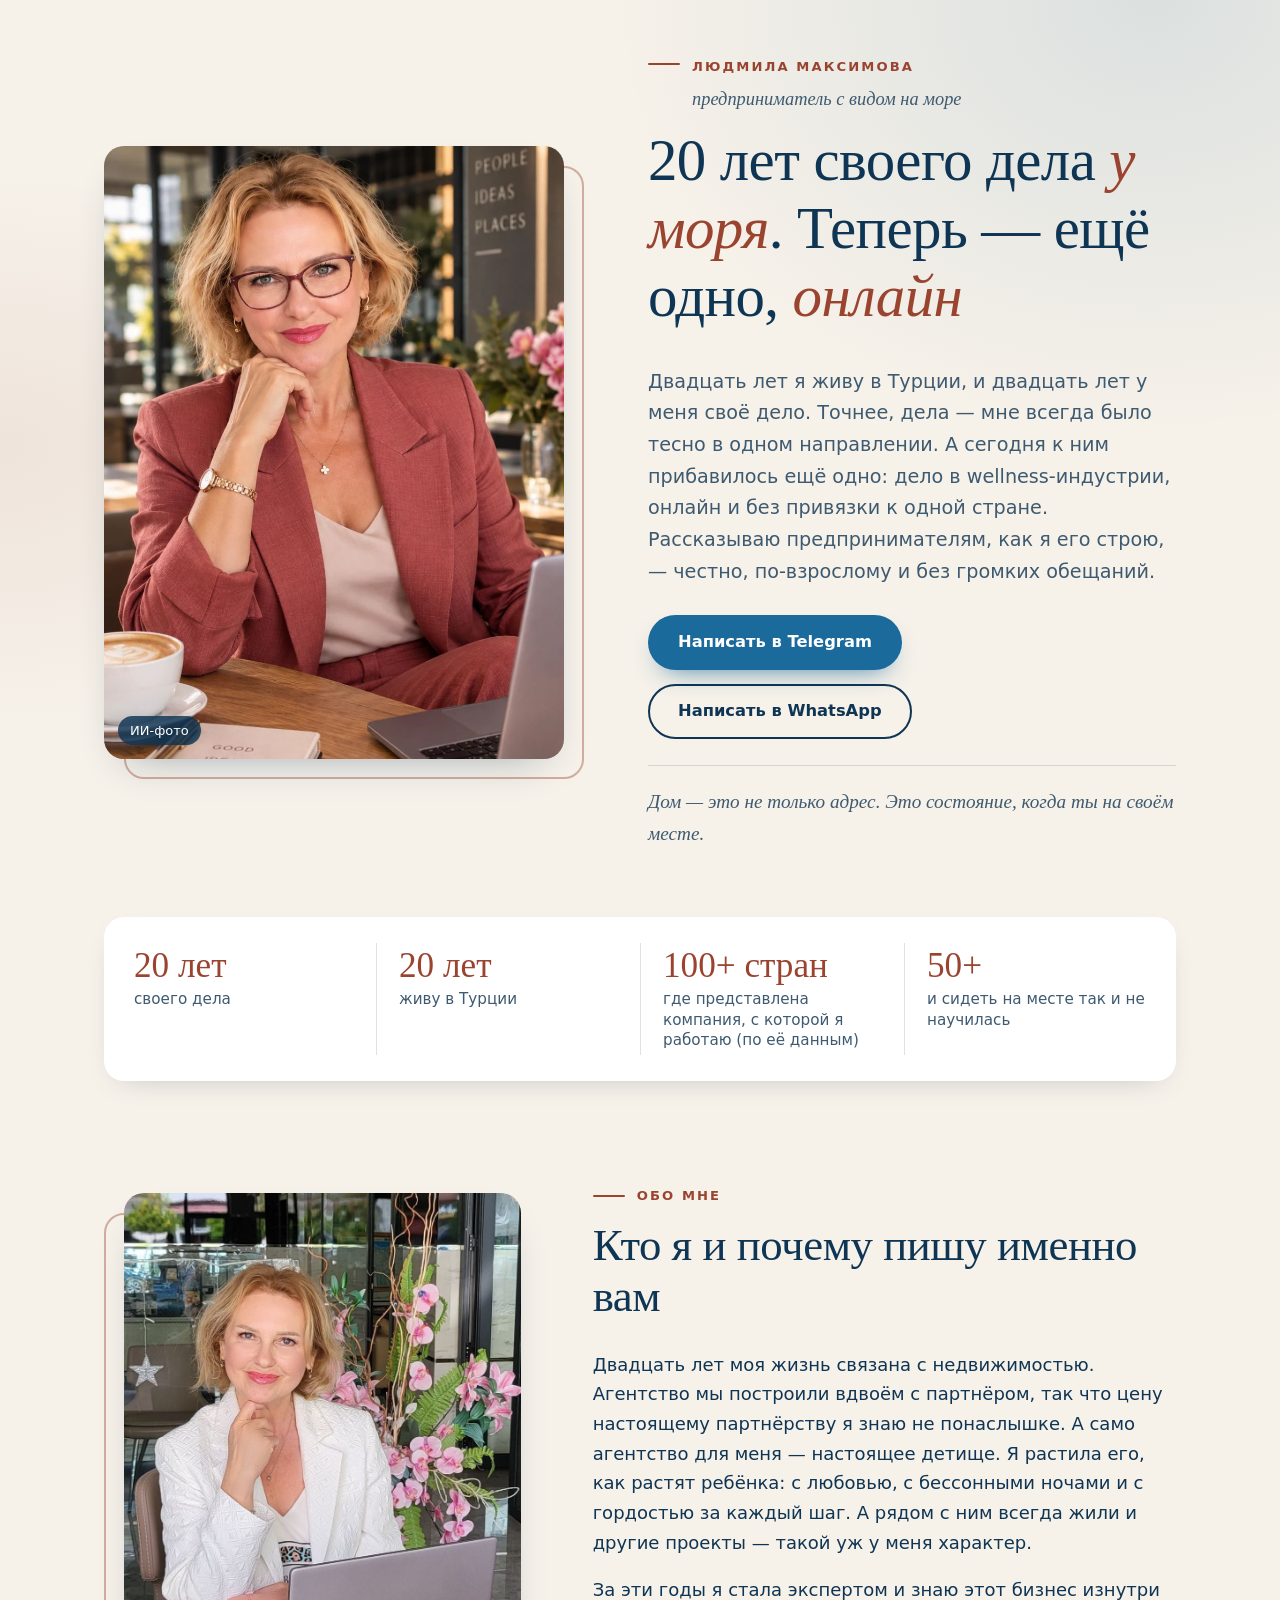
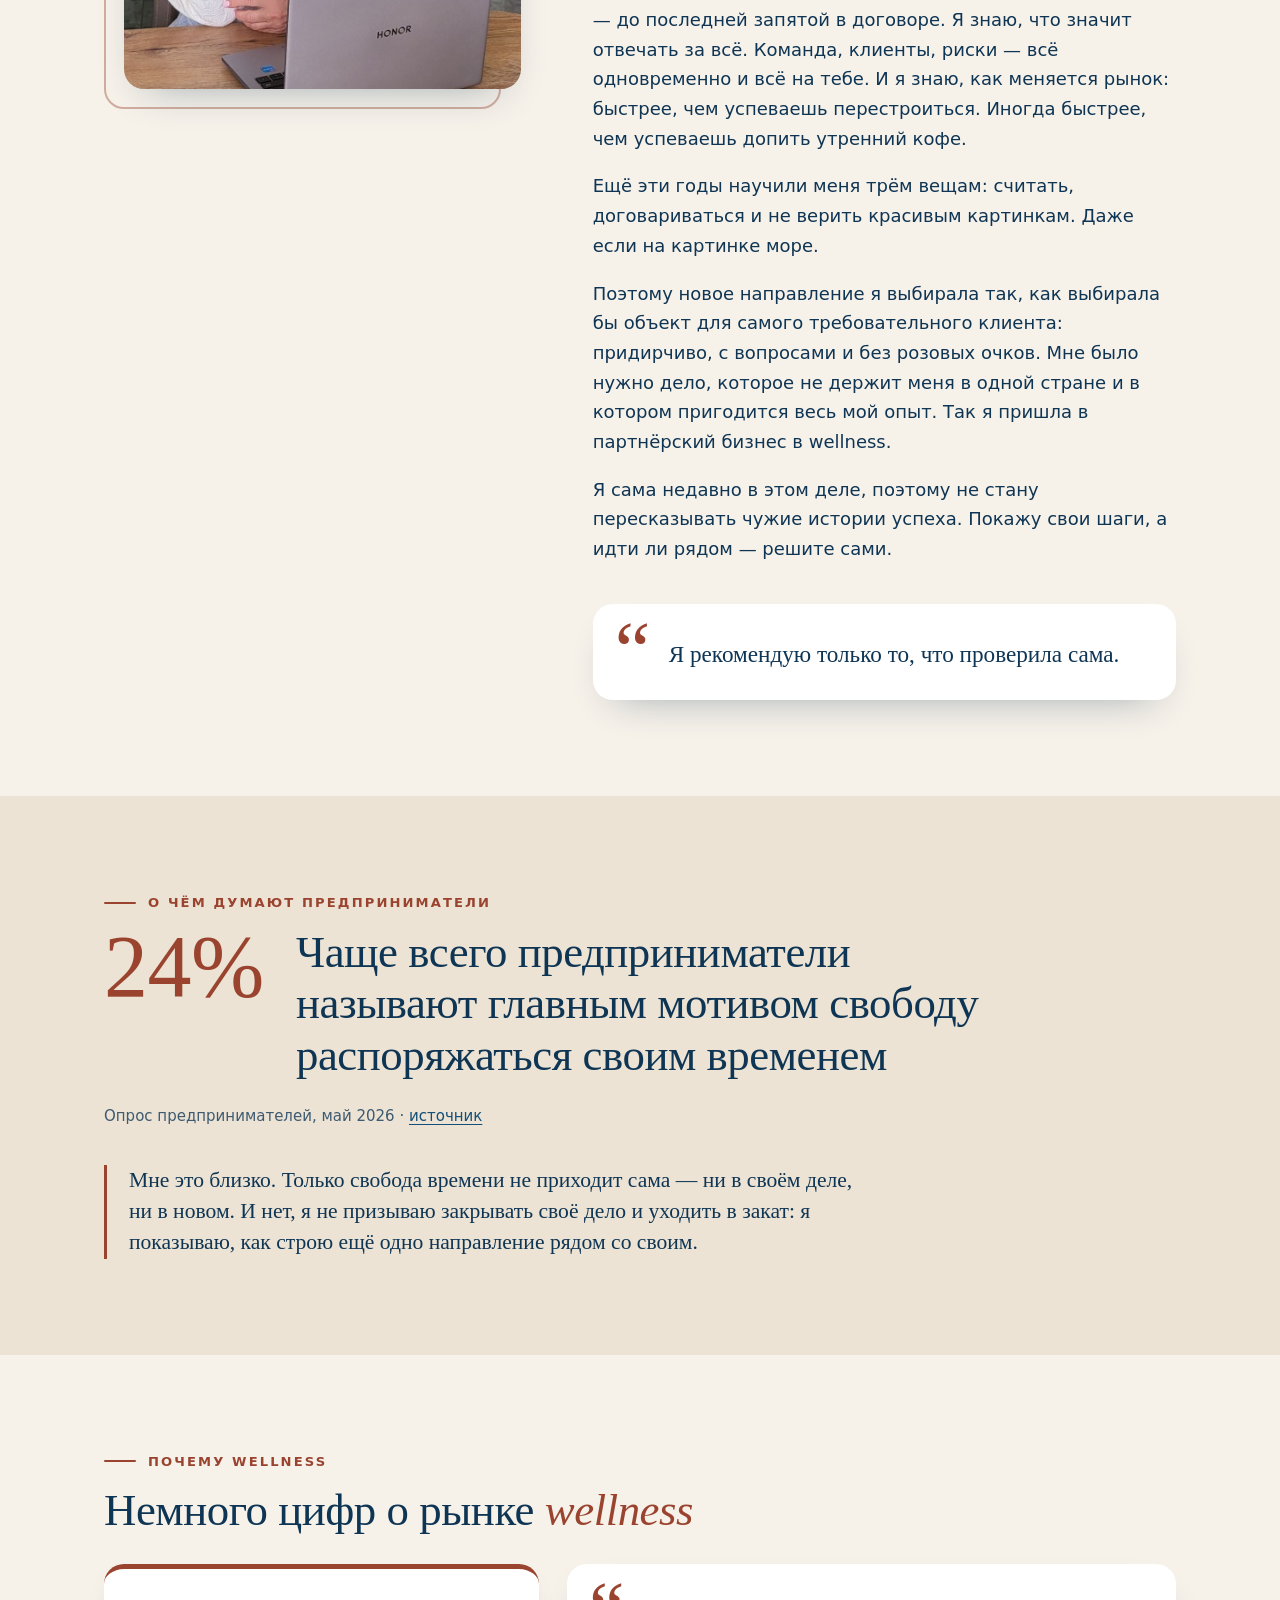
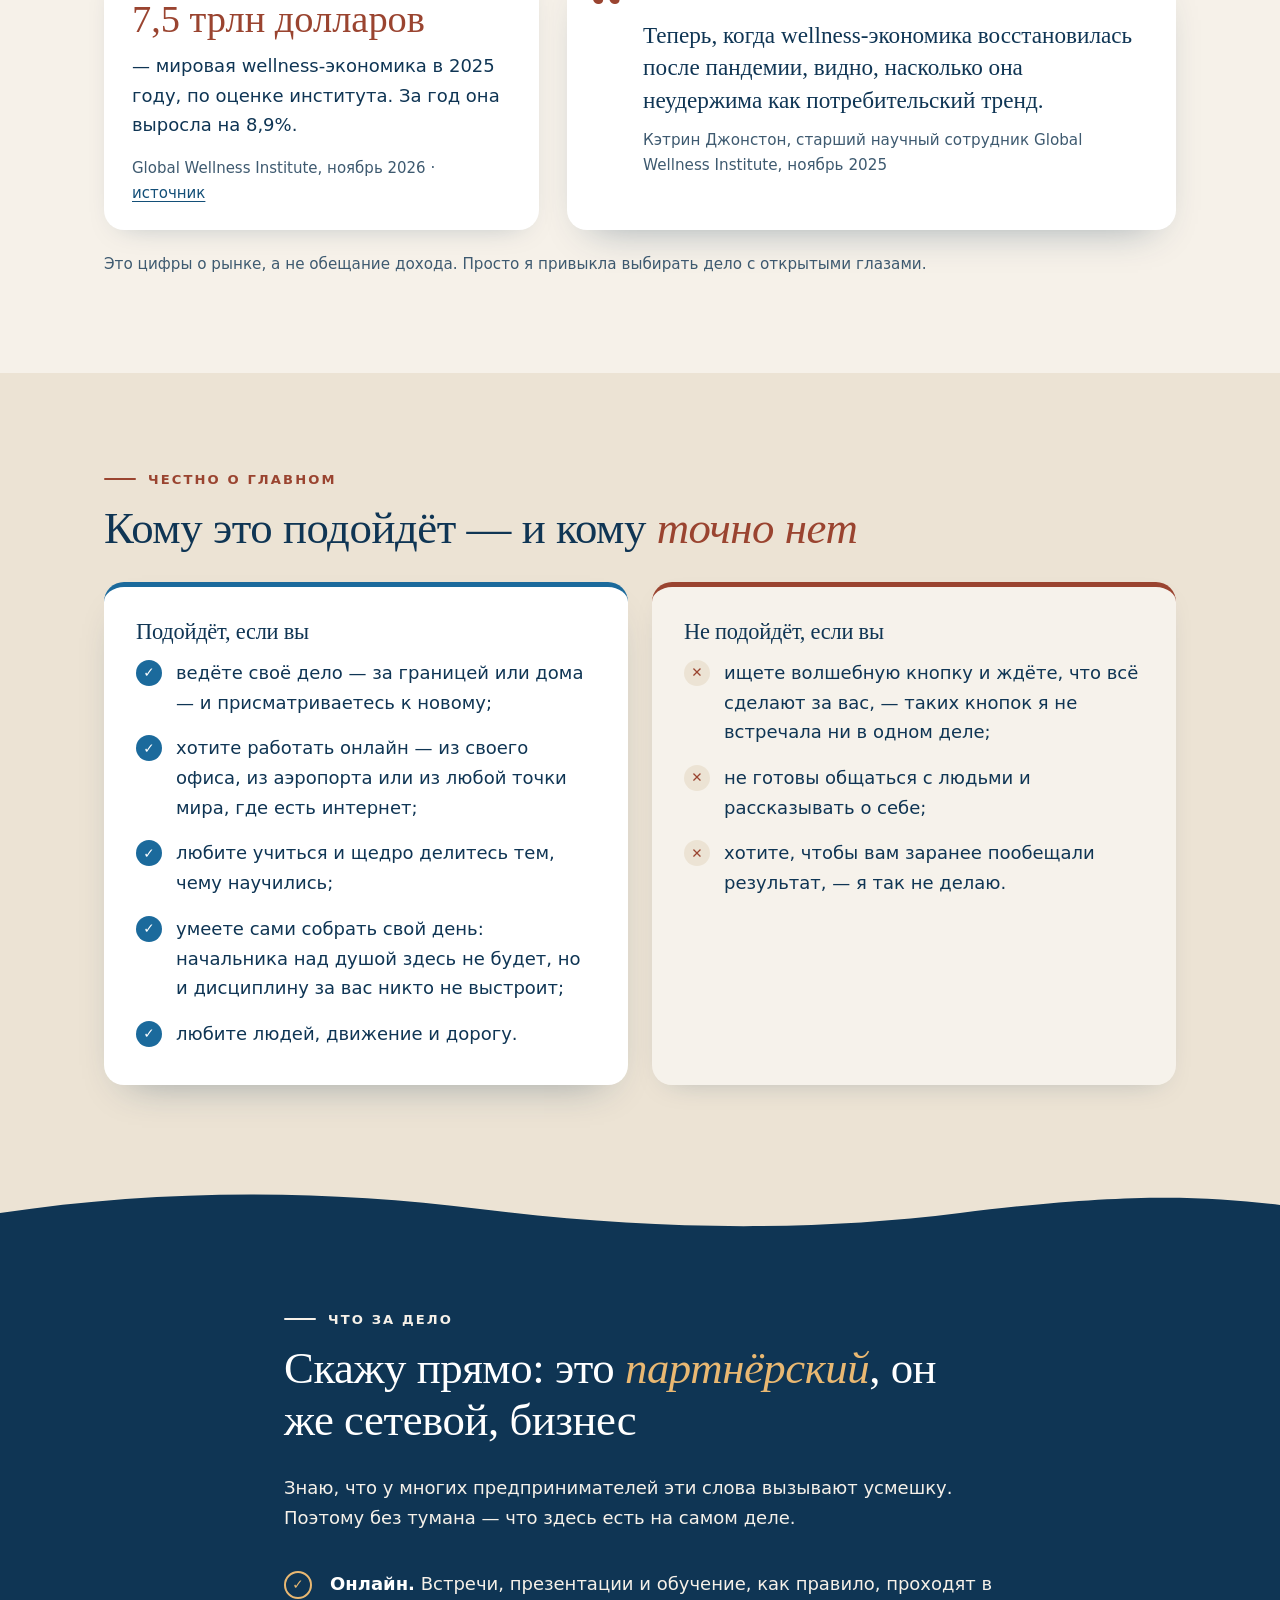
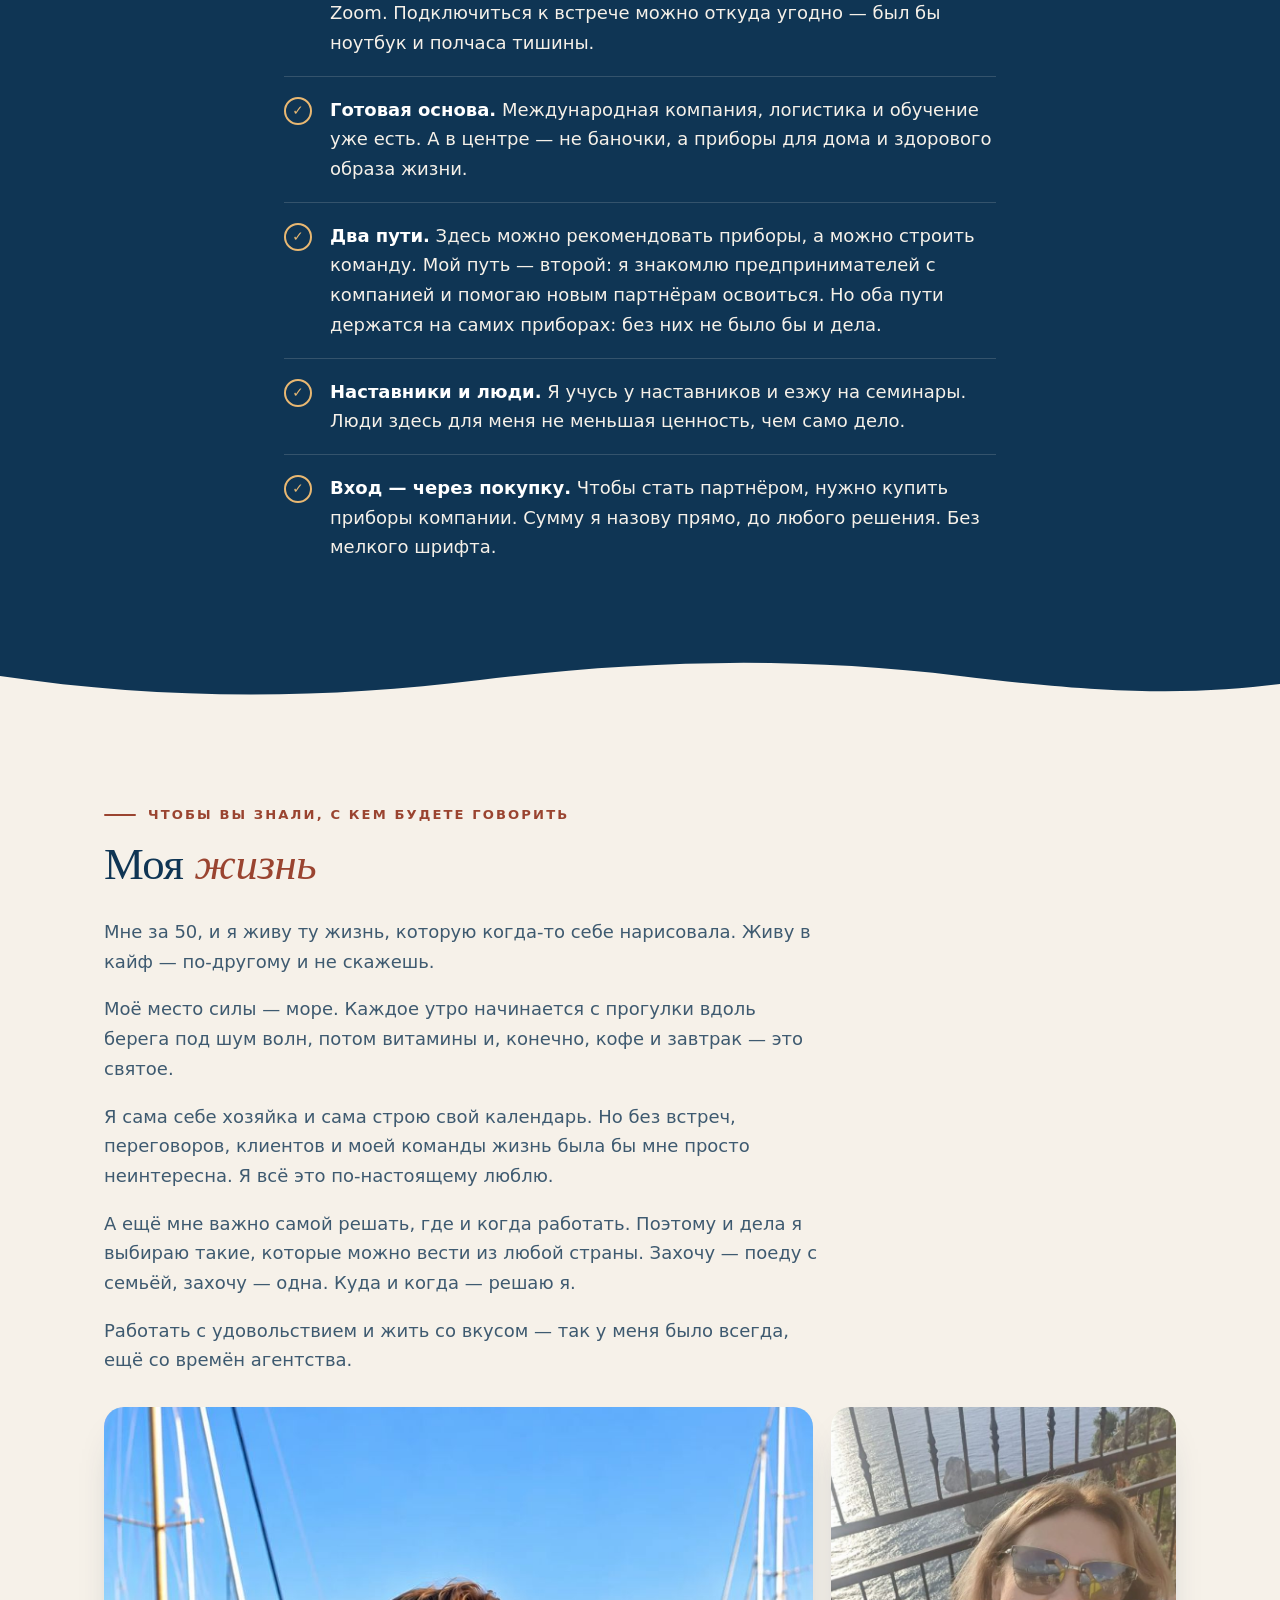
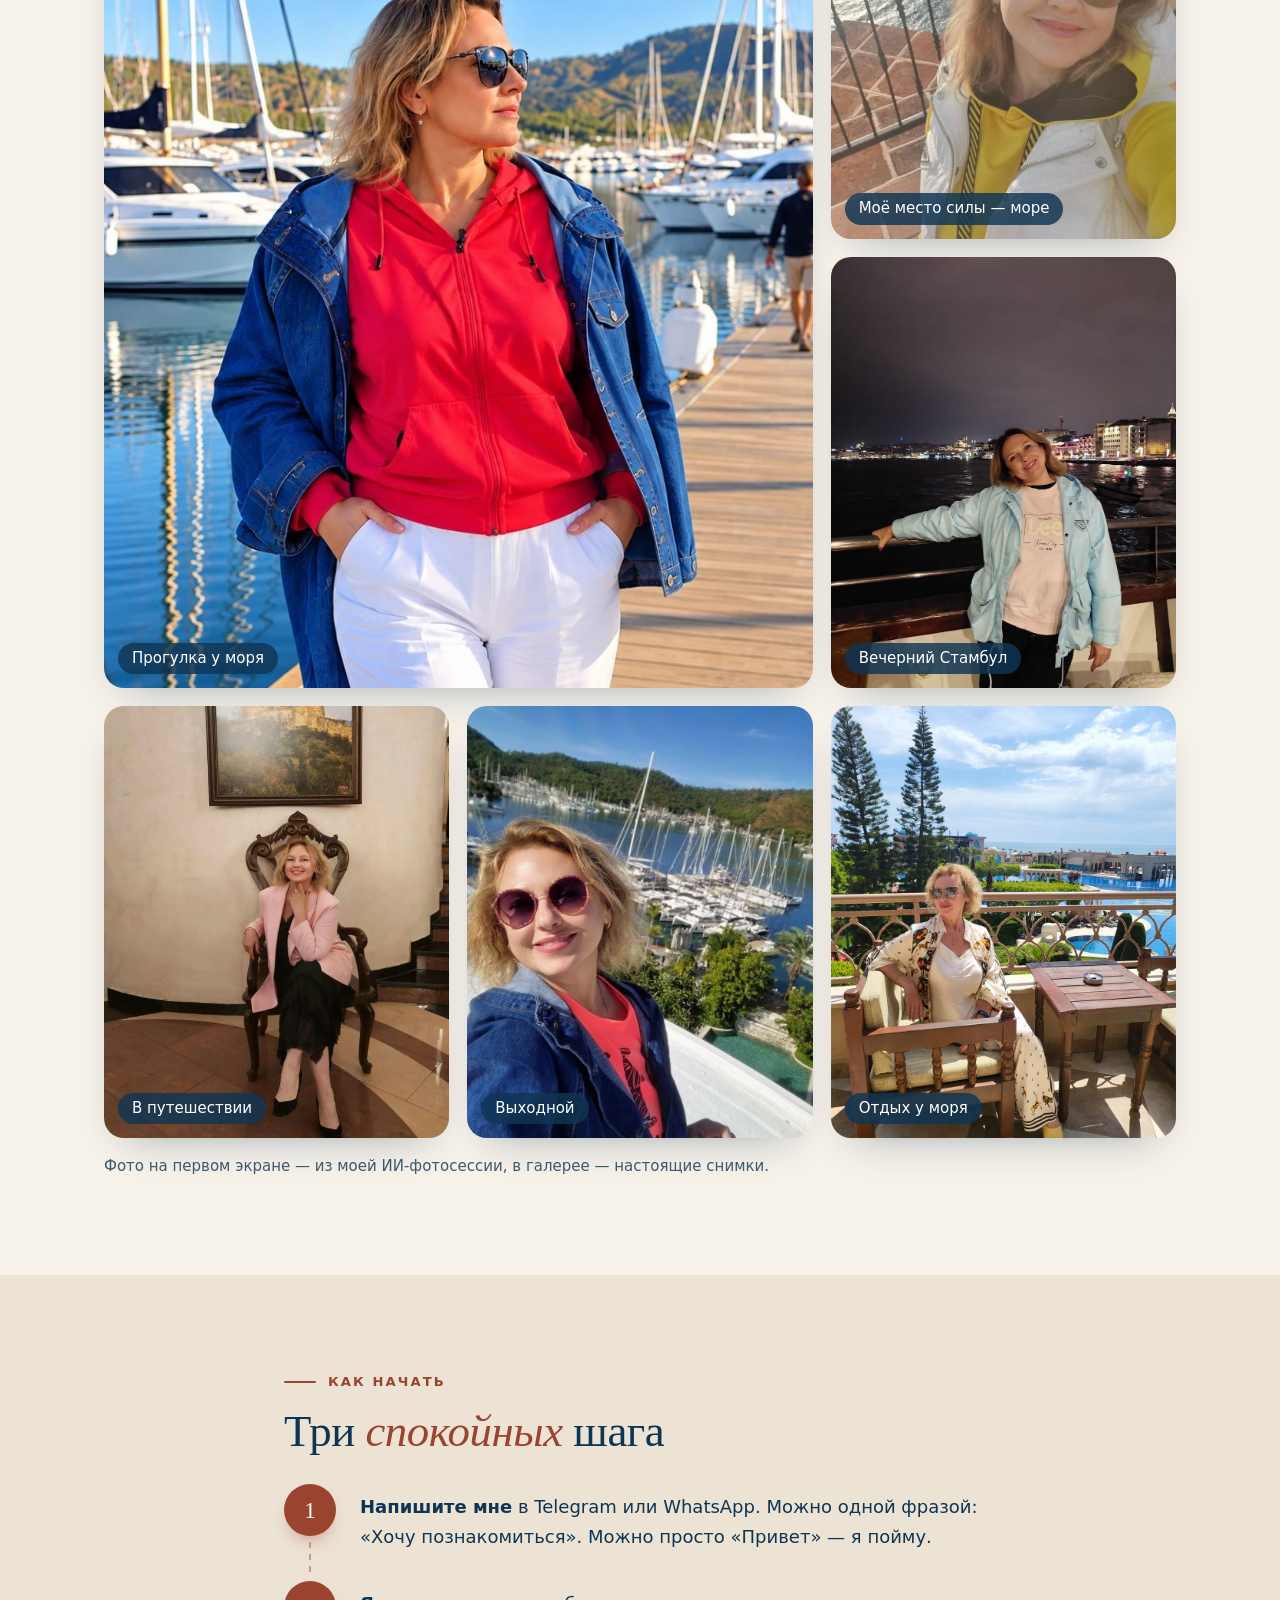
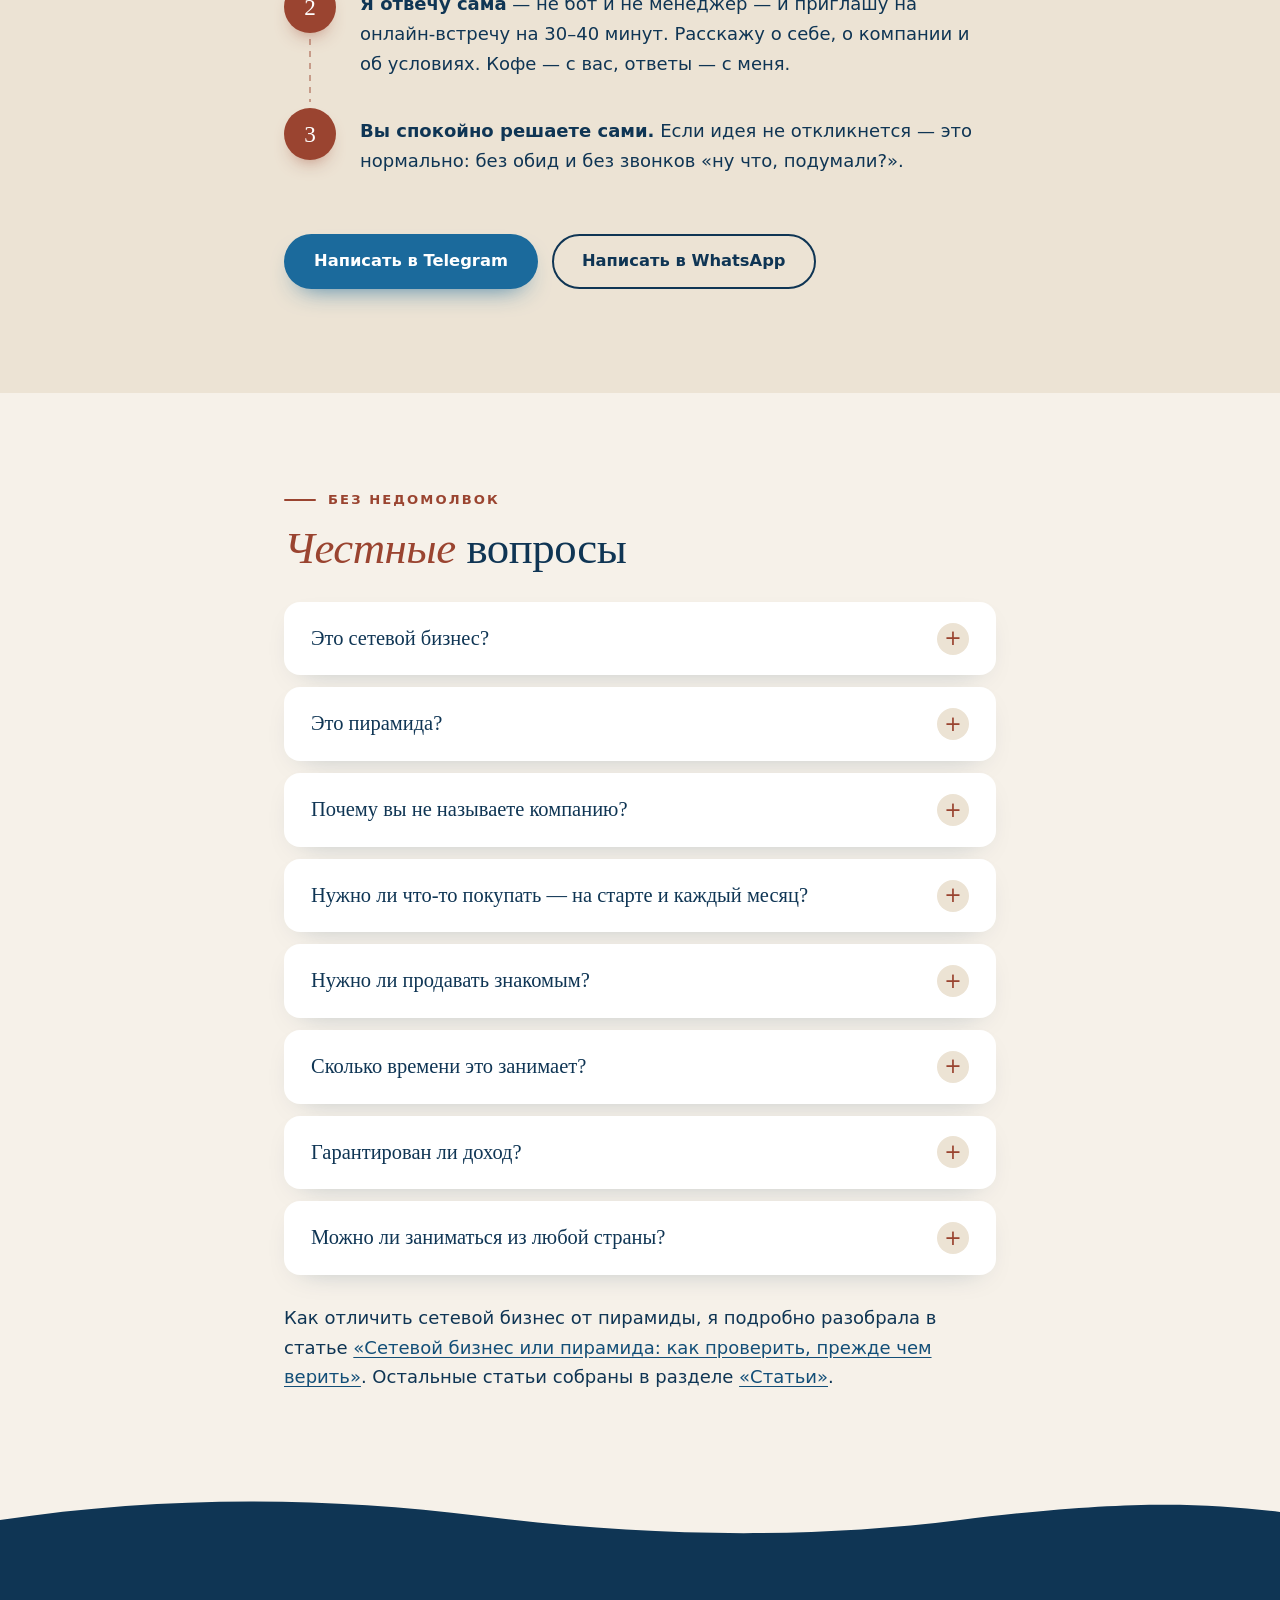
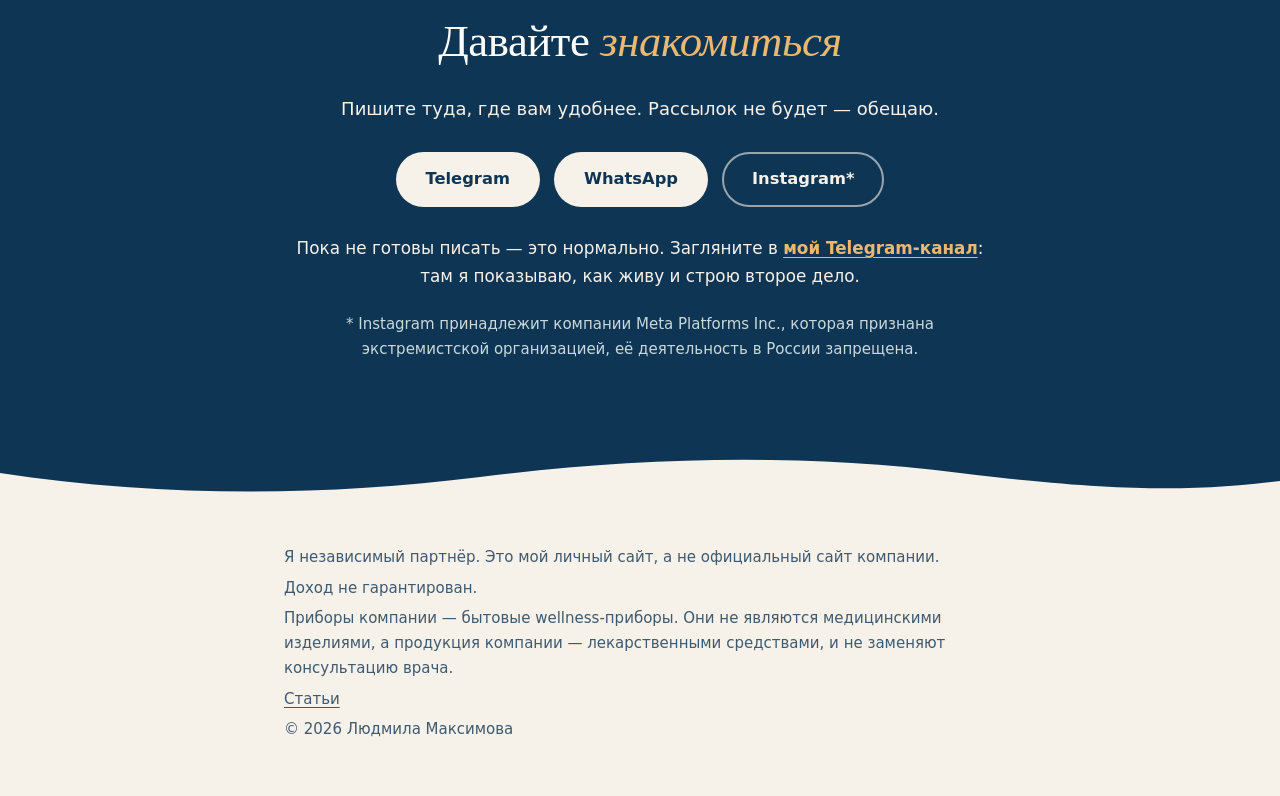
<file: index.html>
<!doctype html>
<html lang="ru">
<head>
  <meta charset="utf-8">
  <meta name="viewport" content="width=device-width, initial-scale=1">
  <title>Людмила Максимова — второе дело онлайн рядом со своим</title>
  <meta name="description" content="Людмила Максимова (Liudmila Maksimova), предприниматель с видом на море: 20 лет своего дела в Турции, теперь строю второе дело онлайн. Без громких обещаний.">
  <meta name="robots" content="index, follow, max-image-preview:large">
  <meta name="author" content="Людмила Максимова">
  <meta name="theme-color" content="#0f3554">
  <link rel="canonical" href="https://liudmila-maksimova.com/">

  <!-- Иконка сайта: во вкладке браузера, на экране телефона и в выдаче поисковиков -->
  <link rel="icon" href="favicon.svg" type="image/svg+xml">
  <link rel="icon" href="favicon-192.png" type="image/png" sizes="192x192">
  <link rel="apple-touch-icon" href="apple-touch-icon.png">

  <!-- Превью ссылки в Telegram, WhatsApp и соцсетях -->
  <meta property="og:type" content="website">
  <meta property="og:locale" content="ru_RU">
  <meta property="og:site_name" content="Людмила Максимова">
  <meta property="og:url" content="https://liudmila-maksimova.com/">
  <meta property="og:title" content="Людмила Максимова — предприниматель с видом на море">
  <meta property="og:description" content="20 лет своего дела в Турции. Теперь — ещё одно, онлайн. Рассказываю предпринимателям, как я его строю, честно и без громких обещаний.">
  <meta property="og:image" content="https://liudmila-maksimova.com/images/og.jpg">
  <meta property="og:image:width" content="900">
  <meta property="og:image:height" content="472">
  <meta property="og:image:alt" content="Людмила Максимова в своём офисе">
  <meta name="twitter:card" content="summary_large_image">
  <meta name="twitter:title" content="Людмила Максимова — предприниматель с видом на море">
  <meta name="twitter:description" content="20 лет своего дела в Турции. Теперь — ещё одно, онлайн. Рассказываю предпринимателям, как я его строю, честно и без громких обещаний.">
  <meta name="twitter:image" content="https://liudmila-maksimova.com/images/og.jpg">
  <meta name="twitter:image:alt" content="Людмила Максимова в своём офисе">

  <!--
    Карточки для поисковиков (JSON-LD): данные, а не программа.
    Сайт, страница-профиль, человек и честные вопросы связаны через @id.
    Вопросы-ответы нужны прежде всего Яндексу и ИИ-помощникам.
    Тексты вопросов и ответов должны дословно совпадать с блоком #faq ниже:
    правите ответ на странице — поправьте и здесь.
  -->
  <script type="application/ld+json">
  {
    "@context": "https://schema.org",
    "@graph": [
      {
        "@type": "WebSite",
        "@id": "https://liudmila-maksimova.com/#website",
        "url": "https://liudmila-maksimova.com/",
        "name": "Людмила Максимова",
        "alternateName": "Предприниматель с видом на море",
        "inLanguage": "ru-RU",
        "publisher": { "@id": "https://liudmila-maksimova.com/#person" }
      },
      {
        "@type": "ProfilePage",
        "@id": "https://liudmila-maksimova.com/#webpage",
        "url": "https://liudmila-maksimova.com/",
        "name": "Людмила Максимова — второе дело онлайн рядом со своим",
        "description": "Людмила Максимова, предприниматель с видом на море: 20 лет в Турции, 20 лет своего дела. Показывает, как строит второе дело онлайн, честно и без громких обещаний.",
        "inLanguage": "ru-RU",
        "isPartOf": { "@id": "https://liudmila-maksimova.com/#website" },
        "mainEntity": { "@id": "https://liudmila-maksimova.com/#person" },
        "dateCreated": "2026-11-21",
        "dateModified": "2026-11-24"
      },
      {
        "@type": "Person",
        "@id": "https://liudmila-maksimova.com/#person",
        "name": "Людмила Максимова",
        "alternateName": "Liudmila Maksimova",
        "jobTitle": "Предприниматель",
        "description": "Предприниматель с видом на море: 20 лет в Турции, 20 лет своего дела. Показывает предпринимателям, как строит второе дело онлайн.",
        "url": "https://liudmila-maksimova.com/",
        "image": {
          "@type": "ImageObject",
          "url": "https://liudmila-maksimova.com/images/about-office.jpg",
          "width": 900,
          "height": 1125,
          "caption": "Людмила Максимова в своём офисе"
        },
        "homeLocation": { "@type": "Country", "name": "Турция" },
        "knowsAbout": ["Предпринимательство", "Недвижимость", "Онлайн-бизнес", "Партнёрский бизнес", "Wellness"],
        "sameAs": [
          "https://t.me/LiudmilaFinance",
          "https://t.me/oberegworld",
          "https://www.instagram.com/liudmila.new.finance"
        ]
      },
      {
        "@type": "FAQPage",
        "@id": "https://liudmila-maksimova.com/#faq",
        "url": "https://liudmila-maksimova.com/",
        "inLanguage": "ru-RU",
        "isPartOf": { "@id": "https://liudmila-maksimova.com/#website" },
        "mainEntity": [
          {
            "@type": "Question",
            "name": "Это сетевой бизнес?",
            "acceptedAnswer": { "@type": "Answer", "text": "Да. И мне важно, чтобы вы услышали это от меня сразу, а не догадались потом." }
          },
          {
            "@type": "Question",
            "name": "Это пирамида?",
            "acceptedAnswer": { "@type": "Answer", "text": "Справедливый вопрос — я задавала его сама, и не один раз. Главный признак пирамиды: деньги приходят от взносов новых участников, а не от продажи реальных товаров. Вход здесь — тоже покупка, так что вопрос законный. На встрече я покажу документы компании о приборах и о том, из чего складывается вознаграждение партнёров, а выводы вы сделаете сами. Я за то, чтобы проверять, а не верить." }
          },
          {
            "@type": "Question",
            "name": "Почему вы не называете компанию?",
            "acceptedAnswer": { "@type": "Answer", "text": "Потому что сначала вы знакомитесь со мной. Компанию можно проверить по документам, а человека, с которым предстоит работать, — только поговорив. Название и документы вы получите раньше, чем понадобится что-то решать." }
          },
          {
            "@type": "Question",
            "name": "Нужно ли что-то покупать — на старте и каждый месяц?",
            "acceptedAnswer": { "@type": "Answer", "text": "На старте — да. Вход — это покупка приборов компании: вы получаете их, пользуетесь сами и рассказываете людям о своём опыте. Так это дело и устроено. Точную сумму и состав покупки назову, как только спросите. А вот обязательных ежемесячных покупок нет — ни чтобы оставаться партнёром, ни чтобы получать вознаграждение. Это я тоже говорю сразу." }
          },
          {
            "@type": "Question",
            "name": "Нужно ли продавать знакомым?",
            "acceptedAnswer": { "@type": "Answer", "text": "Ходить по знакомым с каталогом не придётся. Но скажу честно: рекомендовать приборы — это и есть продажи, просто без прилавка. Можно идти этим путём, а можно строить команду, но без общения с людьми не работает ни один из них. Как это выглядит в жизни, покажу на встрече." }
          },
          {
            "@type": "Question",
            "name": "Сколько времени это занимает?",
            "acceptedAnswer": { "@type": "Answer", "text": "Универсального ответа нет. Я покажу, сколько времени уходит у меня — на планёрки, звонки и встречи, — а вы решите, подходит ли вам такой ритм." }
          },
          {
            "@type": "Question",
            "name": "Гарантирован ли доход?",
            "acceptedAnswer": { "@type": "Answer", "text": "Нет. Гарантий дохода здесь нет. А если кто-то обещает вам обратное, это хороший повод насторожиться." }
          },
          {
            "@type": "Question",
            "name": "Можно ли заниматься из любой страны?",
            "acceptedAnswer": { "@type": "Answer", "text": "Дело ведётся онлайн, и партнёры в моей команде живут в разных странах. Условия в разных странах могут отличаться — для вашей я уточню заранее, чтобы обошлось без сюрпризов." }
          }
        ]
      }
    ]
  }
  </script>

  <link rel="stylesheet" href="styles.css">
</head>
<body>
  <a class="skip-link" href="#main">Перейти к содержанию</a>

  <header class="hero">
    <div class="container hero__inner">
      <figure class="hero__figure">
        <img class="hero__photo" src="images/hero.jpg" alt="ИИ-фото: Людмила в очках и кирпичном пиджаке за столиком с кофе и ноутбуком" width="900" height="1600" fetchpriority="high">
        <figcaption class="hero__ai">ИИ-фото</figcaption>
      </figure>
      <div class="hero__text">
        <p class="eyebrow eyebrow--name"><span>Людмила Максимова <span class="eyebrow__tag">предприниматель с&nbsp;видом&nbsp;на&nbsp;море</span></span></p>
        <h1>20 лет своего дела <em>у моря</em>. Теперь — ещё одно, <em>онлайн</em></h1>
        <p class="lead">Двадцать лет я живу в Турции, и двадцать лет у меня своё дело. Точнее, дела — мне всегда было тесно в одном направлении. А сегодня к ним прибавилось ещё одно: дело в wellness-индустрии, онлайн и без привязки к одной стране. Рассказываю предпринимателям, как я его строю, — честно, по-взрослому и без громких обещаний.</p>
        <div class="actions">
          <a class="btn btn--primary" href="https://t.me/LiudmilaFinance">Написать в Telegram</a>
          <a class="btn btn--secondary" href="https://wa.me/905346642710?text=Пишу%20с%20сайта">Написать в WhatsApp</a>
        </div>
        <p class="tagline">Дом — это не только адрес. Это состояние, когда ты на своём месте.</p>
      </div>
    </div>
    <div class="container">
      <ul class="stats" aria-label="Коротко обо мне">
        <li><span class="stats__num">20 лет</span><span class="stats__label">своего дела</span></li>
        <li><span class="stats__num">20 лет</span><span class="stats__label">живу в Турции</span></li>
        <li><span class="stats__num">100+ стран</span><span class="stats__label">где представлена компания, с которой я работаю (по её данным)</span></li>
        <li><span class="stats__num">50+</span><span class="stats__label">и сидеть на месте так и не научилась</span></li>
      </ul>
    </div>
  </header>

  <main id="main">

    <section class="section" id="about" aria-labelledby="about-title">
      <div class="container about">
        <div class="about__head">
          <p class="eyebrow">Обо мне</p>
          <h2 id="about-title">Кто я и почему пишу именно вам</h2>
        </div>
        <figure class="about__figure">
          <img class="about__photo" src="images/about-office.jpg" alt="Людмила в своём офисе за ноутбуком, рука у подбородка" width="900" height="1125" loading="lazy">
        </figure>
        <div class="about__body">
        <p>Двадцать лет моя жизнь связана с недвижимостью. Агентство мы построили вдвоём с партнёром, так что цену настоящему партнёрству я знаю не понаслышке. А само агентство для меня — настоящее детище. Я растила его, как растят ребёнка: с любовью, с бессонными ночами и с гордостью за каждый шаг. А рядом с ним всегда жили и другие проекты — такой уж у меня характер.</p>
        <p>За эти годы я стала экспертом и знаю этот бизнес изнутри — до последней запятой в договоре. Я знаю, что значит отвечать за всё. Команда, клиенты, риски — всё одновременно и всё на тебе. И я знаю, как меняется рынок: быстрее, чем успеваешь перестроиться. Иногда быстрее, чем успеваешь допить утренний кофе.</p>
        <p>Ещё эти годы научили меня трём вещам: считать, договариваться и не верить красивым картинкам. Даже если на картинке море.</p>
        <p>Поэтому новое направление я выбирала так, как выбирала бы объект для самого требовательного клиента: придирчиво, с вопросами и без розовых очков. Мне было нужно дело, которое не держит меня в одной стране и в котором пригодится весь мой опыт. Так я пришла в партнёрский бизнес в wellness.</p>
        <p>Я сама недавно в этом деле, поэтому не стану пересказывать чужие истории успеха. Покажу свои шаги, а идти ли рядом — решите сами.</p>
        <blockquote class="quote">
          <p>Я рекомендую только то, что проверила сама.</p>
        </blockquote>
        </div>
      </div>
    </section>

    <section class="section section--tinted" id="context" aria-labelledby="context-title">
      <div class="container">
        <p class="eyebrow">О чём думают предприниматели</p>
        <div class="insight">
          <h2 id="context-title" class="insight__title"><span class="insight__number">24%</span> <span class="insight__text">Чаще всего предприниматели называют главным мотивом свободу распоряжаться своим временем</span></h2>
          <p class="fact__source">Опрос предпринимателей, май 2026 · <a href="https://www.retail.ru/news/54-predprinimateley-stolknulis-s-padeniem-vyruchki-26-maya-2026-278191/">источник</a></p>
        </div>
        <p class="context__note">Мне это близко. Только свобода времени не приходит сама — ни в своём деле, ни в новом. И нет, я не призываю закрывать своё дело и уходить в закат: я показываю, как строю ещё одно направление рядом со своим.</p>
      </div>
    </section>

    <section class="section" id="market" aria-labelledby="market-title">
      <div class="container">
        <p class="eyebrow">Почему wellness</p>
        <h2 id="market-title">Немного цифр о рынке <em>wellness</em></h2>
        <div class="market">
          <div class="market__card">
            <p class="market__num">7,5 трлн долларов</p>
            <p class="market__text">— мировая wellness-экономика в 2025 году, по оценке института. За год она выросла на 8,9%.</p>
            <p class="fact__source">Global Wellness Institute, ноябрь 2026 · <a href="https://globalwellnessinstitute.org/press-room/press-releases/global-wellness-economy-monitor-2026/">источник</a></p>
          </div>
          <blockquote class="quote quote--expert">
            <p>Теперь, когда wellness-экономика восстановилась после пандемии, видно, насколько она неудержима как потребительский тренд.</p>
            <footer class="quote__author">Кэтрин Джонстон, старший научный сотрудник Global Wellness Institute, ноябрь 2025</footer>
          </blockquote>
        </div>
        <p class="market__note">Это цифры о рынке, а не обещание дохода. Просто я привыкла выбирать дело с открытыми глазами.</p>
      </div>
    </section>

    <section class="section section--tinted" id="fit" aria-labelledby="fit-title">
      <div class="container">
        <p class="eyebrow">Честно о главном</p>
        <h2 id="fit-title">Кому это подойдёт — и кому <em>точно нет</em></h2>
        <div class="fit">
          <div class="fit__col fit__col--yes">
            <h3>Подойдёт, если вы</h3>
            <ul>
              <li>ведёте своё дело — за границей или дома — и присматриваетесь к новому;</li>
              <li>хотите работать онлайн — из своего офиса, из аэропорта или из любой точки мира, где есть интернет;</li>
              <li>любите учиться и щедро делитесь тем, чему научились;</li>
              <li>умеете сами собрать свой день: начальника над душой здесь не будет, но и дисциплину за вас никто не выстроит;</li>
              <li>любите людей, движение и дорогу.</li>
            </ul>
          </div>
          <div class="fit__col fit__col--no">
            <h3>Не подойдёт, если вы</h3>
            <ul>
              <li>ищете волшебную кнопку и ждёте, что всё сделают за вас, — таких кнопок я не встречала ни в одном деле;</li>
              <li>не готовы общаться с людьми и рассказывать о себе;</li>
              <li>хотите, чтобы вам заранее пообещали результат, — я так не делаю.</li>
            </ul>
          </div>
        </div>
      </div>
    </section>

    <div class="wave wave--from-tinted" aria-hidden="true"><svg viewBox="0 0 1440 56" preserveAspectRatio="none" focusable="false"><path d="M0,32 C180,8 360,8 540,28 C720,48 900,52 1080,32 C1260,12 1350,14 1440,24 L1440,56 L0,56 Z"/></svg></div>
    <section class="section section--dark" id="business" aria-labelledby="business-title">
      <div class="container narrow">
        <p class="eyebrow">Что за дело</p>
        <h2 id="business-title">Скажу прямо: это <em>партнёрский</em>, он же сетевой, бизнес</h2>
        <p>Знаю, что у многих предпринимателей эти слова вызывают усмешку. Поэтому без тумана — что здесь есть на самом деле.</p>
        <ul class="points">
          <li><strong>Онлайн.</strong> Встречи, презентации и обучение, как правило, проходят в Zoom. Подключиться к встрече можно откуда угодно — был бы ноутбук и полчаса тишины.</li>
          <li><strong>Готовая основа.</strong> Международная компания, логистика и обучение уже есть. А в центре — не баночки, а приборы для дома и здорового образа жизни.</li>
          <li><strong>Два пути.</strong> Здесь можно рекомендовать приборы, а можно строить команду. Мой путь — второй: я знакомлю предпринимателей с компанией и помогаю новым партнёрам освоиться. Но оба пути держатся на самих приборах: без них не было бы и дела.</li>
          <li><strong>Наставники и люди.</strong> Я учусь у наставников и езжу на семинары. Люди здесь для меня не меньшая ценность, чем само дело.</li>
          <li><strong>Вход — через покупку.</strong> Чтобы стать партнёром, нужно купить приборы компании. Сумму я назову прямо, до любого решения. Без мелкого шрифта.</li>
        </ul>
      </div>
    </section>
    <div class="wave wave--down" aria-hidden="true"><svg viewBox="0 0 1440 56" preserveAspectRatio="none" focusable="false"><path d="M0,32 C180,8 360,8 540,28 C720,48 900,52 1080,32 C1260,12 1350,14 1440,24 L1440,56 L0,56 Z"/></svg></div>

    <section class="section" id="life" aria-labelledby="life-title">
      <div class="container">
        <p class="eyebrow">Чтобы вы знали, с кем будете говорить</p>
        <h2 id="life-title">Моя <em>жизнь</em></h2>
        <div class="section__intro">
          <p>Мне за 50, и я живу ту жизнь, которую когда-то себе нарисовала. Живу в кайф — по-другому и не скажешь.</p>
          <p>Моё место силы — море. Каждое утро начинается с прогулки вдоль берега под шум волн, потом витамины и, конечно, кофе и завтрак — это святое.</p>
          <p>Я сама себе хозяйка и сама строю свой календарь. Но без встреч, переговоров, клиентов и моей команды жизнь была бы мне просто неинтересна. Я всё это по-настоящему люблю.</p>
          <p>А ещё мне важно самой решать, где и когда работать. Поэтому и дела я выбираю такие, которые можно вести из любой страны. Захочу — поеду с семьёй, захочу — одна. Куда и когда — решаю я.</p>
          <p>Работать с удовольствием и жить со вкусом — так у меня было всегда, ещё со времён агентства.</p>
        </div>
        <ul class="gallery gallery--mosaic">
          <li class="gallery__item gallery__item--big"><img src="images/life-marina.jpg" alt="Людмила в джинсовой куртке идёт по причалу" width="900" height="1600" loading="lazy"><span class="gallery__caption">Прогулка у моря</span></li>
          <li class="gallery__item gallery__item--right"><img src="images/life-sea-view.jpg" alt="Людмила в солнечных очках на смотровой площадке над морем" width="1200" height="900" loading="lazy"><span class="gallery__caption">Моё место силы — море</span></li>
          <li class="gallery__item"><img src="images/life-istanbul.jpg" alt="Людмила вечером на набережной Стамбула, улыбается" width="900" height="1200" loading="lazy"><span class="gallery__caption">Вечерний Стамбул</span></li>
          <li class="gallery__item gallery__item--low"><img src="images/life-travel.jpg" alt="Людмила в розовом пиджаке сидит в резном кресле под картиной" width="652" height="1200" loading="lazy"><span class="gallery__caption">В путешествии</span></li>
          <li class="gallery__item"><img src="images/life-weekend.jpg" alt="Людмила в солнечных очках улыбается на фоне бухты" width="900" height="1200" loading="lazy"><span class="gallery__caption">Выходной</span></li>
          <li class="gallery__item gallery__item--low"><img src="images/life-terrace.jpg" alt="Людмила в солнечных очках на террасе с видом на море" width="900" height="1200" loading="lazy"><span class="gallery__caption">Отдых у моря</span></li>
        </ul>
        <p class="gallery__note">Фото на первом экране — из моей ИИ-фотосессии, в галерее — настоящие снимки.</p>
      </div>
    </section>

    <section class="section section--tinted" id="start" aria-labelledby="start-title">
      <div class="container narrow">
        <p class="eyebrow">Как начать</p>
        <h2 id="start-title">Три <em>спокойных</em> шага</h2>
        <ol class="steps">
          <li><strong>Напишите мне</strong> в Telegram или WhatsApp. Можно одной фразой: «Хочу познакомиться». Можно просто «Привет» — я пойму.</li>
          <li><strong>Я отвечу сама</strong> — не бот и не менеджер — и приглашу на онлайн-встречу на 30–40 минут. Расскажу о себе, о компании и об условиях. Кофе — с вас, ответы — с меня.</li>
          <li><strong>Вы спокойно решаете сами.</strong> Если идея не откликнется — это нормально: без обид и без звонков «ну что, подумали?».</li>
        </ol>
        <div class="actions">
          <a class="btn btn--primary" href="https://t.me/LiudmilaFinance">Написать в Telegram</a>
          <a class="btn btn--secondary" href="https://wa.me/905346642710?text=Пишу%20с%20сайта">Написать в WhatsApp</a>
        </div>
      </div>
    </section>

    <section class="section" id="faq" aria-labelledby="faq-title">
      <div class="container narrow">
        <p class="eyebrow">Без недомолвок</p>
        <h2 id="faq-title"><em>Честные</em> вопросы</h2>
        <div class="faq">
          <details>
            <summary>Это сетевой бизнес?</summary>
            <p>Да. И мне важно, чтобы вы услышали это от меня сразу, а не догадались потом.</p>
          </details>
          <details>
            <summary>Это пирамида?</summary>
            <p>Справедливый вопрос — я задавала его сама, и не один раз. Главный признак пирамиды: деньги приходят от взносов новых участников, а не от продажи реальных товаров. Вход здесь — тоже покупка, так что вопрос законный. На встрече я покажу документы компании о приборах и о том, из чего складывается вознаграждение партнёров, а выводы вы сделаете сами. Я за то, чтобы проверять, а не верить.</p>
          </details>
          <details>
            <summary>Почему вы не называете компанию?</summary>
            <p>Потому что сначала вы знакомитесь со мной. Компанию можно проверить по документам, а человека, с которым предстоит работать, — только поговорив. Название и документы вы получите раньше, чем понадобится что-то решать.</p>
          </details>
          <details>
            <summary>Нужно ли что-то покупать — на старте и каждый месяц?</summary>
            <p>На старте — да. Вход — это покупка приборов компании: вы получаете их, пользуетесь сами и рассказываете людям о своём опыте. Так это дело и устроено. Точную сумму и состав покупки назову, как только спросите.</p>
            <p>А вот обязательных ежемесячных покупок нет — ни чтобы оставаться партнёром, ни чтобы получать вознаграждение. Это я тоже говорю сразу.</p>
          </details>
          <details>
            <summary>Нужно ли продавать знакомым?</summary>
            <p>Ходить по знакомым с каталогом не придётся. Но скажу честно: рекомендовать приборы — это и есть продажи, просто без прилавка. Можно идти этим путём, а можно строить команду, но без общения с людьми не работает ни один из них. Как это выглядит в жизни, покажу на встрече.</p>
          </details>
          <details>
            <summary>Сколько времени это занимает?</summary>
            <p>Универсального ответа нет. Я покажу, сколько времени уходит у меня — на планёрки, звонки и встречи, — а вы решите, подходит ли вам такой ритм.</p>
          </details>
          <details>
            <summary>Гарантирован ли доход?</summary>
            <p>Нет. Гарантий дохода здесь нет. А если кто-то обещает вам обратное, это хороший повод насторожиться.</p>
          </details>
          <details>
            <summary>Можно ли заниматься из любой страны?</summary>
            <p>Дело ведётся онлайн, и партнёры в моей команде живут в разных странах. Условия в разных странах могут отличаться — для вашей я уточню заранее, чтобы обошлось без сюрпризов.</p>
          </details>
        </div>
        <p class="faq__more">Как отличить сетевой бизнес от пирамиды, я подробно разобрала в статье <a href="blog/setevoy-biznes-ili-piramida.html">«Сетевой бизнес или пирамида: как проверить, прежде чем верить»</a>. Остальные статьи собраны в разделе <a href="blog/index.html">«Статьи»</a>.</p>
      </div>
    </section>

    <div class="wave" aria-hidden="true"><svg viewBox="0 0 1440 56" preserveAspectRatio="none" focusable="false"><path d="M0,32 C180,8 360,8 540,28 C720,48 900,52 1080,32 C1260,12 1350,14 1440,24 L1440,56 L0,56 Z"/></svg></div>
    <section class="section section--dark" id="contacts" aria-labelledby="contacts-title">
      <div class="container narrow center">
        <h2 id="contacts-title">Давайте <em>знакомиться</em></h2>
        <p>Пишите туда, где вам удобнее. Рассылок не будет — обещаю.</p>
        <div class="actions actions--center">
          <a class="btn btn--light" href="https://t.me/LiudmilaFinance">Telegram</a>
          <a class="btn btn--light" href="https://wa.me/905346642710?text=Пишу%20с%20сайта">WhatsApp</a>
          <a class="btn btn--ghost" href="https://www.instagram.com/liudmila.new.finance/" aria-describedby="meta-note">Instagram<span aria-hidden="true">*</span></a>
        </div>
        <p class="contacts__channel">Пока не готовы писать — это нормально. Загляните в <a href="https://t.me/oberegworld">мой Telegram-канал</a>: там я показываю, как живу и строю второе дело.</p>
        <p class="note" id="meta-note"><span aria-hidden="true">* </span>Instagram принадлежит компании Meta Platforms Inc., которая признана экстремистской организацией, её деятельность в России запрещена.</p>
      </div>
    </section>
    <div class="wave wave--down" aria-hidden="true"><svg viewBox="0 0 1440 56" preserveAspectRatio="none" focusable="false"><path d="M0,32 C180,8 360,8 540,28 C720,48 900,52 1080,32 C1260,12 1350,14 1440,24 L1440,56 L0,56 Z"/></svg></div>

  </main>

  <footer class="footer">
    <div class="container narrow">
      <p>Я независимый партнёр. Это мой личный сайт, а не официальный сайт компании.</p>
      <p>Доход не гарантирован.</p>
      <p>Приборы компании — бытовые wellness-приборы. Они не являются медицинскими изделиями, а продукция компании — лекарственными средствами, и не заменяют консультацию врача.</p>
      <p><a href="blog/index.html">Статьи</a></p>
      <p>© 2026 Людмила Максимова</p>
    </div>
  </footer>
</body>
</html>
</file>
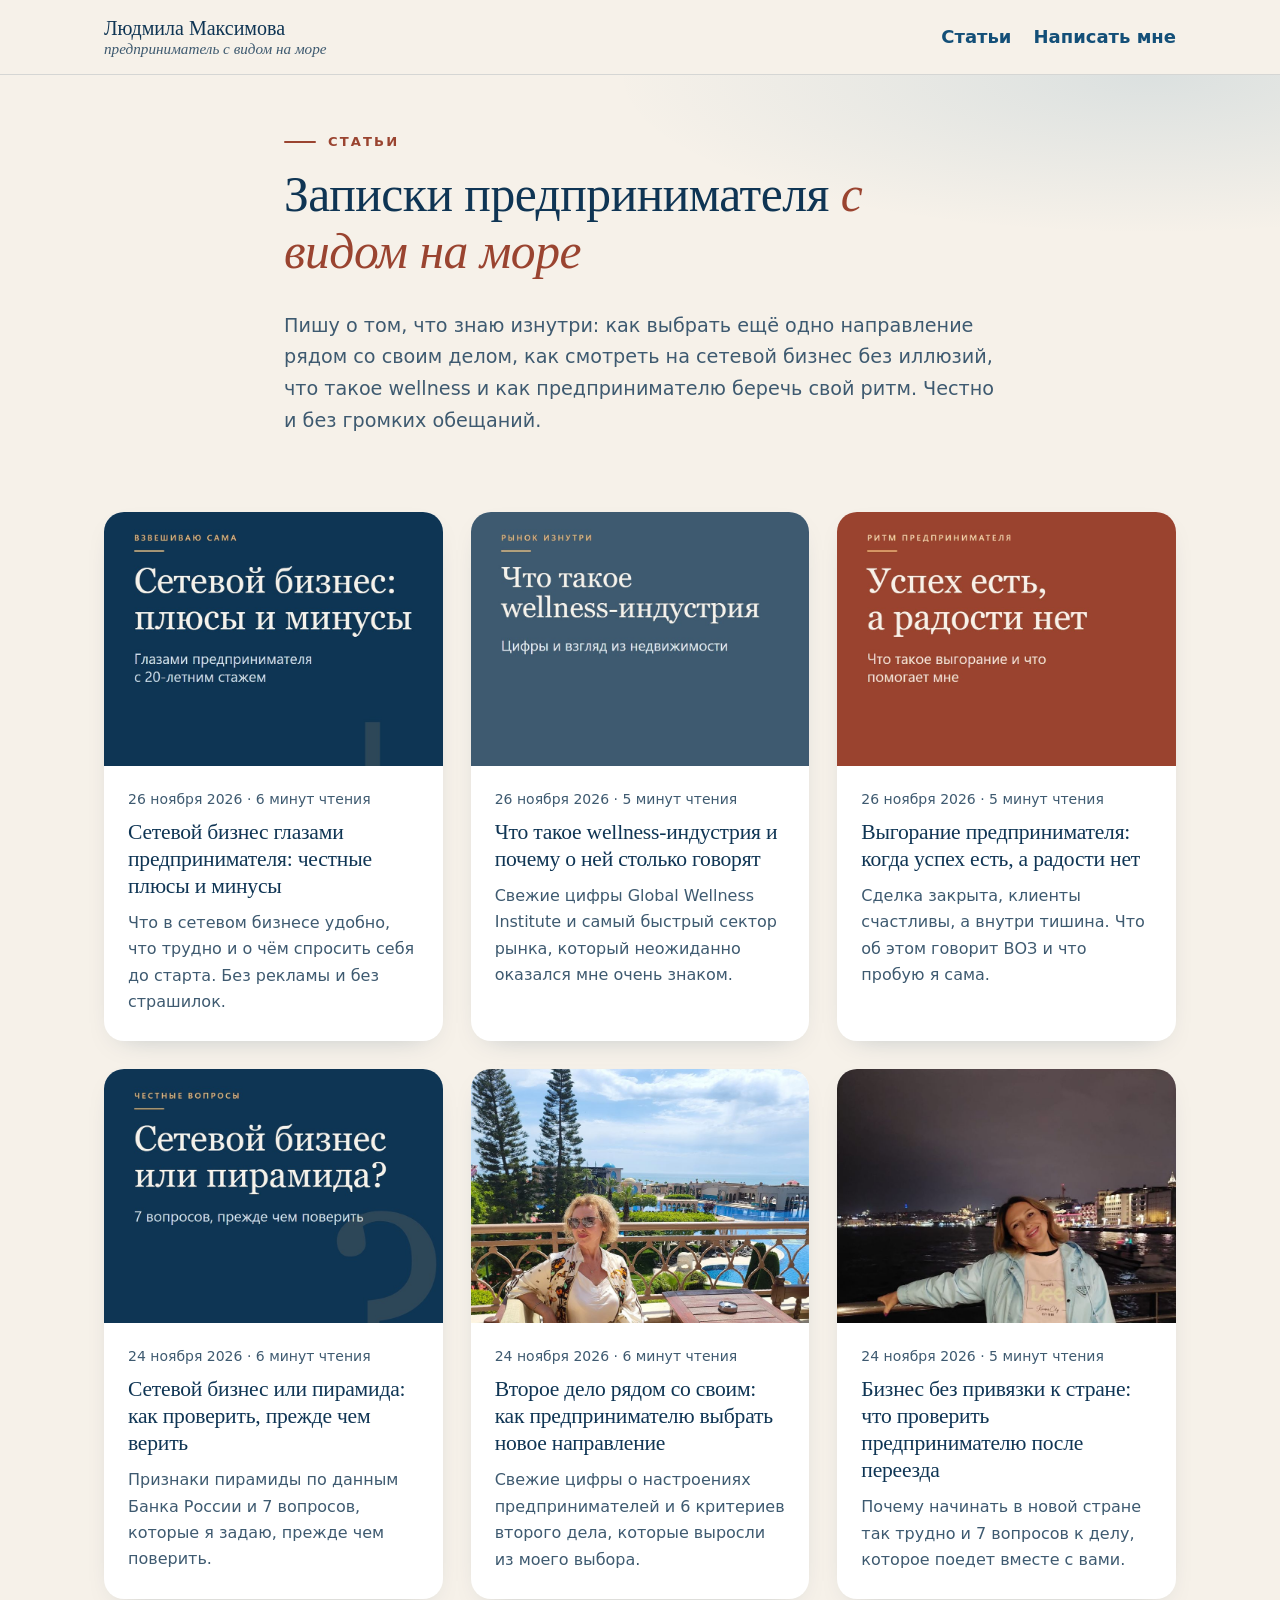
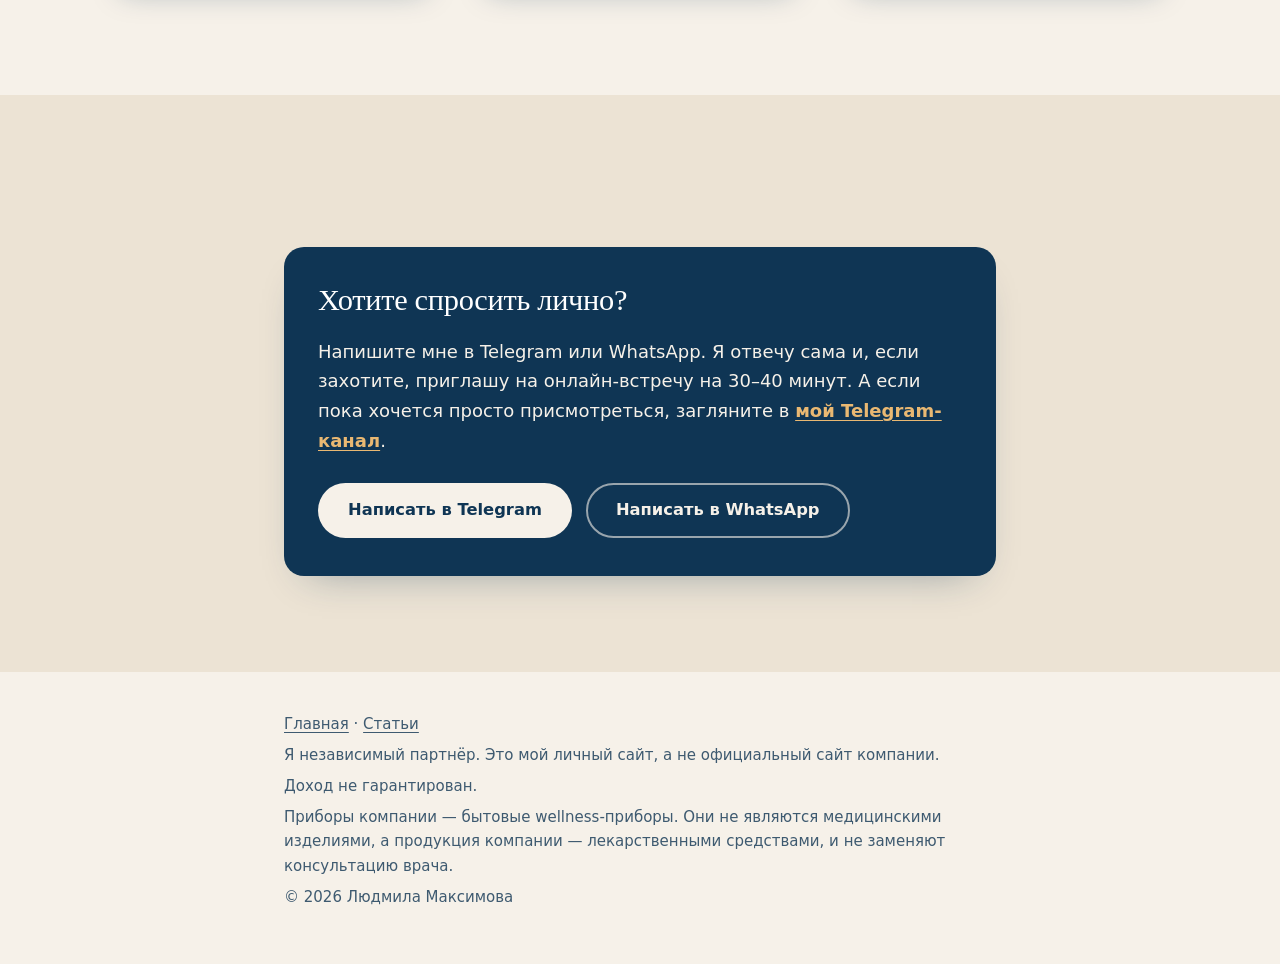
<file: blog/index.html>
<!doctype html>
<html lang="ru">
<head>
  <meta charset="utf-8">
  <meta name="viewport" content="width=device-width, initial-scale=1">
  <title>Статьи Людмилы Максимовой: второе дело, сетевой бизнес, wellness</title>
  <meta name="description" content="Второе дело рядом со своим, сетевой бизнес без иллюзий, wellness, ритм предпринимателя и работа из любой страны. Честно и без громких обещаний.">
  <meta name="robots" content="index, follow, max-image-preview:large">
  <meta name="author" content="Людмила Максимова">
  <meta name="theme-color" content="#0f3554">
  <link rel="canonical" href="https://liudmila-maksimova.com/blog/">

  <link rel="icon" href="../favicon.svg" type="image/svg+xml">
  <link rel="icon" href="../favicon-192.png" type="image/png" sizes="192x192">
  <link rel="apple-touch-icon" href="../apple-touch-icon.png">

  <!-- Превью ссылки в Telegram, WhatsApp и соцсетях -->
  <meta property="og:type" content="website">
  <meta property="og:locale" content="ru_RU">
  <meta property="og:site_name" content="Людмила Максимова">
  <meta property="og:url" content="https://liudmila-maksimova.com/blog/">
  <meta property="og:title" content="Статьи Людмилы Максимовой: второе дело, сетевой бизнес, wellness">
  <meta property="og:description" content="Второе дело рядом со своим, сетевой бизнес без иллюзий, wellness, ритм предпринимателя и работа из любой страны. Честно и без громких обещаний.">
  <meta property="og:image" content="https://liudmila-maksimova.com/images/og.jpg">
  <meta property="og:image:width" content="900">
  <meta property="og:image:height" content="472">
  <meta property="og:image:alt" content="Людмила Максимова в своём офисе">
  <meta name="twitter:card" content="summary_large_image">
  <meta name="twitter:title" content="Статьи Людмилы Максимовой: второе дело, сетевой бизнес, wellness">
  <meta name="twitter:description" content="Второе дело рядом со своим, сетевой бизнес без иллюзий, wellness, ритм предпринимателя и работа из любой страны. Честно и без громких обещаний.">
  <meta name="twitter:image" content="https://liudmila-maksimova.com/images/og.jpg">
  <meta name="twitter:image:alt" content="Людмила Максимова в своём офисе">

  <!--
    Карточки для поисковиков (JSON-LD): данные, а не программа.
    Связаны с главной через @id: сайт (#website) и автор (#person) описаны там.
  -->
  <script type="application/ld+json">
{
  "@context": "https://schema.org",
  "@graph": [
    {
      "@type": "Blog",
      "@id": "https://liudmila-maksimova.com/blog/#blog",
      "name": "Статьи Людмилы Максимовой",
      "description": "Второе дело рядом со своим, сетевой бизнес без иллюзий, wellness, ритм предпринимателя и работа из любой страны. Честно и без громких обещаний.",
      "url": "https://liudmila-maksimova.com/blog/",
      "inLanguage": "ru-RU",
      "author": {
        "@type": "Person",
        "@id": "https://liudmila-maksimova.com/#person",
        "name": "Людмила Максимова",
        "url": "https://liudmila-maksimova.com/"
      },
      "publisher": {
        "@type": "Person",
        "@id": "https://liudmila-maksimova.com/#person",
        "name": "Людмила Максимова",
        "url": "https://liudmila-maksimova.com/"
      },
      "isPartOf": {
        "@id": "https://liudmila-maksimova.com/#website"
      },
      "blogPost": [
        {
          "@id": "https://liudmila-maksimova.com/blog/setevoy-biznes-plyusy-i-minusy.html#article"
        },
        {
          "@id": "https://liudmila-maksimova.com/blog/chto-takoe-wellness-industriya.html#article"
        },
        {
          "@id": "https://liudmila-maksimova.com/blog/vygoranie-predprinimatelya.html#article"
        },
        {
          "@id": "https://liudmila-maksimova.com/blog/setevoy-biznes-ili-piramida.html#article"
        },
        {
          "@id": "https://liudmila-maksimova.com/blog/vtoroe-delo-ryadom-so-svoim.html#article"
        },
        {
          "@id": "https://liudmila-maksimova.com/blog/biznes-bez-privyazki-k-strane.html#article"
        }
      ]
    },
    {
      "@type": "BreadcrumbList",
      "itemListElement": [
        {
          "@type": "ListItem",
          "position": 1,
          "name": "Главная",
          "item": "https://liudmila-maksimova.com/"
        },
        {
          "@type": "ListItem",
          "position": 2,
          "name": "Статьи",
          "item": "https://liudmila-maksimova.com/blog/"
        }
      ]
    }
  ]
}
  </script>

  <link rel="stylesheet" href="../styles.css?v=2026-11-24b">
</head>
<body>
  <a class="skip-link" href="#main">Перейти к содержанию</a>

  <header class="topbar">
    <div class="container topbar__inner">
      <a class="topbar__home" href="../index.html">Людмила Максимова <span>предприниматель с видом на море</span></a>
      <nav class="topbar__nav" aria-label="Разделы сайта">
        <a href="index.html">Статьи</a>
        <a href="https://t.me/LiudmilaFinance">Написать мне</a>
      </nav>
    </div>
  </header>

  <main id="main">
    <header class="article-head">
      <div class="container narrow">
        <p class="eyebrow">Статьи</p>
        <h1>Записки предпринимателя <em>с видом на море</em></h1>
        <p class="lead">Пишу о том, что знаю изнутри: как выбрать ещё одно направление рядом со своим делом, как смотреть на сетевой бизнес без иллюзий, что такое wellness и как предпринимателю беречь свой ритм. Честно и без громких обещаний.</p>
      </div>
    </header>

    <section class="blog-list" aria-label="Все статьи">
      <div class="container">
        <ul class="cards">
          <li class="card">
            <img src="../images/cover-setevoy-biznes-plyusy-i-minusy.jpg" alt="" width="900" height="1125" loading="lazy">
            <div class="card__body">
              <p class="card__meta"><time datetime="2026-11-26">26 ноября 2026</time> · 6 минут чтения</p>
              <h2 class="card__title"><a href="setevoy-biznes-plyusy-i-minusy.html">Сетевой бизнес глазами предпринимателя: честные плюсы и минусы</a></h2>
              <p class="card__text">Что в сетевом бизнесе удобно, что трудно и о чём спросить себя до старта. Без рекламы и без страшилок.</p>
            </div>
          </li>
          <li class="card">
            <img src="../images/cover-chto-takoe-wellness-industriya.jpg" alt="" width="900" height="1125" loading="lazy">
            <div class="card__body">
              <p class="card__meta"><time datetime="2026-11-26">26 ноября 2026</time> · 5 минут чтения</p>
              <h2 class="card__title"><a href="chto-takoe-wellness-industriya.html">Что такое wellness-индустрия и почему о ней столько говорят</a></h2>
              <p class="card__text">Свежие цифры Global Wellness Institute и самый быстрый сектор рынка, который неожиданно оказался мне очень знаком.</p>
            </div>
          </li>
          <li class="card">
            <img src="../images/cover-vygoranie-predprinimatelya.jpg" alt="" width="900" height="1125" loading="lazy">
            <div class="card__body">
              <p class="card__meta"><time datetime="2026-11-26">26 ноября 2026</time> · 5 минут чтения</p>
              <h2 class="card__title"><a href="vygoranie-predprinimatelya.html">Выгорание предпринимателя: когда успех есть, а радости нет</a></h2>
              <p class="card__text">Сделка закрыта, клиенты счастливы, а внутри тишина. Что об этом говорит ВОЗ и что пробую я сама.</p>
            </div>
          </li>
          <li class="card">
            <img src="../images/cover-setevoy-biznes-ili-piramida.jpg" alt="" width="900" height="1125" loading="lazy">
            <div class="card__body">
              <p class="card__meta"><time datetime="2026-11-24">24 ноября 2026</time> · 6 минут чтения</p>
              <h2 class="card__title"><a href="setevoy-biznes-ili-piramida.html">Сетевой бизнес или пирамида: как проверить, прежде чем верить</a></h2>
              <p class="card__text">Признаки пирамиды по данным Банка России и 7 вопросов, которые я задаю, прежде чем поверить.</p>
            </div>
          </li>
          <li class="card">
            <img src="../images/life-terrace.jpg" alt="" width="900" height="1200" loading="lazy">
            <div class="card__body">
              <p class="card__meta"><time datetime="2026-11-24">24 ноября 2026</time> · 6 минут чтения</p>
              <h2 class="card__title"><a href="vtoroe-delo-ryadom-so-svoim.html">Второе дело рядом со своим: как предпринимателю выбрать новое направление</a></h2>
              <p class="card__text">Свежие цифры о настроениях предпринимателей и 6 критериев второго дела, которые выросли из моего выбора.</p>
            </div>
          </li>
          <li class="card">
            <img src="../images/life-istanbul.jpg" alt="" width="900" height="1200" loading="lazy">
            <div class="card__body">
              <p class="card__meta"><time datetime="2026-11-24">24 ноября 2026</time> · 5 минут чтения</p>
              <h2 class="card__title"><a href="biznes-bez-privyazki-k-strane.html">Бизнес без привязки к стране: что проверить предпринимателю после переезда</a></h2>
              <p class="card__text">Почему начинать в новой стране так трудно и 7 вопросов к делу, которое поедет вместе с вами.</p>
            </div>
          </li>
        </ul>
      </div>
    </section>

    <section class="section section--tinted" aria-labelledby="blog-contact-title">
      <div class="container narrow">
        <section class="cta-box">
          <h2 id="blog-contact-title">Хотите спросить лично?</h2>
          <p>Напишите мне в Telegram или WhatsApp. Я отвечу сама и, если захотите, приглашу на онлайн-встречу на 30–40 минут. А если пока хочется просто присмотреться, загляните в <a href="https://t.me/oberegworld">мой Telegram-канал</a>.</p>
          <div class="actions">
            <a class="btn btn--light" href="https://t.me/LiudmilaFinance">Написать в Telegram</a>
            <a class="btn btn--ghost" href="https://wa.me/905346642710?text=Пишу%20с%20сайта">Написать в WhatsApp</a>
          </div>
        </section>
      </div>
    </section>
  </main>

  <footer class="footer">
    <div class="container narrow">
      <p><a href="../index.html">Главная</a> · <a href="index.html">Статьи</a></p>
      <p>Я независимый партнёр. Это мой личный сайт, а не официальный сайт компании.</p>
      <p>Доход не гарантирован.</p>
      <p>Приборы компании — бытовые wellness-приборы. Они не являются медицинскими изделиями, а продукция компании — лекарственными средствами, и не заменяют консультацию врача.</p>
      <p>© 2026 Людмила Максимова</p>
    </div>
  </footer>
</body>
</html>
</file>
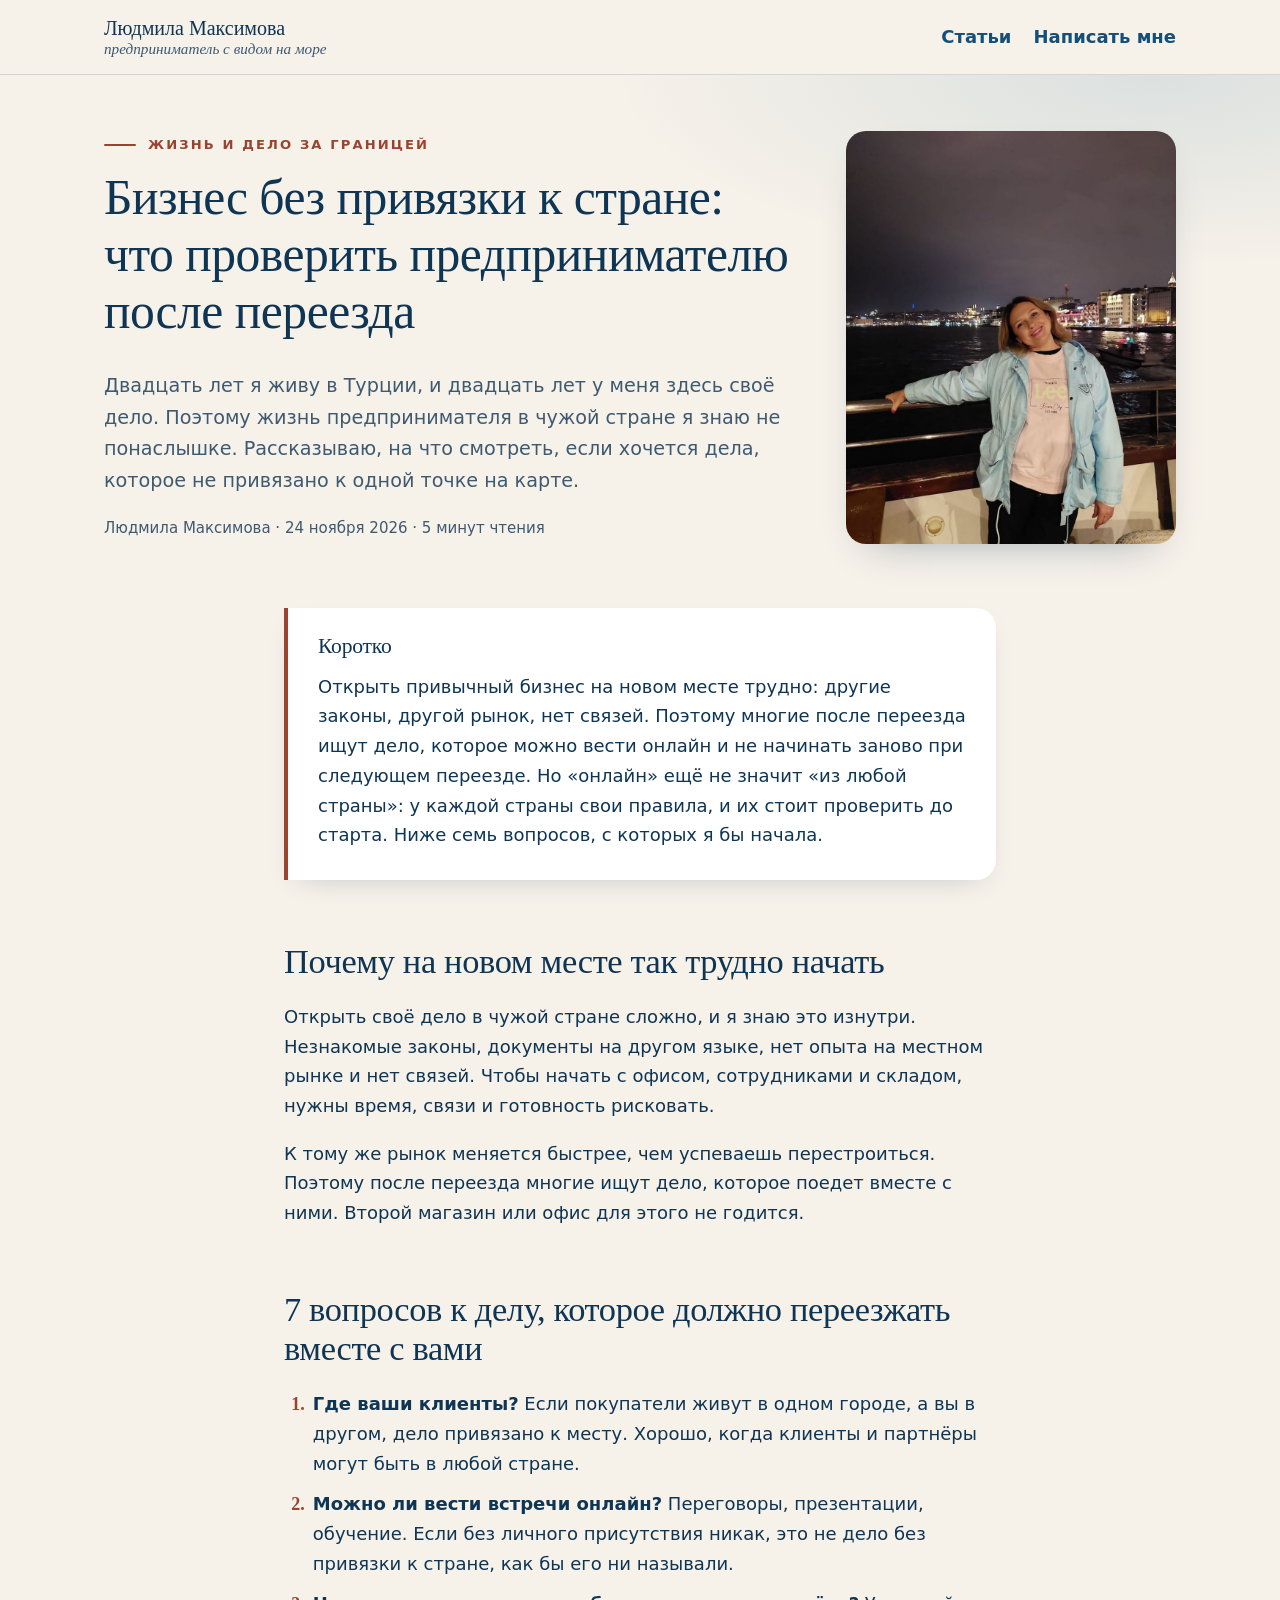
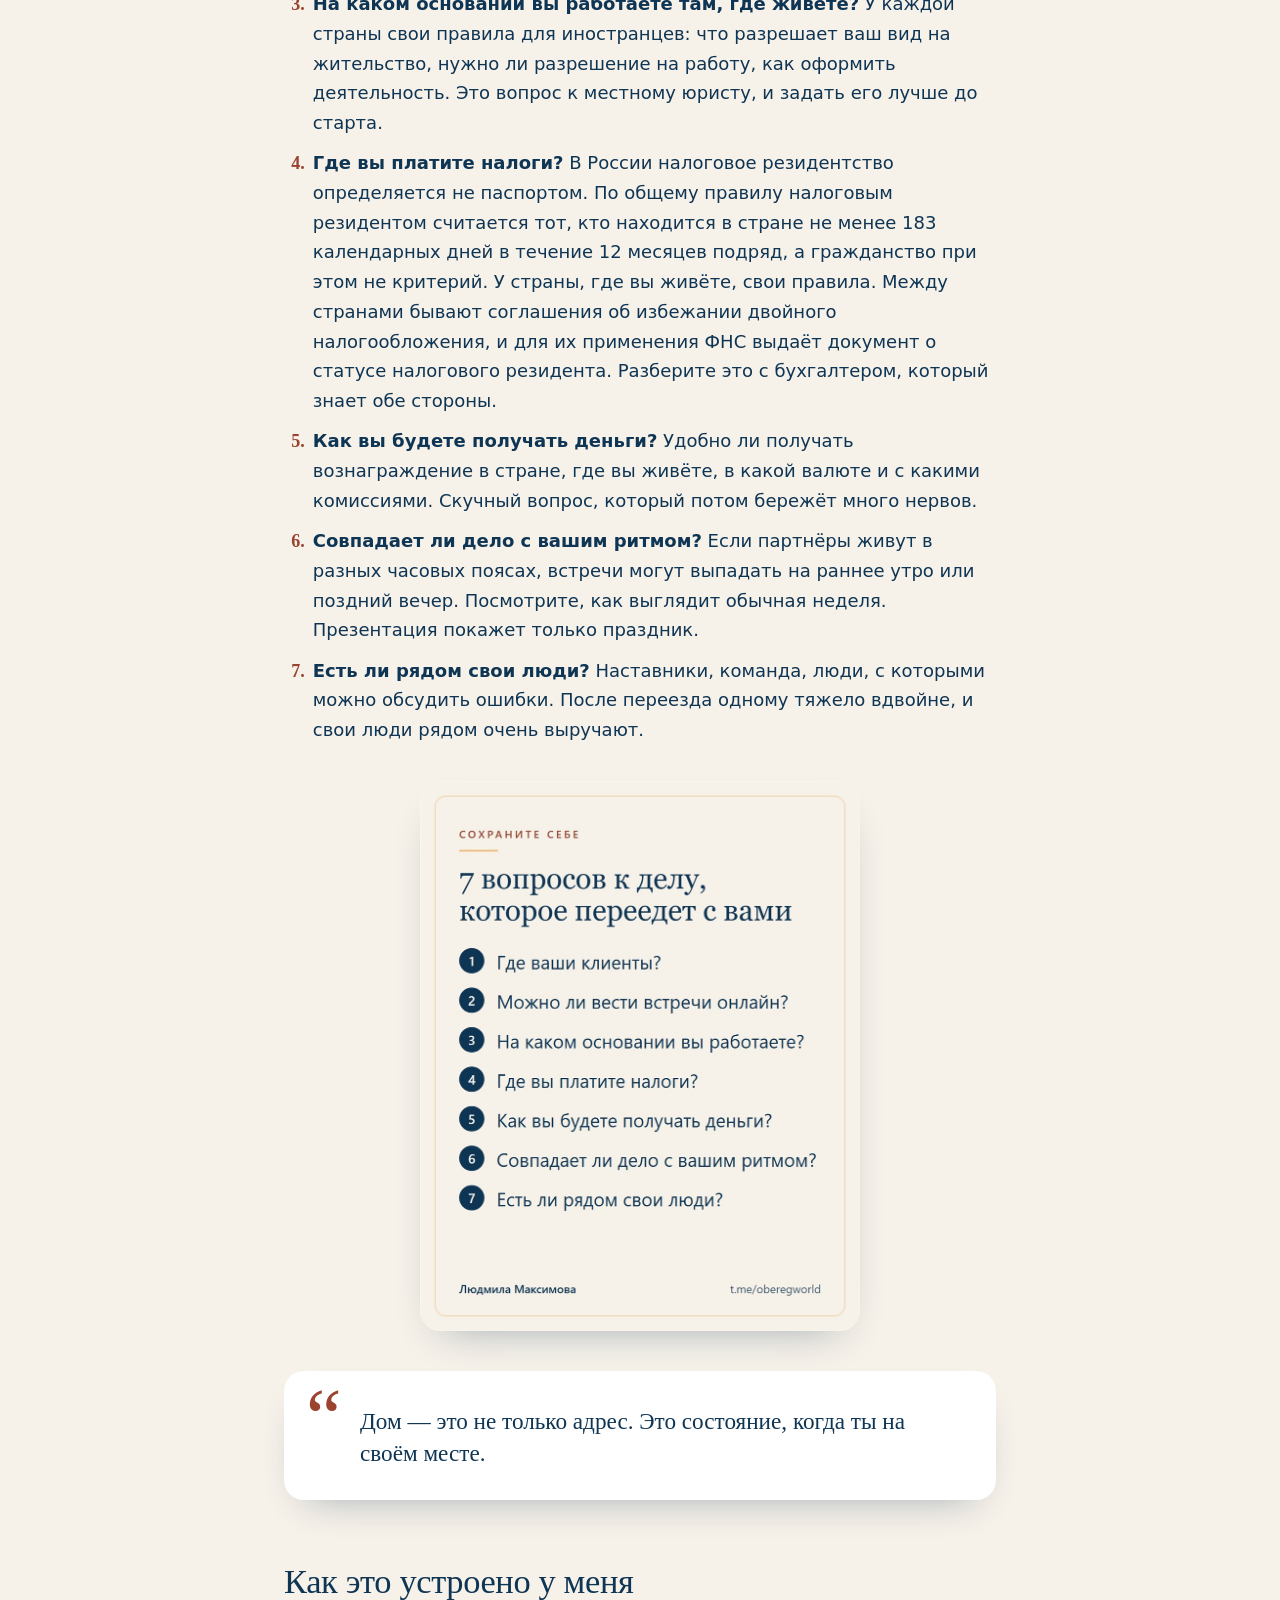
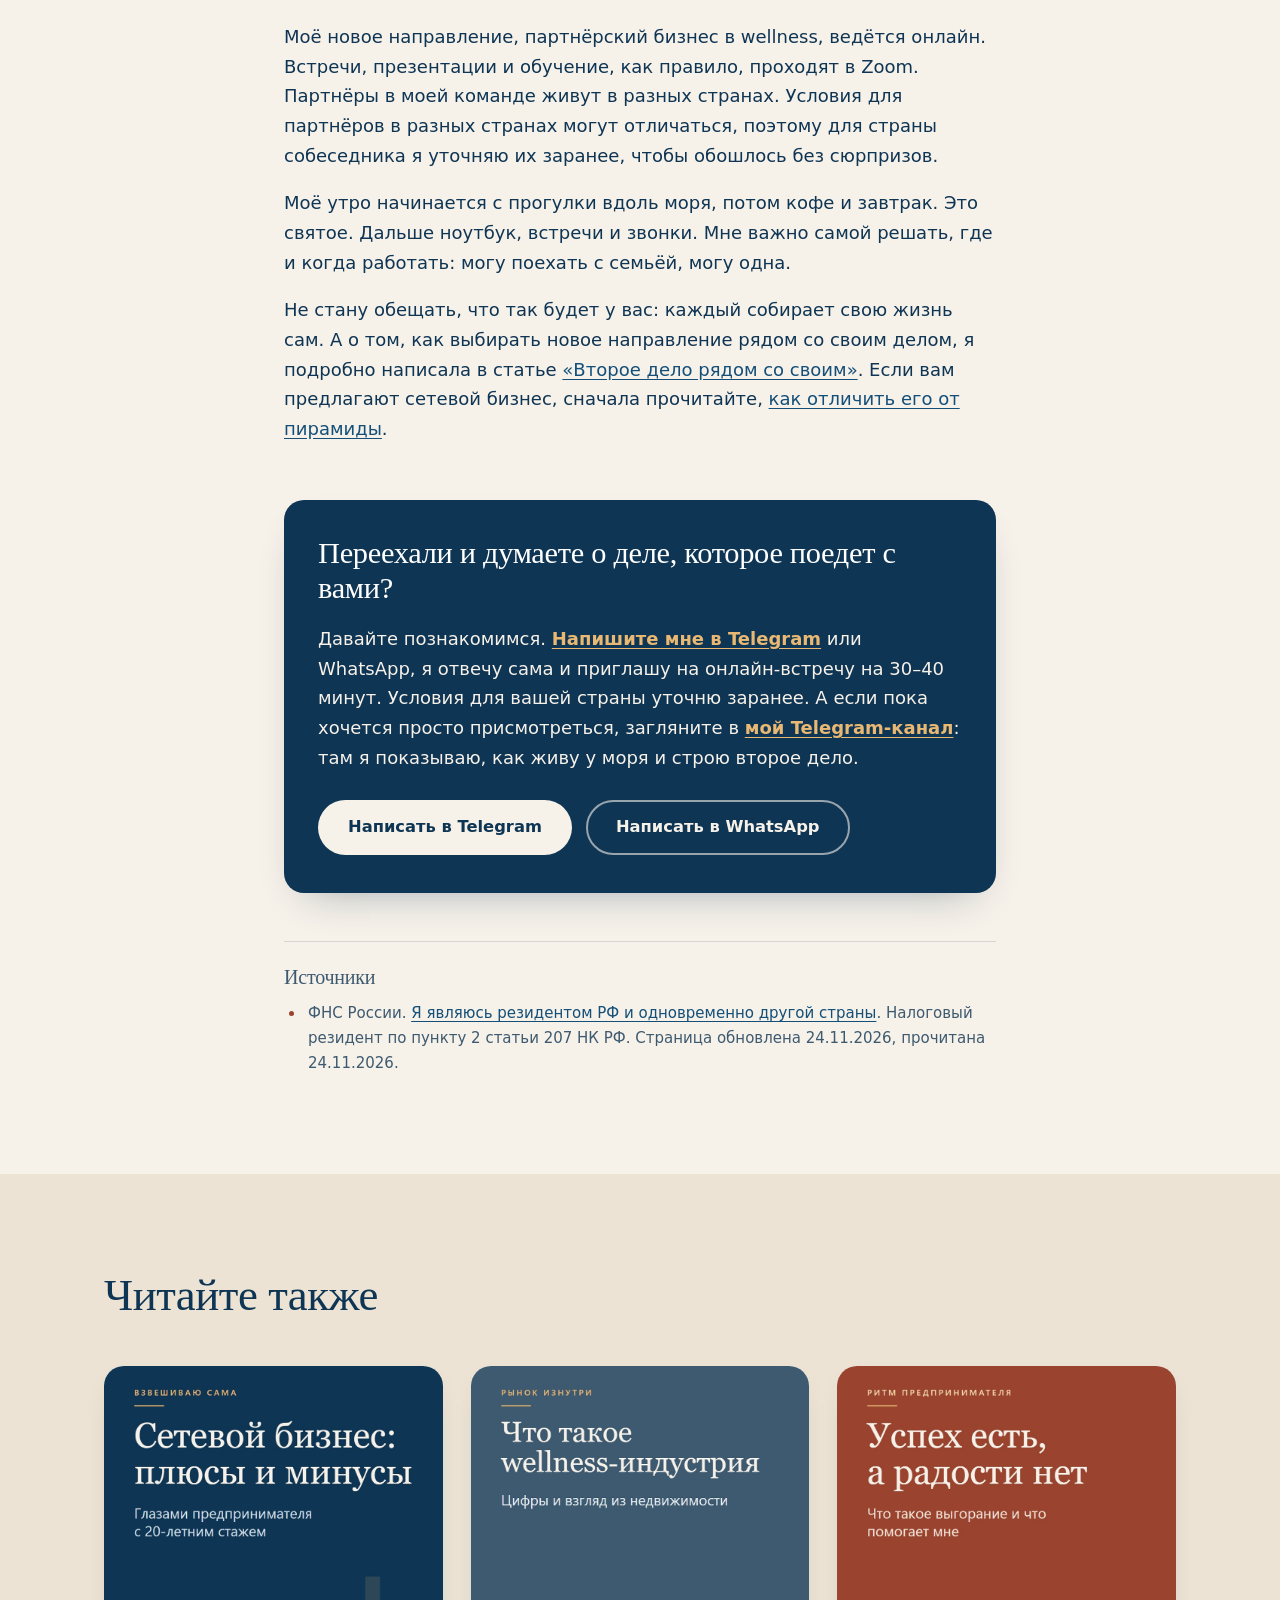
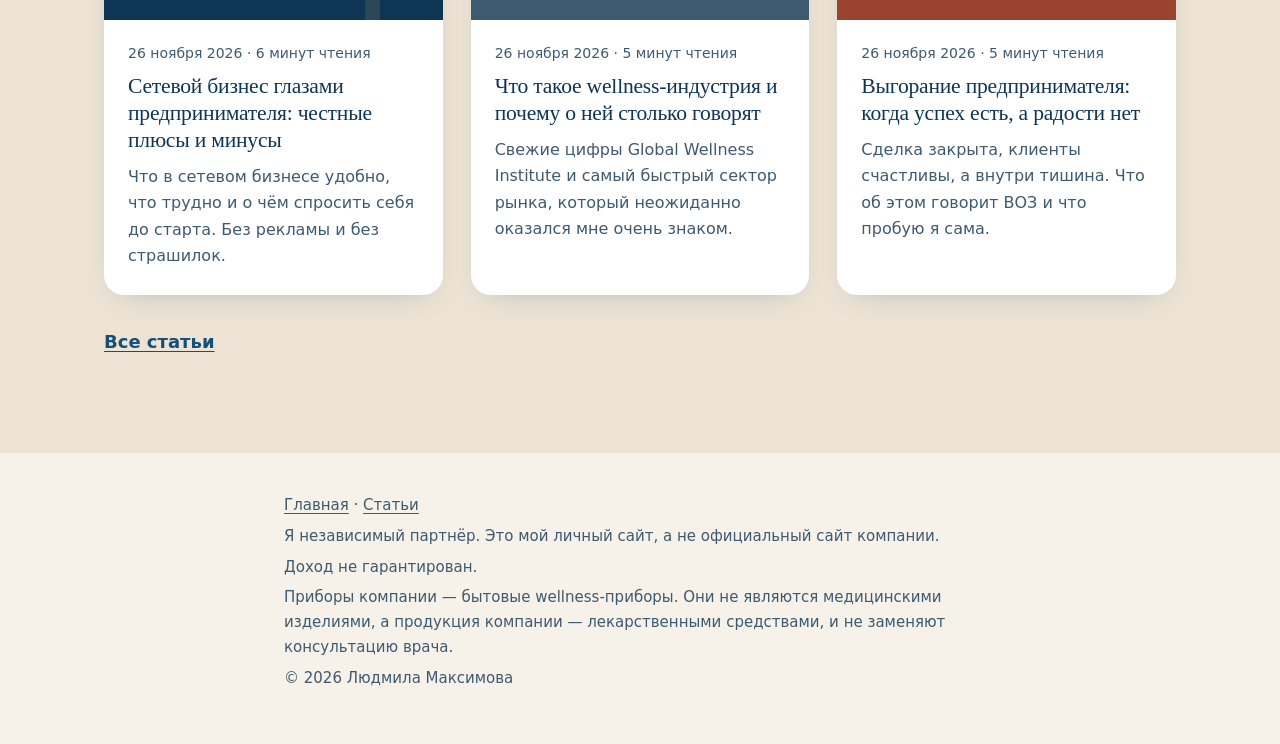
<file: blog/biznes-bez-privyazki-k-strane.html>
<!doctype html>
<html lang="ru">
<head>
  <meta charset="utf-8">
  <meta name="viewport" content="width=device-width, initial-scale=1">
  <title>Бизнес после переезда: 7 вопросов к делу, которое переедет с вами</title>
  <meta name="description" content="20 лет живу и работаю в Турции. Что проверить, если хочется дела, которое переедет вместе с вами: клиенты, встречи, статус, налоги, деньги, люди.">
  <meta name="robots" content="index, follow, max-image-preview:large">
  <meta name="author" content="Людмила Максимова">
  <meta name="theme-color" content="#0f3554">
  <link rel="canonical" href="https://liudmila-maksimova.com/blog/biznes-bez-privyazki-k-strane.html">

  <link rel="icon" href="../favicon.svg" type="image/svg+xml">
  <link rel="icon" href="../favicon-192.png" type="image/png" sizes="192x192">
  <link rel="apple-touch-icon" href="../apple-touch-icon.png">

  <!-- Превью ссылки в Telegram, WhatsApp и соцсетях -->
  <meta property="og:type" content="article">
  <meta property="og:locale" content="ru_RU">
  <meta property="og:site_name" content="Людмила Максимова">
  <meta property="og:url" content="https://liudmila-maksimova.com/blog/biznes-bez-privyazki-k-strane.html">
  <meta property="og:title" content="Бизнес после переезда: 7 вопросов к делу, которое переедет с вами">
  <meta property="og:description" content="20 лет живу и работаю в Турции. Что проверить, если хочется дела, которое переедет вместе с вами: клиенты, встречи, статус, налоги, деньги, люди.">
  <meta property="og:image" content="https://liudmila-maksimova.com/images/og-biznes-bez-privyazki-k-strane.jpg">
  <meta property="og:image:width" content="900">
  <meta property="og:image:height" content="472">
  <meta property="og:image:alt" content="Людмила вечером на набережной Стамбула, улыбается">
  <meta property="article:published_time" content="2026-11-24">
  <meta name="twitter:card" content="summary_large_image">
  <meta name="twitter:title" content="Бизнес после переезда: 7 вопросов к делу, которое переедет с вами">
  <meta name="twitter:description" content="20 лет живу и работаю в Турции. Что проверить, если хочется дела, которое переедет вместе с вами: клиенты, встречи, статус, налоги, деньги, люди.">
  <meta name="twitter:image" content="https://liudmila-maksimova.com/images/og-biznes-bez-privyazki-k-strane.jpg">
  <meta name="twitter:image:alt" content="Людмила вечером на набережной Стамбула, улыбается">

  <!--
    Карточки для поисковиков (JSON-LD): данные, а не программа.
    Связаны с главной через @id: сайт (#website) и автор (#person) описаны там.
  -->
  <script type="application/ld+json">
{
  "@context": "https://schema.org",
  "@graph": [
    {
      "@type": "BlogPosting",
      "@id": "https://liudmila-maksimova.com/blog/biznes-bez-privyazki-k-strane.html#article",
      "headline": "Бизнес без привязки к стране: что проверить предпринимателю после переезда",
      "description": "20 лет живу и работаю в Турции. Что проверить, если хочется дела, которое переедет вместе с вами: клиенты, встречи, статус, налоги, деньги, люди.",
      "image": {
        "@type": "ImageObject",
        "url": "https://liudmila-maksimova.com/images/life-istanbul.jpg",
        "width": 900,
        "height": 1200
      },
      "datePublished": "2026-11-24",
      "dateModified": "2026-11-24",
      "inLanguage": "ru-RU",
      "author": {
        "@type": "Person",
        "@id": "https://liudmila-maksimova.com/#person",
        "name": "Людмила Максимова",
        "url": "https://liudmila-maksimova.com/"
      },
      "publisher": {
        "@type": "Person",
        "@id": "https://liudmila-maksimova.com/#person",
        "name": "Людмила Максимова",
        "url": "https://liudmila-maksimova.com/"
      },
      "mainEntityOfPage": "https://liudmila-maksimova.com/blog/biznes-bez-privyazki-k-strane.html",
      "isPartOf": {
        "@id": "https://liudmila-maksimova.com/blog/#blog"
      }
    },
    {
      "@type": "BreadcrumbList",
      "itemListElement": [
        {
          "@type": "ListItem",
          "position": 1,
          "name": "Главная",
          "item": "https://liudmila-maksimova.com/"
        },
        {
          "@type": "ListItem",
          "position": 2,
          "name": "Статьи",
          "item": "https://liudmila-maksimova.com/blog/"
        },
        {
          "@type": "ListItem",
          "position": 3,
          "name": "Бизнес без привязки к стране: что проверить предпринимателю после переезда",
          "item": "https://liudmila-maksimova.com/blog/biznes-bez-privyazki-k-strane.html"
        }
      ]
    }
  ]
}
  </script>

  <link rel="stylesheet" href="../styles.css?v=2026-11-24b">
</head>
<body>
  <a class="skip-link" href="#main">Перейти к содержанию</a>

  <header class="topbar">
    <div class="container topbar__inner">
      <a class="topbar__home" href="../index.html">Людмила Максимова <span>предприниматель с видом на море</span></a>
      <nav class="topbar__nav" aria-label="Разделы сайта">
        <a href="index.html">Статьи</a>
        <a href="https://t.me/LiudmilaFinance">Написать мне</a>
      </nav>
    </div>
  </header>

  <main id="main">
    <article>
      <header class="article-head">
        <div class="container article-head__inner">
          <div>
            <p class="eyebrow">Жизнь и дело за границей</p>
            <h1>Бизнес без привязки к стране: что проверить предпринимателю после переезда</h1>
            <p class="lead">Двадцать лет я живу в Турции, и двадцать лет у меня здесь своё дело. Поэтому жизнь предпринимателя в чужой стране я знаю не понаслышке. Рассказываю, на что смотреть, если хочется дела, которое не привязано к одной точке на карте.</p>
            <p class="article-meta">Людмила Максимова · <time datetime="2026-11-24">24 ноября 2026</time> · 5 минут чтения</p>
          </div>
          <figure class="article-head__figure">
            <img class="article-photo" src="../images/life-istanbul.jpg" alt="Людмила вечером на набережной Стамбула, улыбается" width="900" height="1200" fetchpriority="high">
          </figure>
        </div>
      </header>

      <div class="container narrow prose">
        <div class="summary">
          <h2>Коротко</h2>
          <p>Открыть привычный бизнес на новом месте трудно: другие законы, другой рынок, нет связей. Поэтому многие после переезда ищут дело, которое можно вести онлайн и не начинать заново при следующем переезде. Но «онлайн» ещё не значит «из любой страны»: у каждой страны свои правила, и их стоит проверить до старта. Ниже семь вопросов, с которых я бы начала.</p>
        </div>
        <h2>Почему на новом месте так трудно начать</h2>
        <p>Открыть своё дело в чужой стране сложно, и я знаю это изнутри. Незнакомые законы, документы на другом языке, нет опыта на местном рынке и нет связей. Чтобы начать с офисом, сотрудниками и складом, нужны время, связи и готовность рисковать.</p>
        <p>К тому же рынок меняется быстрее, чем успеваешь перестроиться. Поэтому после переезда многие ищут дело, которое поедет вместе с ними. Второй магазин или офис для этого не годится.</p>
        <h2>7 вопросов к делу, которое должно переезжать вместе с вами</h2>
        <ol>
          <li><strong>Где ваши клиенты?</strong> Если покупатели живут в одном городе, а вы в другом, дело привязано к месту. Хорошо, когда клиенты и партнёры могут быть в любой стране.</li>
          <li><strong>Можно ли вести встречи онлайн?</strong> Переговоры, презентации, обучение. Если без личного присутствия никак, это не дело без привязки к стране, как бы его ни называли.</li>
          <li><strong>На каком основании вы работаете там, где живёте?</strong> У каждой страны свои правила для иностранцев: что разрешает ваш вид на жительство, нужно ли разрешение на работу, как оформить деятельность. Это вопрос к местному юристу, и задать его лучше до старта.</li>
          <li><strong>Где вы платите налоги?</strong> В России налоговое резидентство определяется не паспортом. По общему правилу налоговым резидентом считается тот, кто находится в стране не менее 183 календарных дней в течение 12 месяцев подряд, а гражданство при этом не критерий. У страны, где вы живёте, свои правила. Между странами бывают соглашения об избежании двойного налогообложения, и для их применения ФНС выдаёт документ о статусе налогового резидента. Разберите это с бухгалтером, который знает обе стороны.</li>
          <li><strong>Как вы будете получать деньги?</strong> Удобно ли получать вознаграждение в стране, где вы живёте, в какой валюте и с какими комиссиями. Скучный вопрос, который потом бережёт много нервов.</li>
          <li><strong>Совпадает ли дело с вашим ритмом?</strong> Если партнёры живут в разных часовых поясах, встречи могут выпадать на раннее утро или поздний вечер. Посмотрите, как выглядит обычная неделя. Презентация покажет только праздник.</li>
          <li><strong>Есть ли рядом свои люди?</strong> Наставники, команда, люди, с которыми можно обсудить ошибки. После переезда одному тяжело вдвойне, и свои люди рядом очень выручают.</li>
        </ol>
        <figure class="prose-figure">
          <img src="../images/slide-biznes-bez-privyazki-k-strane.jpg" alt="Памятка: 7 вопросов к делу, которое переедет с вами" width="900" height="1125" loading="lazy" decoding="async">
        </figure>
        <blockquote class="quote"><p>Дом — это не только адрес. Это состояние, когда ты на своём месте.</p></blockquote>
        <h2>Как это устроено у меня</h2>
        <p>Моё новое направление, партнёрский бизнес в wellness, ведётся онлайн. Встречи, презентации и обучение, как правило, проходят в Zoom. Партнёры в моей команде живут в разных странах. Условия для партнёров в разных странах могут отличаться, поэтому для страны собеседника я уточняю их заранее, чтобы обошлось без сюрпризов.</p>
        <p>Моё утро начинается с прогулки вдоль моря, потом кофе и завтрак. Это святое. Дальше ноутбук, встречи и звонки. Мне важно самой решать, где и когда работать: могу поехать с семьёй, могу одна.</p>
        <p>Не стану обещать, что так будет у вас: каждый собирает свою жизнь сам. А о том, как выбирать новое направление рядом со своим делом, я подробно написала в статье <a href="vtoroe-delo-ryadom-so-svoim.html">«Второе дело рядом со своим»</a>. Если вам предлагают сетевой бизнес, сначала прочитайте, <a href="setevoy-biznes-ili-piramida.html">как отличить его от пирамиды</a>.</p>
        <section class="cta-box">
          <h2>Переехали и думаете о деле, которое поедет с вами?</h2>
          <p>Давайте познакомимся. <a href="https://t.me/LiudmilaFinance">Напишите мне в Telegram</a> или WhatsApp, я отвечу сама и приглашу на онлайн-встречу на 30–40 минут. Условия для вашей страны уточню заранее. А если пока хочется просто присмотреться, загляните в <a href="https://t.me/oberegworld">мой Telegram-канал</a>: там я показываю, как живу у моря и строю второе дело.</p>
          <div class="actions">
            <a class="btn btn--light" href="https://t.me/LiudmilaFinance">Написать в Telegram</a>
            <a class="btn btn--ghost" href="https://wa.me/905346642710?text=Пишу%20с%20сайта">Написать в WhatsApp</a>
          </div>
        </section>
        <section class="sources">
          <h2>Источники</h2>
          <ul>
            <li>ФНС России. <a href="https://www.nalog.gov.ru/rn34/fl/interest/dual_nationality/rezident_rf/">Я являюсь резидентом РФ и одновременно другой страны</a>. Налоговый резидент по пункту 2 статьи 207 НК РФ. Страница обновлена 24.11.2026, прочитана 24.11.2026.</li>
          </ul>
        </section>
      </div>
    </article>

    <section class="section section--tinted related" aria-labelledby="related-title">
      <div class="container">
        <h2 id="related-title">Читайте также</h2>
        <ul class="cards">
          <li class="card">
            <img src="../images/cover-setevoy-biznes-plyusy-i-minusy.jpg" alt="" width="900" height="1125" loading="lazy">
            <div class="card__body">
              <p class="card__meta"><time datetime="2026-11-26">26 ноября 2026</time> · 6 минут чтения</p>
              <h3 class="card__title"><a href="setevoy-biznes-plyusy-i-minusy.html">Сетевой бизнес глазами предпринимателя: честные плюсы и минусы</a></h3>
              <p class="card__text">Что в сетевом бизнесе удобно, что трудно и о чём спросить себя до старта. Без рекламы и без страшилок.</p>
            </div>
          </li>
          <li class="card">
            <img src="../images/cover-chto-takoe-wellness-industriya.jpg" alt="" width="900" height="1125" loading="lazy">
            <div class="card__body">
              <p class="card__meta"><time datetime="2026-11-26">26 ноября 2026</time> · 5 минут чтения</p>
              <h3 class="card__title"><a href="chto-takoe-wellness-industriya.html">Что такое wellness-индустрия и почему о ней столько говорят</a></h3>
              <p class="card__text">Свежие цифры Global Wellness Institute и самый быстрый сектор рынка, который неожиданно оказался мне очень знаком.</p>
            </div>
          </li>
          <li class="card">
            <img src="../images/cover-vygoranie-predprinimatelya.jpg" alt="" width="900" height="1125" loading="lazy">
            <div class="card__body">
              <p class="card__meta"><time datetime="2026-11-26">26 ноября 2026</time> · 5 минут чтения</p>
              <h3 class="card__title"><a href="vygoranie-predprinimatelya.html">Выгорание предпринимателя: когда успех есть, а радости нет</a></h3>
              <p class="card__text">Сделка закрыта, клиенты счастливы, а внутри тишина. Что об этом говорит ВОЗ и что пробую я сама.</p>
            </div>
          </li>
        </ul>
        <p class="all-link"><a href="index.html">Все статьи</a></p>
      </div>
    </section>
  </main>

  <footer class="footer">
    <div class="container narrow">
      <p><a href="../index.html">Главная</a> · <a href="index.html">Статьи</a></p>
      <p>Я независимый партнёр. Это мой личный сайт, а не официальный сайт компании.</p>
      <p>Доход не гарантирован.</p>
      <p>Приборы компании — бытовые wellness-приборы. Они не являются медицинскими изделиями, а продукция компании — лекарственными средствами, и не заменяют консультацию врача.</p>
      <p>© 2026 Людмила Максимова</p>
    </div>
  </footer>
</body>
</html>
</file>
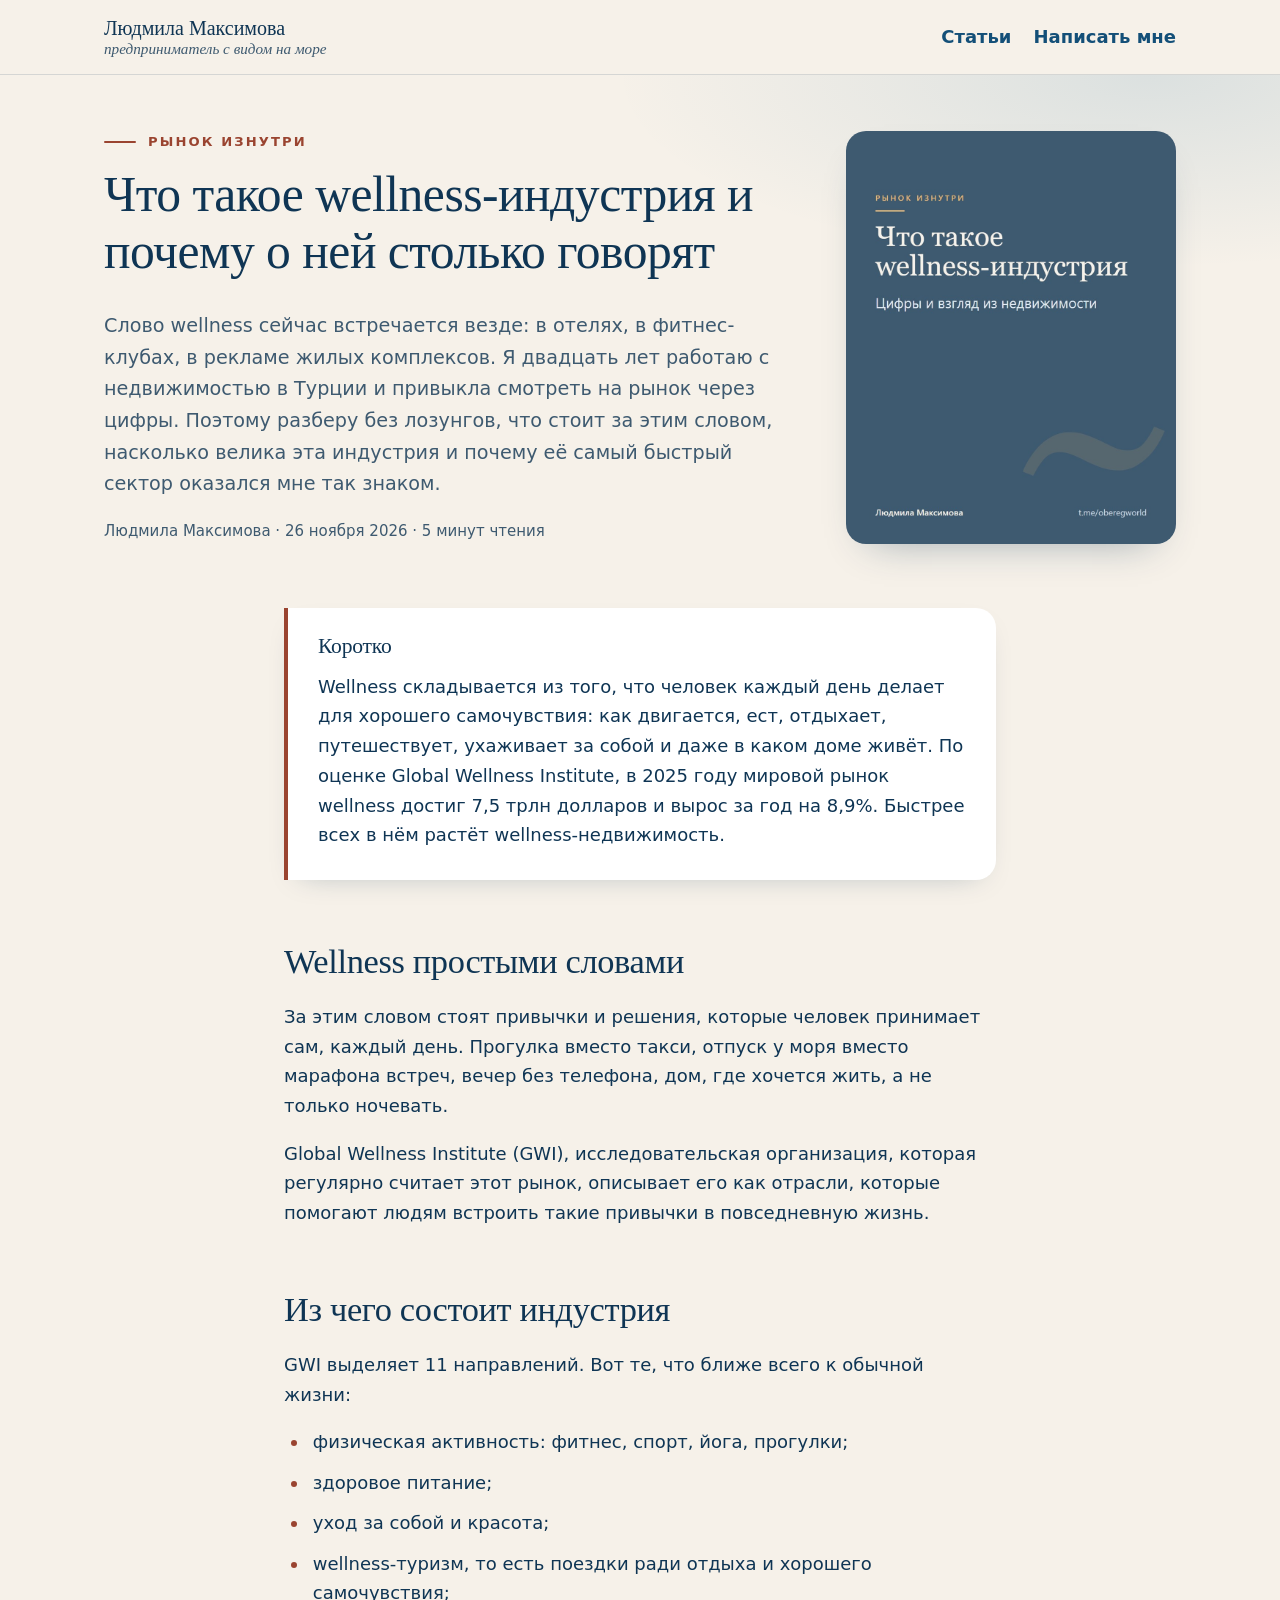
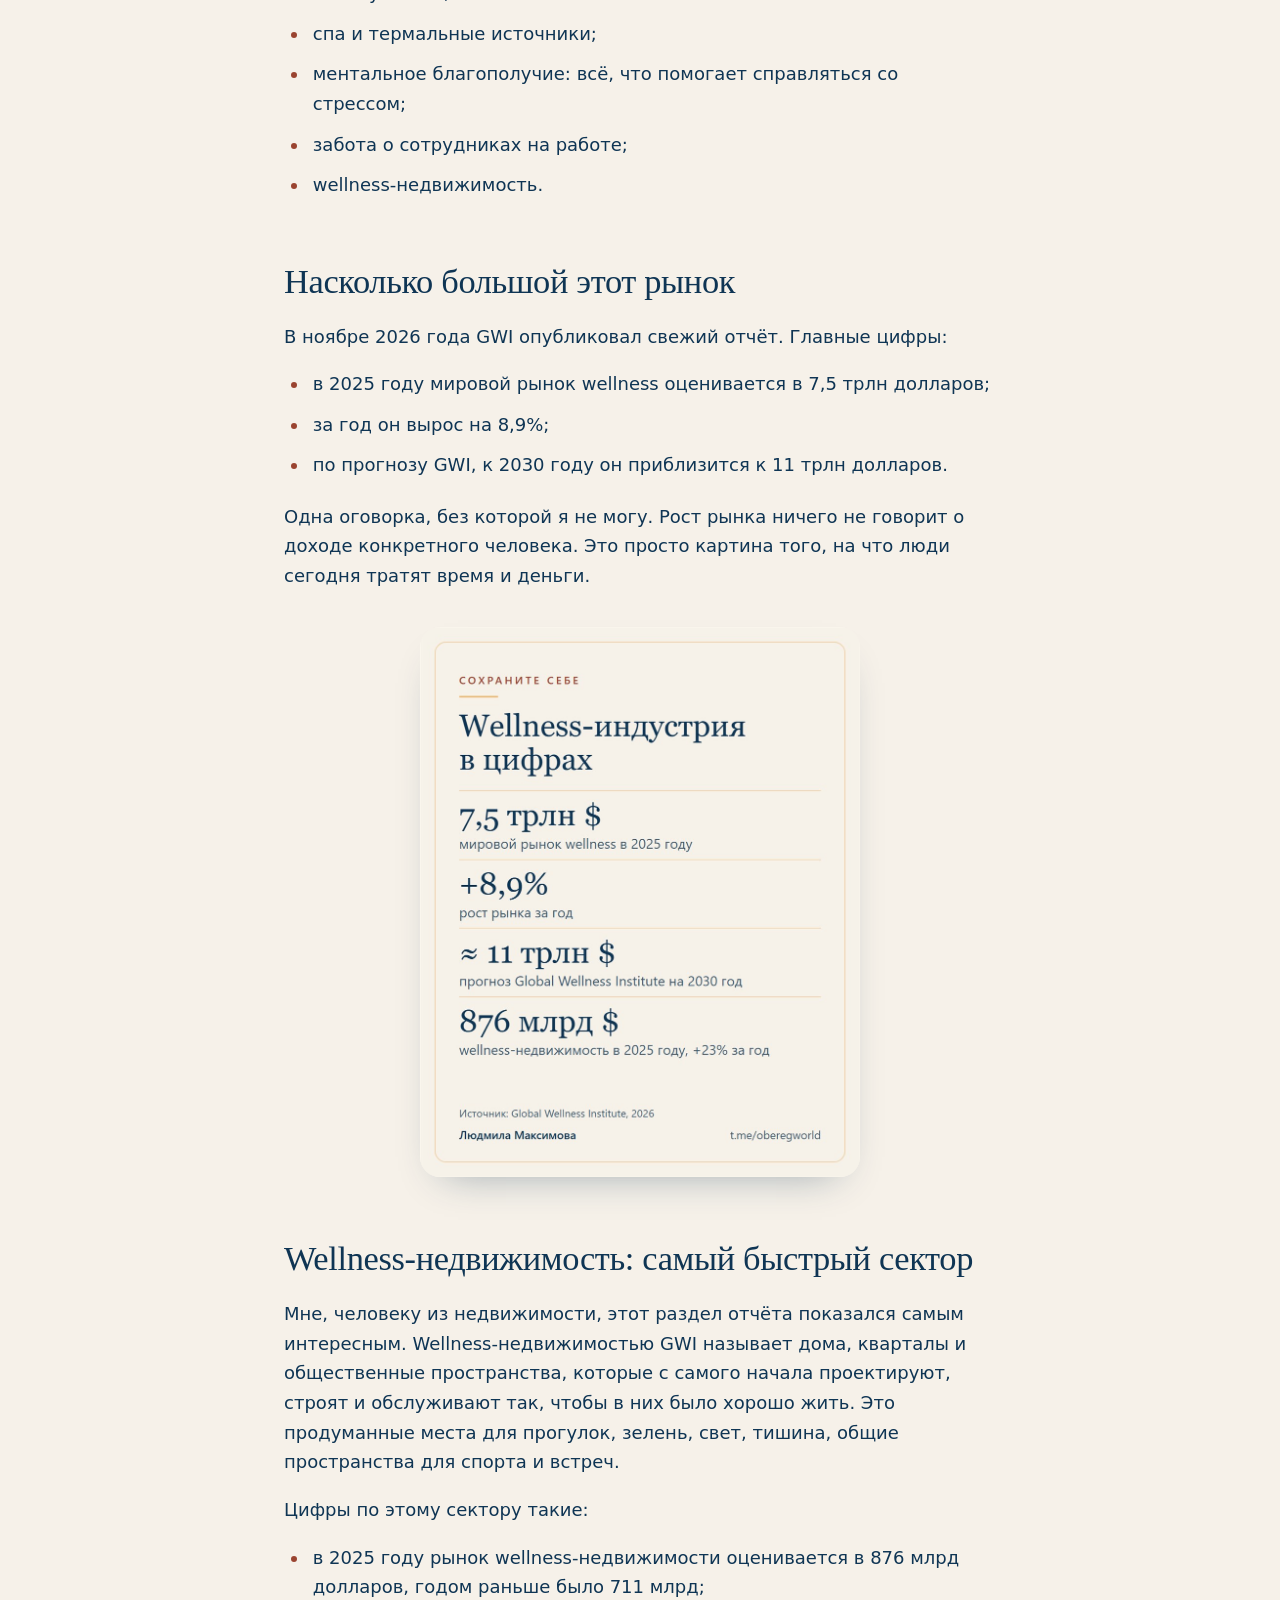
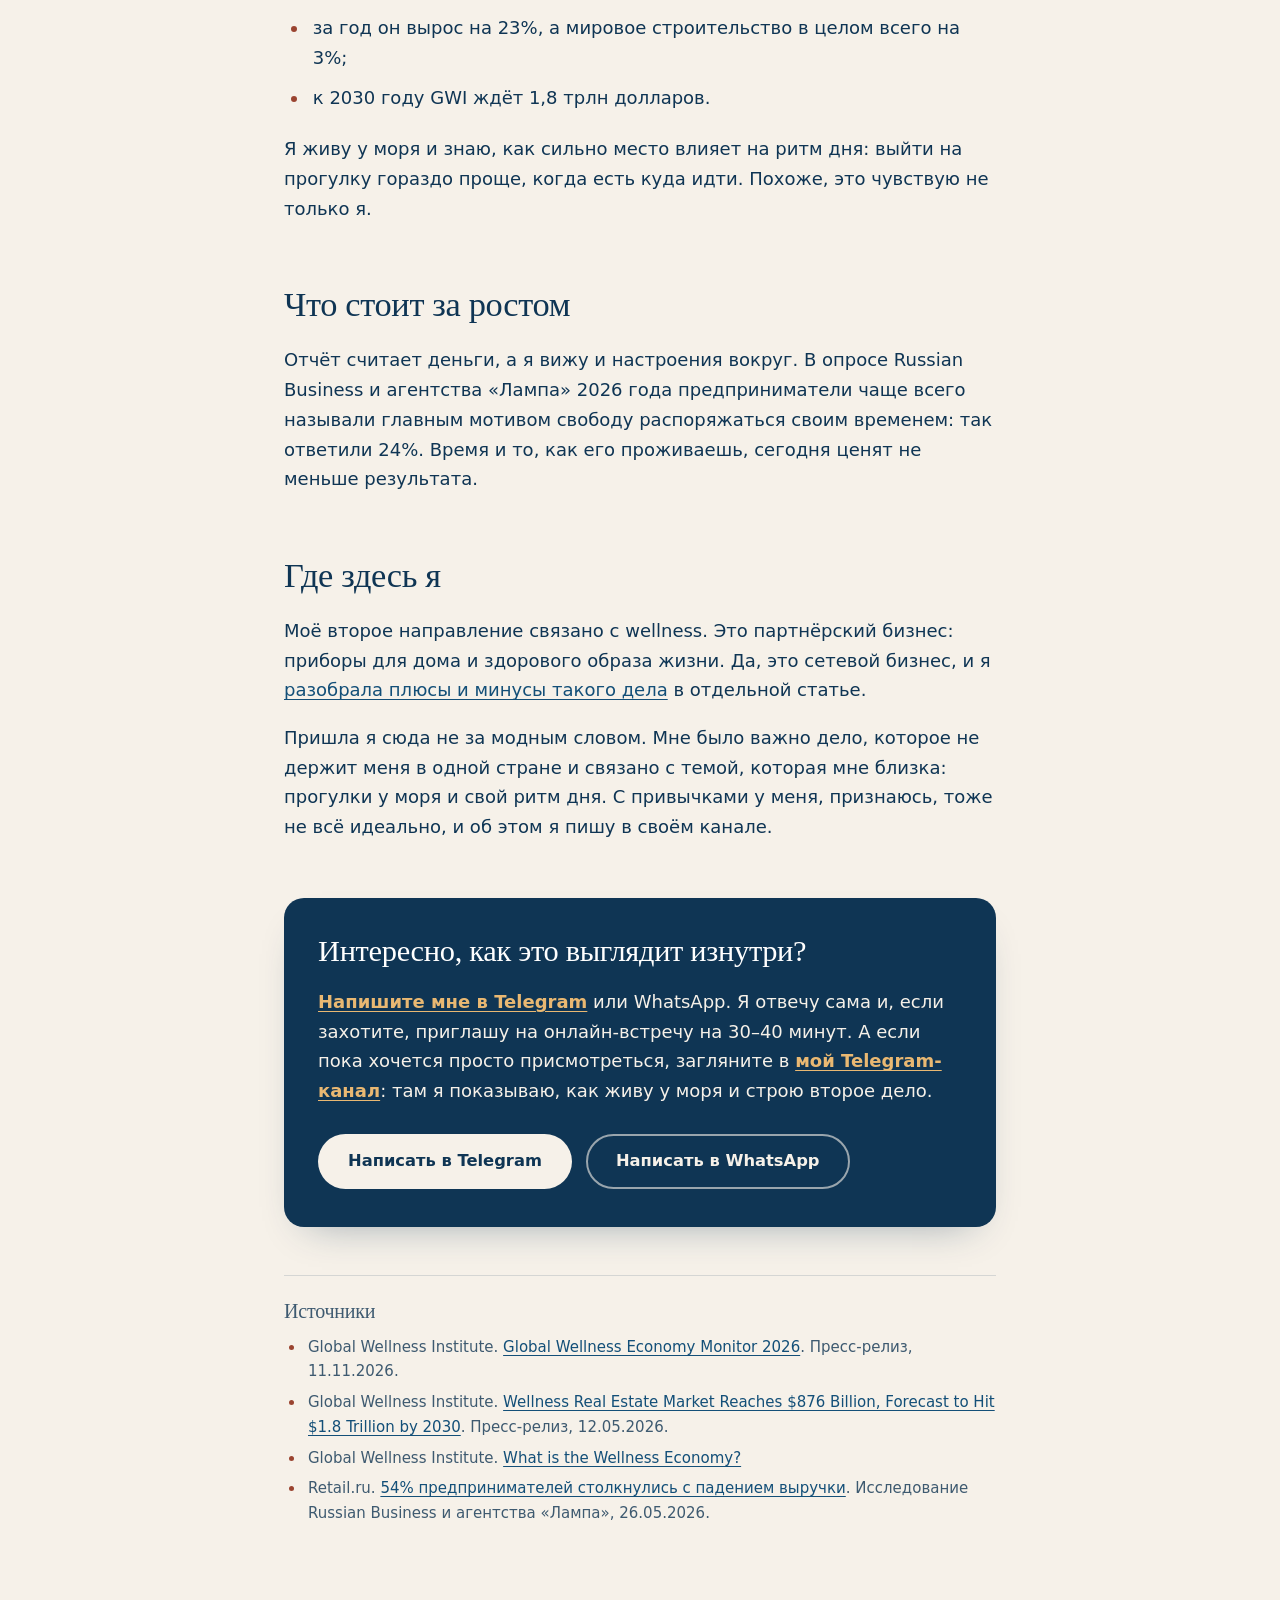
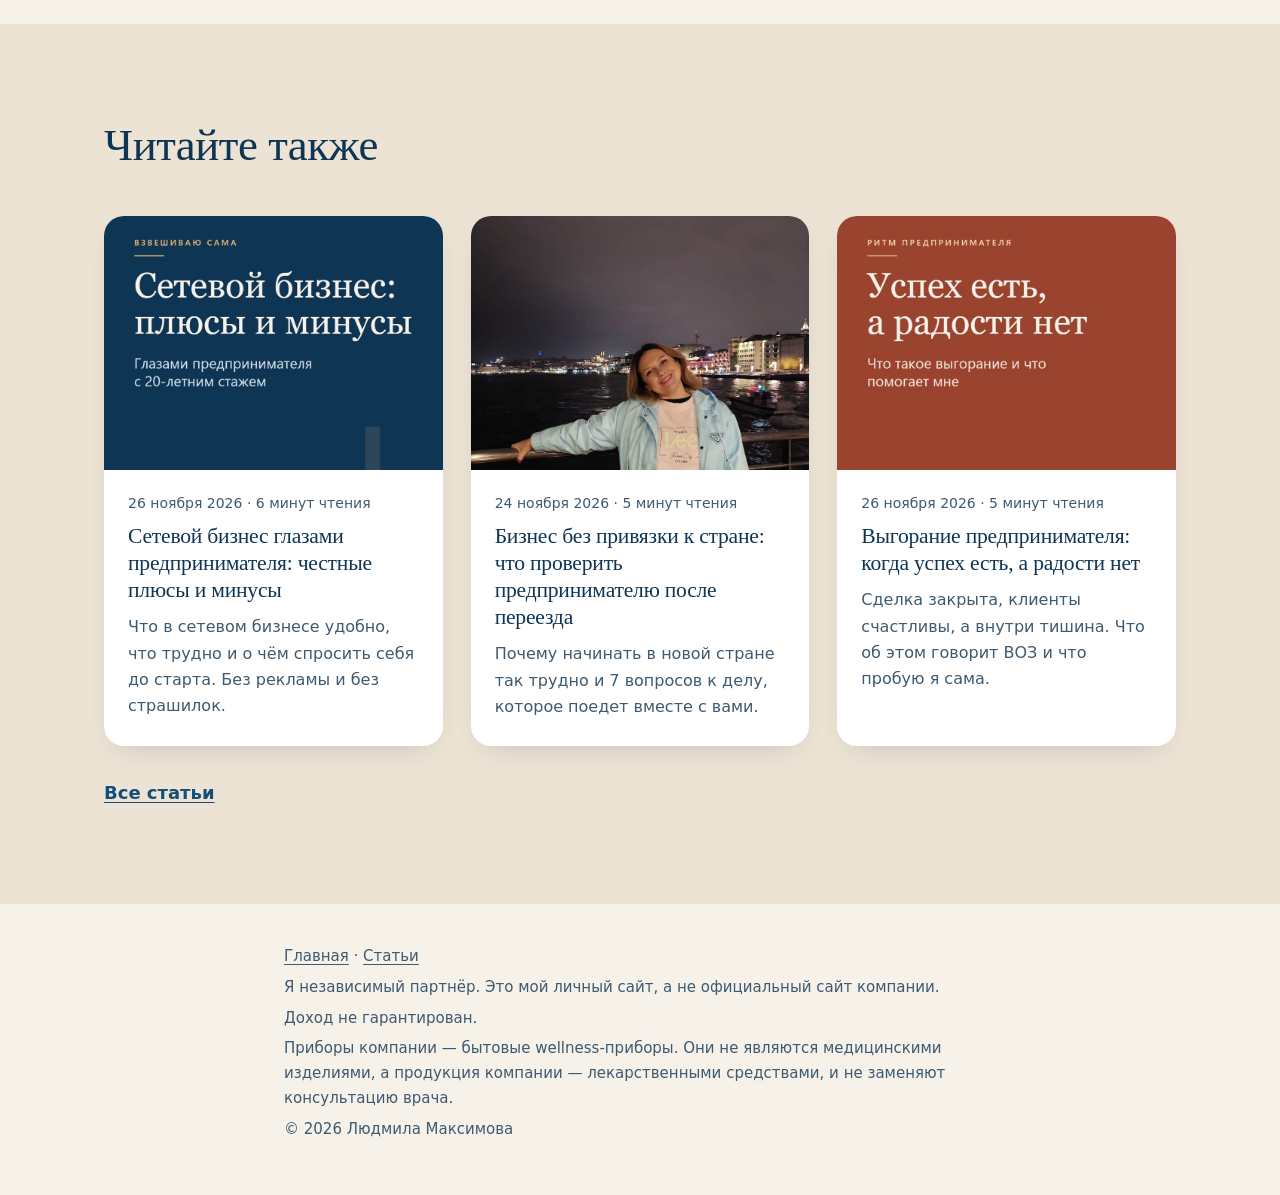
<file: blog/chto-takoe-wellness-industriya.html>
<!doctype html>
<html lang="ru">
<head>
  <meta charset="utf-8">
  <meta name="viewport" content="width=device-width, initial-scale=1">
  <title>Что такое wellness-индустрия и почему она растёт: цифры GWI</title>
  <meta name="description" content="Что такое wellness простыми словами, из чего состоит рынок в 7,5 трлн долларов и почему быстрее всех в нём растёт недвижимость.">
  <meta name="robots" content="index, follow, max-image-preview:large">
  <meta name="author" content="Людмила Максимова">
  <meta name="theme-color" content="#0f3554">
  <link rel="canonical" href="https://liudmila-maksimova.com/blog/chto-takoe-wellness-industriya.html">

  <link rel="icon" href="../favicon.svg" type="image/svg+xml">
  <link rel="icon" href="../favicon-192.png" type="image/png" sizes="192x192">
  <link rel="apple-touch-icon" href="../apple-touch-icon.png">

  <!-- Превью ссылки в Telegram, WhatsApp и соцсетях -->
  <meta property="og:type" content="article">
  <meta property="og:locale" content="ru_RU">
  <meta property="og:site_name" content="Людмила Максимова">
  <meta property="og:url" content="https://liudmila-maksimova.com/blog/chto-takoe-wellness-industriya.html">
  <meta property="og:title" content="Что такое wellness-индустрия и почему она растёт: цифры GWI">
  <meta property="og:description" content="Что такое wellness простыми словами, из чего состоит рынок в 7,5 трлн долларов и почему быстрее всех в нём растёт недвижимость.">
  <meta property="og:image" content="https://liudmila-maksimova.com/images/og-chto-takoe-wellness-industriya.jpg">
  <meta property="og:image:width" content="1200">
  <meta property="og:image:height" content="630">
  <meta property="og:image:alt" content="Обложка статьи: что такое wellness-индустрия, цифры и взгляд из недвижимости">
  <meta property="article:published_time" content="2026-11-26">
  <meta name="twitter:card" content="summary_large_image">
  <meta name="twitter:title" content="Что такое wellness-индустрия и почему она растёт: цифры GWI">
  <meta name="twitter:description" content="Что такое wellness простыми словами, из чего состоит рынок в 7,5 трлн долларов и почему быстрее всех в нём растёт недвижимость.">
  <meta name="twitter:image" content="https://liudmila-maksimova.com/images/og-chto-takoe-wellness-industriya.jpg">
  <meta name="twitter:image:alt" content="Обложка статьи: что такое wellness-индустрия, цифры и взгляд из недвижимости">

  <!--
    Карточки для поисковиков (JSON-LD): данные, а не программа.
    Связаны с главной через @id: сайт (#website) и автор (#person) описаны там.
  -->
  <script type="application/ld+json">
{
  "@context": "https://schema.org",
  "@graph": [
    {
      "@type": "BlogPosting",
      "@id": "https://liudmila-maksimova.com/blog/chto-takoe-wellness-industriya.html#article",
      "headline": "Что такое wellness-индустрия и почему о ней столько говорят",
      "description": "Что такое wellness простыми словами, из чего состоит рынок в 7,5 трлн долларов и почему быстрее всех в нём растёт недвижимость.",
      "image": {
        "@type": "ImageObject",
        "url": "https://liudmila-maksimova.com/images/cover-chto-takoe-wellness-industriya.jpg",
        "width": 900,
        "height": 1125
      },
      "datePublished": "2026-11-26",
      "dateModified": "2026-11-26",
      "inLanguage": "ru-RU",
      "author": {
        "@type": "Person",
        "@id": "https://liudmila-maksimova.com/#person",
        "name": "Людмила Максимова",
        "url": "https://liudmila-maksimova.com/"
      },
      "publisher": {
        "@type": "Person",
        "@id": "https://liudmila-maksimova.com/#person",
        "name": "Людмила Максимова",
        "url": "https://liudmila-maksimova.com/"
      },
      "mainEntityOfPage": "https://liudmila-maksimova.com/blog/chto-takoe-wellness-industriya.html",
      "isPartOf": {
        "@id": "https://liudmila-maksimova.com/blog/#blog"
      }
    },
    {
      "@type": "BreadcrumbList",
      "itemListElement": [
        {
          "@type": "ListItem",
          "position": 1,
          "name": "Главная",
          "item": "https://liudmila-maksimova.com/"
        },
        {
          "@type": "ListItem",
          "position": 2,
          "name": "Статьи",
          "item": "https://liudmila-maksimova.com/blog/"
        },
        {
          "@type": "ListItem",
          "position": 3,
          "name": "Что такое wellness-индустрия и почему о ней столько говорят",
          "item": "https://liudmila-maksimova.com/blog/chto-takoe-wellness-industriya.html"
        }
      ]
    }
  ]
}
  </script>

  <link rel="stylesheet" href="../styles.css?v=2026-11-24b">
</head>
<body>
  <a class="skip-link" href="#main">Перейти к содержанию</a>

  <header class="topbar">
    <div class="container topbar__inner">
      <a class="topbar__home" href="../index.html">Людмила Максимова <span>предприниматель с видом на море</span></a>
      <nav class="topbar__nav" aria-label="Разделы сайта">
        <a href="index.html">Статьи</a>
        <a href="https://t.me/LiudmilaFinance">Написать мне</a>
      </nav>
    </div>
  </header>

  <main id="main">
    <article>
      <header class="article-head">
        <div class="container article-head__inner">
          <div>
            <p class="eyebrow">Рынок изнутри</p>
            <h1>Что такое wellness-индустрия и почему о ней столько говорят</h1>
            <p class="lead">Слово wellness сейчас встречается везде: в отелях, в фитнес-клубах, в рекламе жилых комплексов. Я двадцать лет работаю с недвижимостью в Турции и привыкла смотреть на рынок через цифры. Поэтому разберу без лозунгов, что стоит за этим словом, насколько велика эта индустрия и почему её самый быстрый сектор оказался мне так знаком.</p>
            <p class="article-meta">Людмила Максимова · <time datetime="2026-11-26">26 ноября 2026</time> · 5 минут чтения</p>
          </div>
          <figure class="article-head__figure">
            <img class="article-photo" src="../images/cover-chto-takoe-wellness-industriya.jpg" alt="Обложка статьи: что такое wellness-индустрия, цифры и взгляд из недвижимости" width="900" height="1125" fetchpriority="high">
          </figure>
        </div>
      </header>

      <div class="container narrow prose">
        <div class="summary">
          <h2>Коротко</h2>
          <p>Wellness складывается из того, что человек каждый день делает для хорошего самочувствия: как двигается, ест, отдыхает, путешествует, ухаживает за собой и даже в каком доме живёт. По оценке Global Wellness Institute, в 2025 году мировой рынок wellness достиг 7,5 трлн долларов и вырос за год на 8,9%. Быстрее всех в нём растёт wellness-недвижимость.</p>
        </div>
        <h2>Wellness простыми словами</h2>
        <p>За этим словом стоят привычки и решения, которые человек принимает сам, каждый день. Прогулка вместо такси, отпуск у моря вместо марафона встреч, вечер без телефона, дом, где хочется жить, а не только ночевать.</p>
        <p>Global Wellness Institute (GWI), исследовательская организация, которая регулярно считает этот рынок, описывает его как отрасли, которые помогают людям встроить такие привычки в повседневную жизнь.</p>
        <h2>Из чего состоит индустрия</h2>
        <p>GWI выделяет 11 направлений. Вот те, что ближе всего к обычной жизни:</p>
        <ul>
          <li>физическая активность: фитнес, спорт, йога, прогулки;</li>
          <li>здоровое питание;</li>
          <li>уход за собой и красота;</li>
          <li>wellness-туризм, то есть поездки ради отдыха и хорошего самочувствия;</li>
          <li>спа и термальные источники;</li>
          <li>ментальное благополучие: всё, что помогает справляться со стрессом;</li>
          <li>забота о сотрудниках на работе;</li>
          <li>wellness-недвижимость.</li>
        </ul>
        <h2>Насколько большой этот рынок</h2>
        <p>В ноябре 2026 года GWI опубликовал свежий отчёт. Главные цифры:</p>
        <ul>
          <li>в 2025 году мировой рынок wellness оценивается в 7,5 трлн долларов;</li>
          <li>за год он вырос на 8,9%;</li>
          <li>по прогнозу GWI, к 2030 году он приблизится к 11 трлн долларов.</li>
        </ul>
        <p>Одна оговорка, без которой я не могу. Рост рынка ничего не говорит о доходе конкретного человека. Это просто картина того, на что люди сегодня тратят время и деньги.</p>
        <figure class="prose-figure">
          <img src="../images/slide-chto-takoe-wellness-industriya.jpg" alt="Памятка: wellness-индустрия в цифрах" width="900" height="1125" loading="lazy" decoding="async">
        </figure>
        <h2>Wellness-недвижимость: самый быстрый сектор</h2>
        <p>Мне, человеку из недвижимости, этот раздел отчёта показался самым интересным. Wellness-недвижимостью GWI называет дома, кварталы и общественные пространства, которые с самого начала проектируют, строят и обслуживают так, чтобы в них было хорошо жить. Это продуманные места для прогулок, зелень, свет, тишина, общие пространства для спорта и встреч.</p>
        <p>Цифры по этому сектору такие:</p>
        <ul>
          <li>в 2025 году рынок wellness-недвижимости оценивается в 876 млрд долларов, годом раньше было 711 млрд;</li>
          <li>за год он вырос на 23%, а мировое строительство в целом всего на 3%;</li>
          <li>к 2030 году GWI ждёт 1,8 трлн долларов.</li>
        </ul>
        <p>Я живу у моря и знаю, как сильно место влияет на ритм дня: выйти на прогулку гораздо проще, когда есть куда идти. Похоже, это чувствую не только я.</p>
        <h2>Что стоит за ростом</h2>
        <p>Отчёт считает деньги, а я вижу и настроения вокруг. В опросе Russian Business и агентства «Лампа» 2026 года предприниматели чаще всего называли главным мотивом свободу распоряжаться своим временем: так ответили 24%. Время и то, как его проживаешь, сегодня ценят не меньше результата.</p>
        <h2>Где здесь я</h2>
        <p>Моё второе направление связано с wellness. Это партнёрский бизнес: приборы для дома и здорового образа жизни. Да, это сетевой бизнес, и я <a href="setevoy-biznes-plyusy-i-minusy.html">разобрала плюсы и минусы такого дела</a> в отдельной статье.</p>
        <p>Пришла я сюда не за модным словом. Мне было важно дело, которое не держит меня в одной стране и связано с темой, которая мне близка: прогулки у моря и свой ритм дня. С привычками у меня, признаюсь, тоже не всё идеально, и об этом я пишу в своём канале.</p>
        <section class="cta-box">
          <h2>Интересно, как это выглядит изнутри?</h2>
          <p><a href="https://t.me/LiudmilaFinance">Напишите мне в Telegram</a> или WhatsApp. Я отвечу сама и, если захотите, приглашу на онлайн-встречу на 30–40 минут. А если пока хочется просто присмотреться, загляните в <a href="https://t.me/oberegworld">мой Telegram-канал</a>: там я показываю, как живу у моря и строю второе дело.</p>
          <div class="actions">
            <a class="btn btn--light" href="https://t.me/LiudmilaFinance">Написать в Telegram</a>
            <a class="btn btn--ghost" href="https://wa.me/905346642710?text=Пишу%20с%20сайта">Написать в WhatsApp</a>
          </div>
        </section>
        <section class="sources">
          <h2>Источники</h2>
          <ul>
            <li>Global Wellness Institute. <a href="https://globalwellnessinstitute.org/press-room/press-releases/global-wellness-economy-monitor-2026/">Global Wellness Economy Monitor 2026</a>. Пресс-релиз, 11.11.2026.</li>
            <li>Global Wellness Institute. <a href="https://globalwellnessinstitute.org/press-room/press-releases/wellness-real-estate-market-reaches-876-billion-forecast-to-hit-1-8-trillion-by-2030/">Wellness Real Estate Market Reaches $876 Billion, Forecast to Hit $1.8 Trillion by 2030</a>. Пресс-релиз, 12.05.2026.</li>
            <li>Global Wellness Institute. <a href="https://globalwellnessinstitute.org/what-is-wellness/what-is-the-wellness-economy/">What is the Wellness Economy?</a></li>
            <li>Retail.ru. <a href="https://www.retail.ru/news/54-predprinimateley-stolknulis-s-padeniem-vyruchki-26-maya-2026-278191/">54% предпринимателей столкнулись с падением выручки</a>. Исследование Russian Business и агентства «Лампа», 26.05.2026.</li>
          </ul>
        </section>
      </div>
    </article>

    <section class="section section--tinted related" aria-labelledby="related-title">
      <div class="container">
        <h2 id="related-title">Читайте также</h2>
        <ul class="cards">
          <li class="card">
            <img src="../images/cover-setevoy-biznes-plyusy-i-minusy.jpg" alt="" width="900" height="1125" loading="lazy">
            <div class="card__body">
              <p class="card__meta"><time datetime="2026-11-26">26 ноября 2026</time> · 6 минут чтения</p>
              <h3 class="card__title"><a href="setevoy-biznes-plyusy-i-minusy.html">Сетевой бизнес глазами предпринимателя: честные плюсы и минусы</a></h3>
              <p class="card__text">Что в сетевом бизнесе удобно, что трудно и о чём спросить себя до старта. Без рекламы и без страшилок.</p>
            </div>
          </li>
          <li class="card">
            <img src="../images/life-istanbul.jpg" alt="" width="900" height="1200" loading="lazy">
            <div class="card__body">
              <p class="card__meta"><time datetime="2026-11-24">24 ноября 2026</time> · 5 минут чтения</p>
              <h3 class="card__title"><a href="biznes-bez-privyazki-k-strane.html">Бизнес без привязки к стране: что проверить предпринимателю после переезда</a></h3>
              <p class="card__text">Почему начинать в новой стране так трудно и 7 вопросов к делу, которое поедет вместе с вами.</p>
            </div>
          </li>
          <li class="card">
            <img src="../images/cover-vygoranie-predprinimatelya.jpg" alt="" width="900" height="1125" loading="lazy">
            <div class="card__body">
              <p class="card__meta"><time datetime="2026-11-26">26 ноября 2026</time> · 5 минут чтения</p>
              <h3 class="card__title"><a href="vygoranie-predprinimatelya.html">Выгорание предпринимателя: когда успех есть, а радости нет</a></h3>
              <p class="card__text">Сделка закрыта, клиенты счастливы, а внутри тишина. Что об этом говорит ВОЗ и что пробую я сама.</p>
            </div>
          </li>
        </ul>
        <p class="all-link"><a href="index.html">Все статьи</a></p>
      </div>
    </section>
  </main>

  <footer class="footer">
    <div class="container narrow">
      <p><a href="../index.html">Главная</a> · <a href="index.html">Статьи</a></p>
      <p>Я независимый партнёр. Это мой личный сайт, а не официальный сайт компании.</p>
      <p>Доход не гарантирован.</p>
      <p>Приборы компании — бытовые wellness-приборы. Они не являются медицинскими изделиями, а продукция компании — лекарственными средствами, и не заменяют консультацию врача.</p>
      <p>© 2026 Людмила Максимова</p>
    </div>
  </footer>
</body>
</html>
</file>
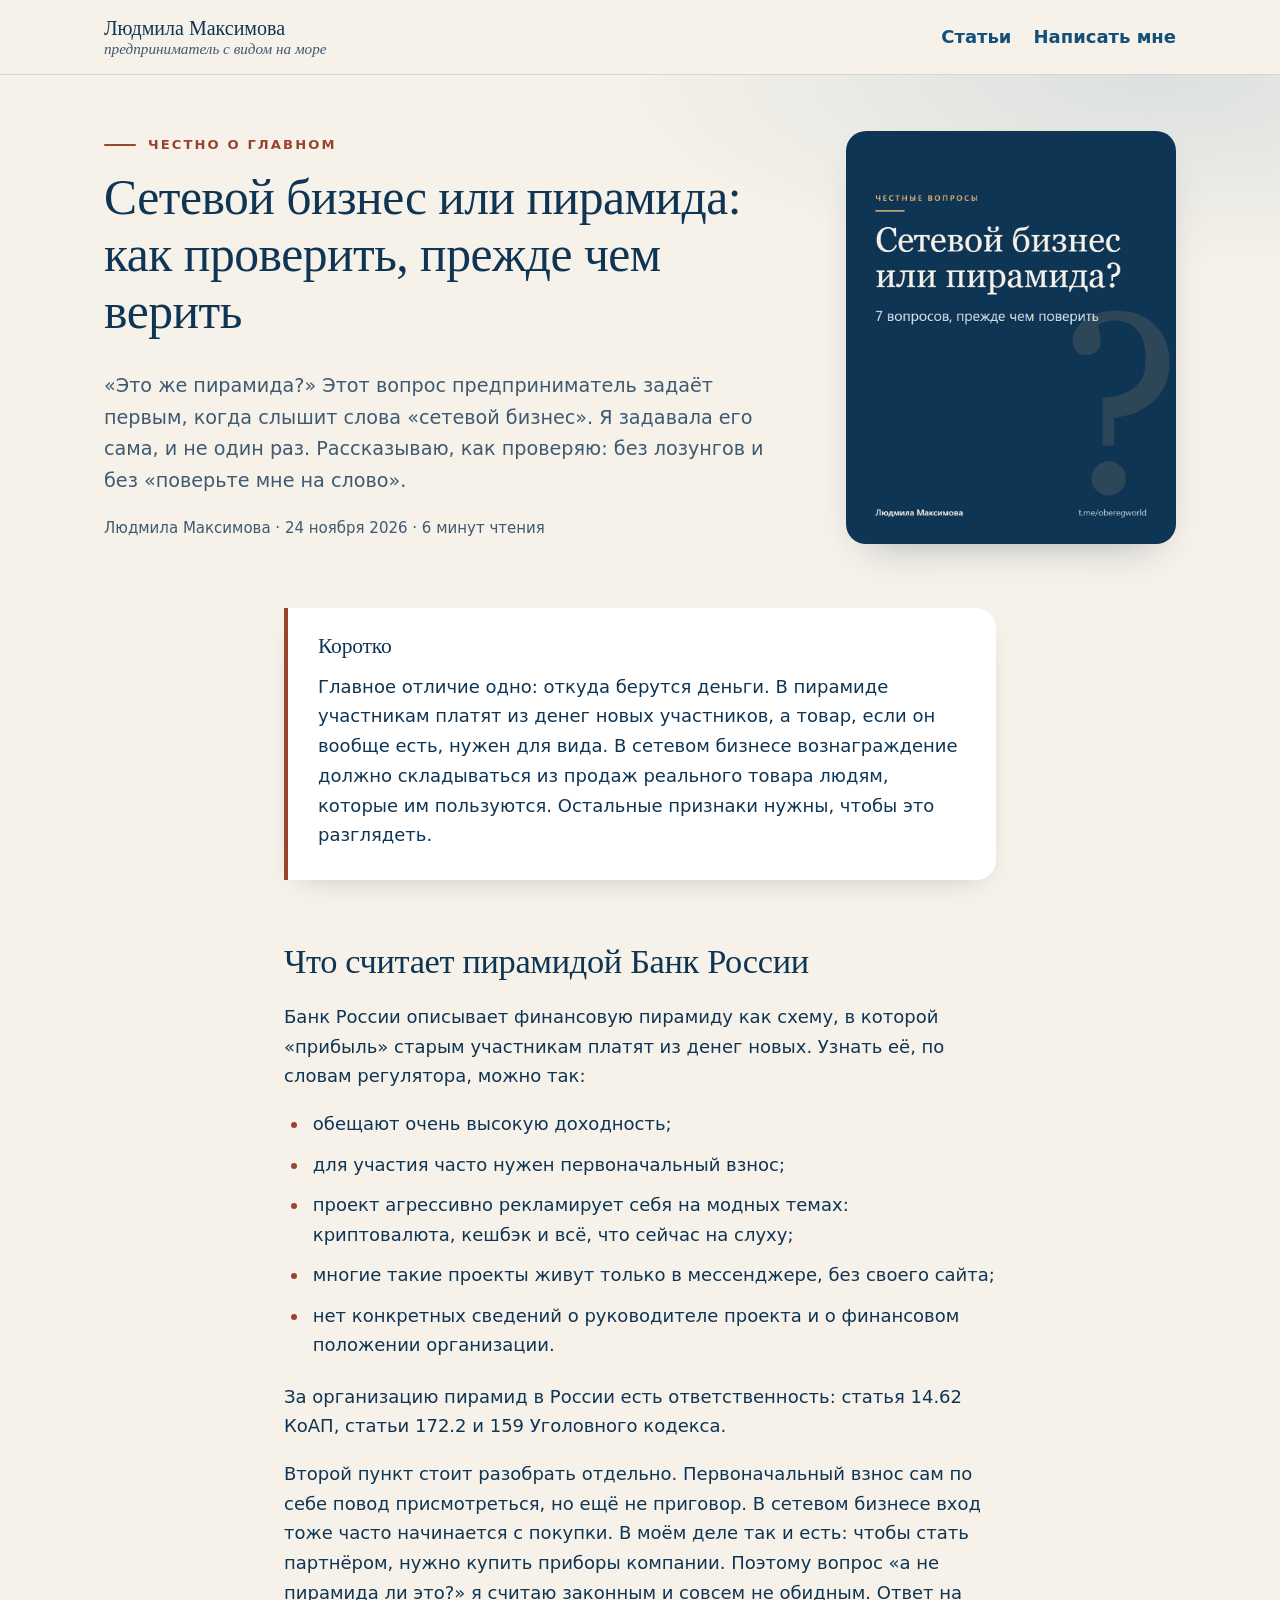
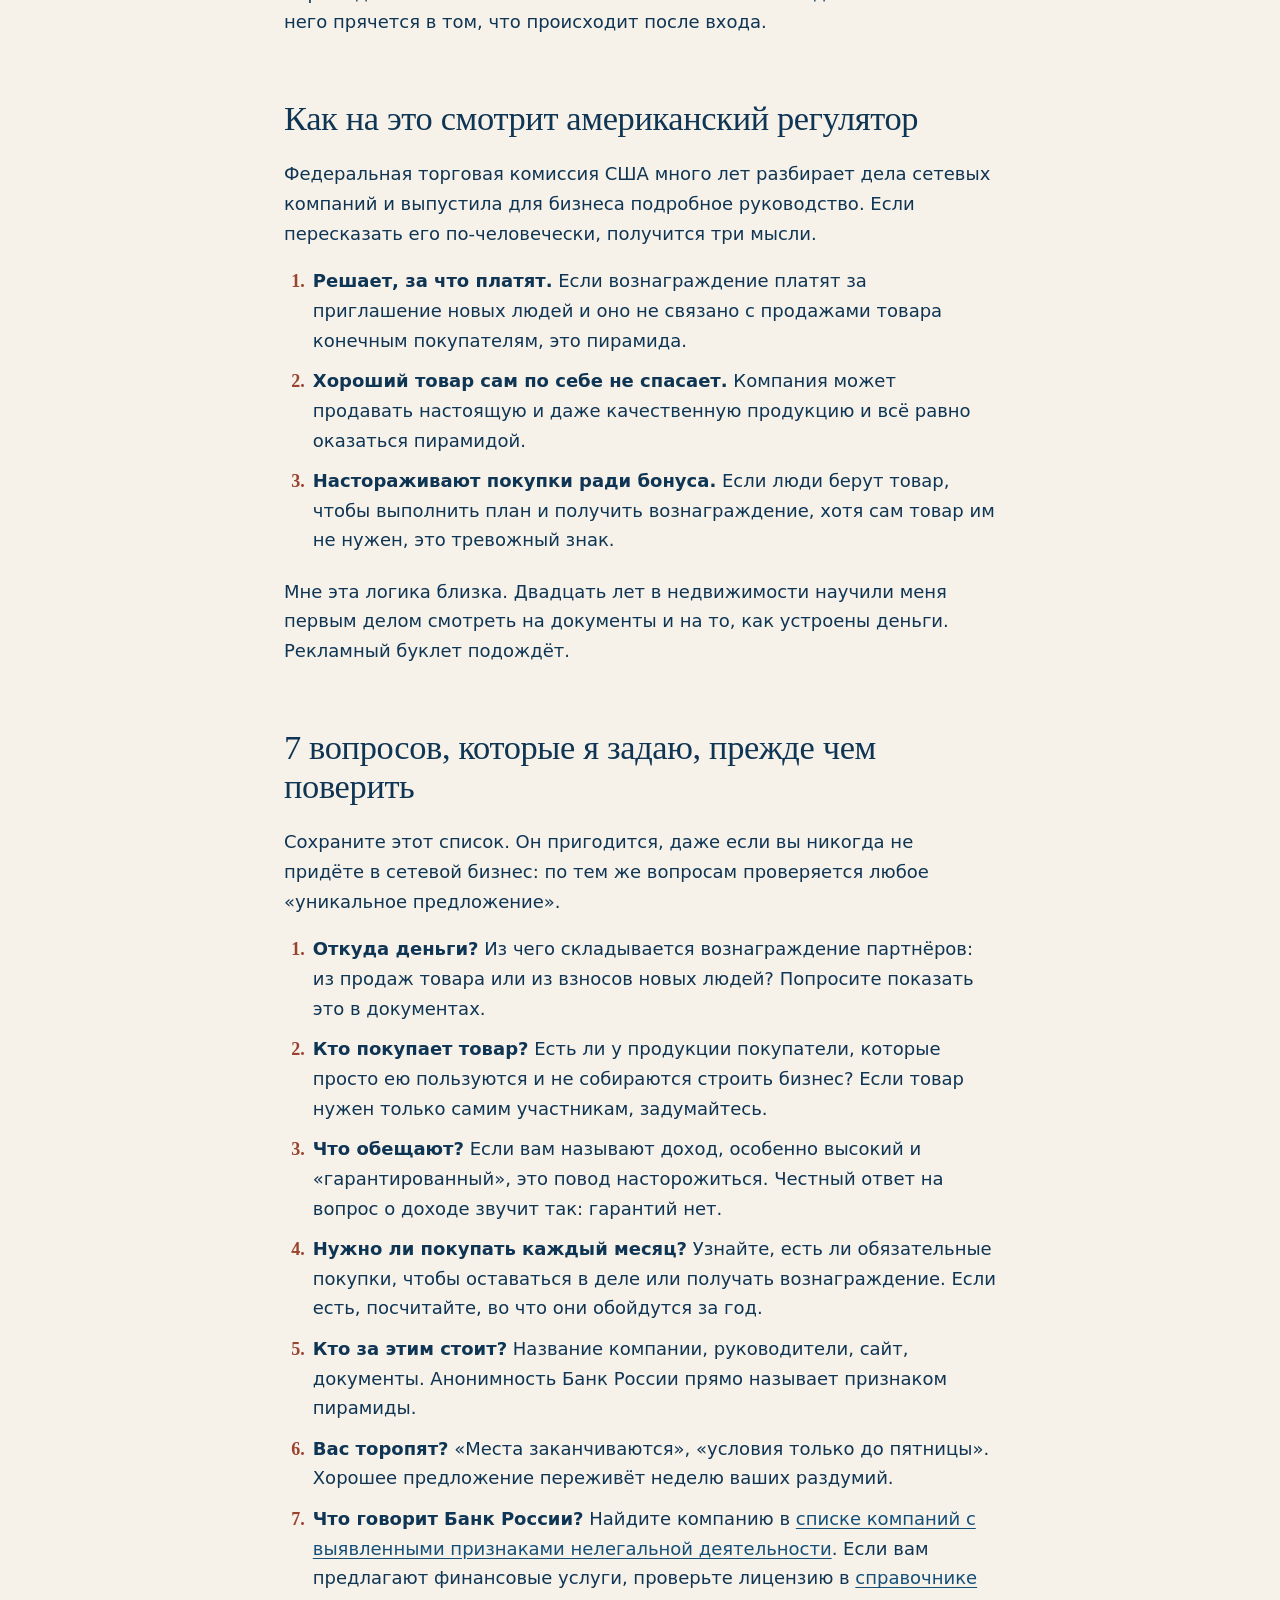
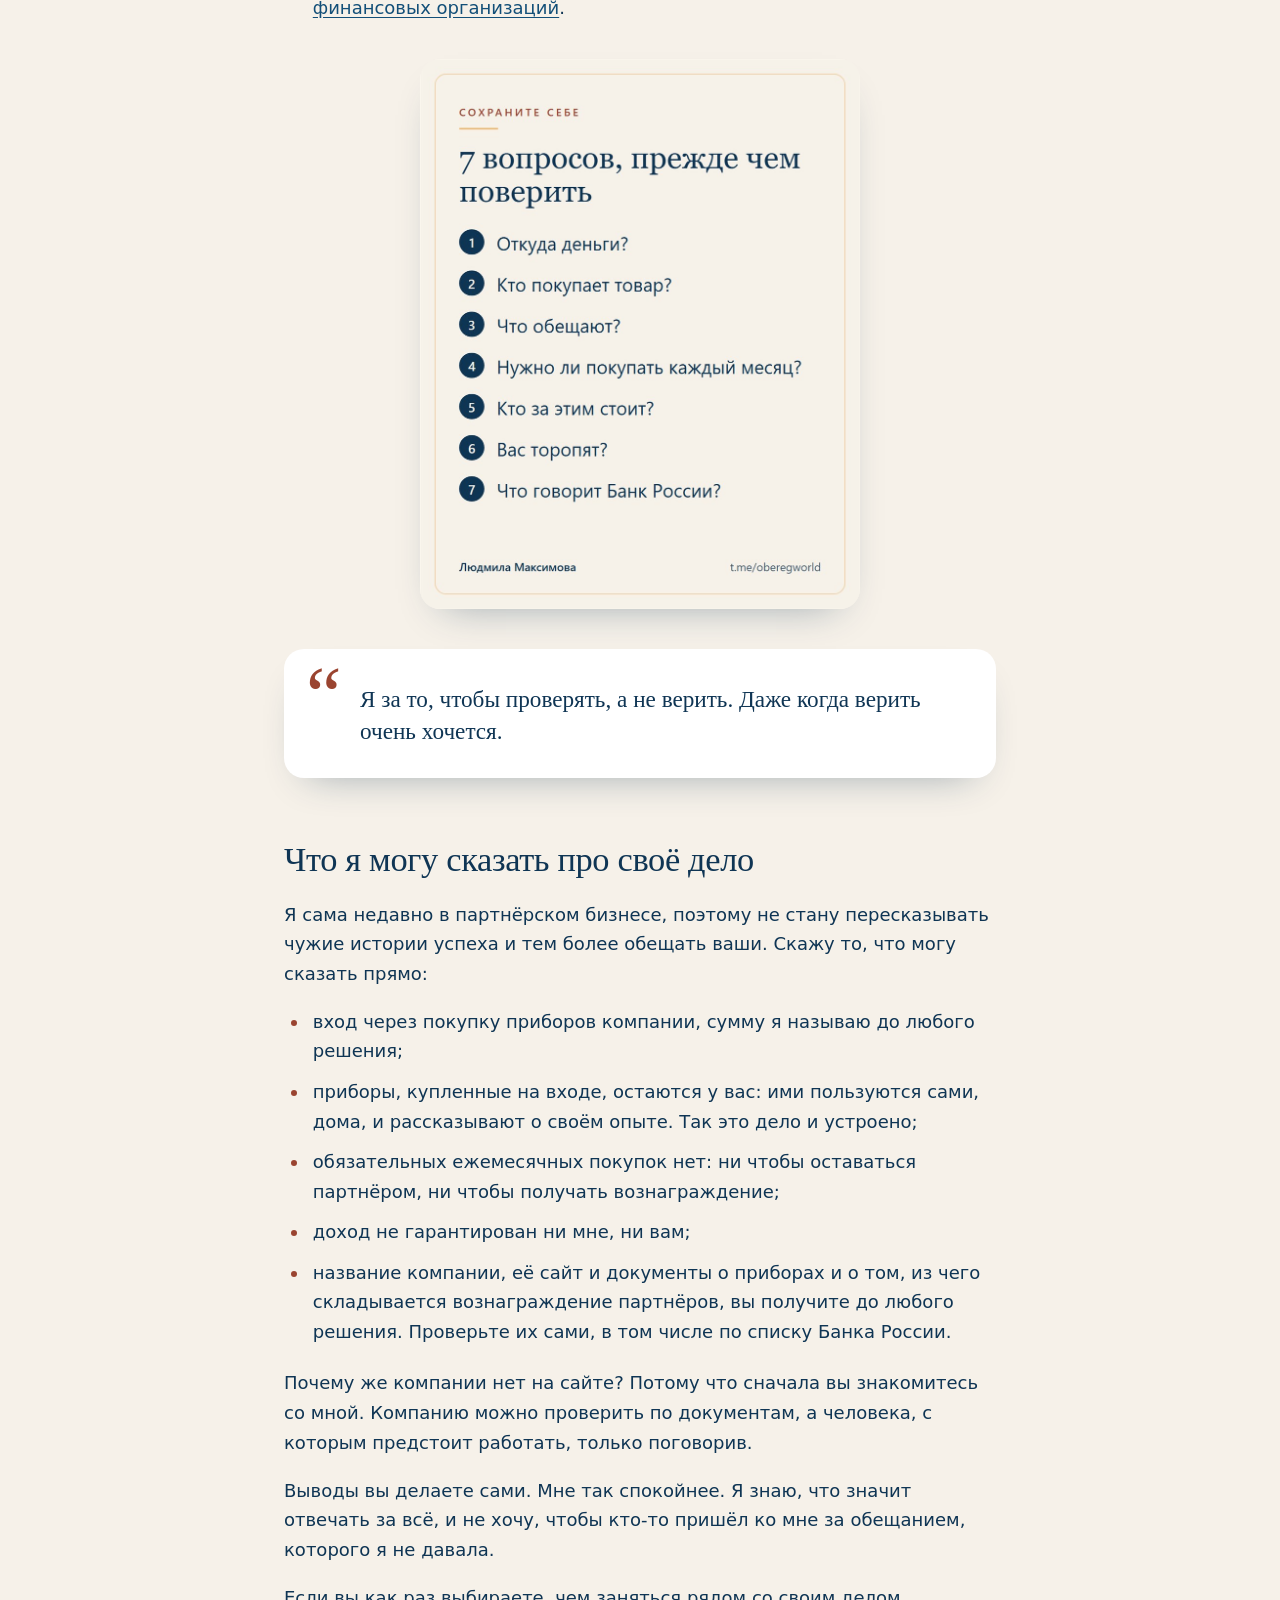
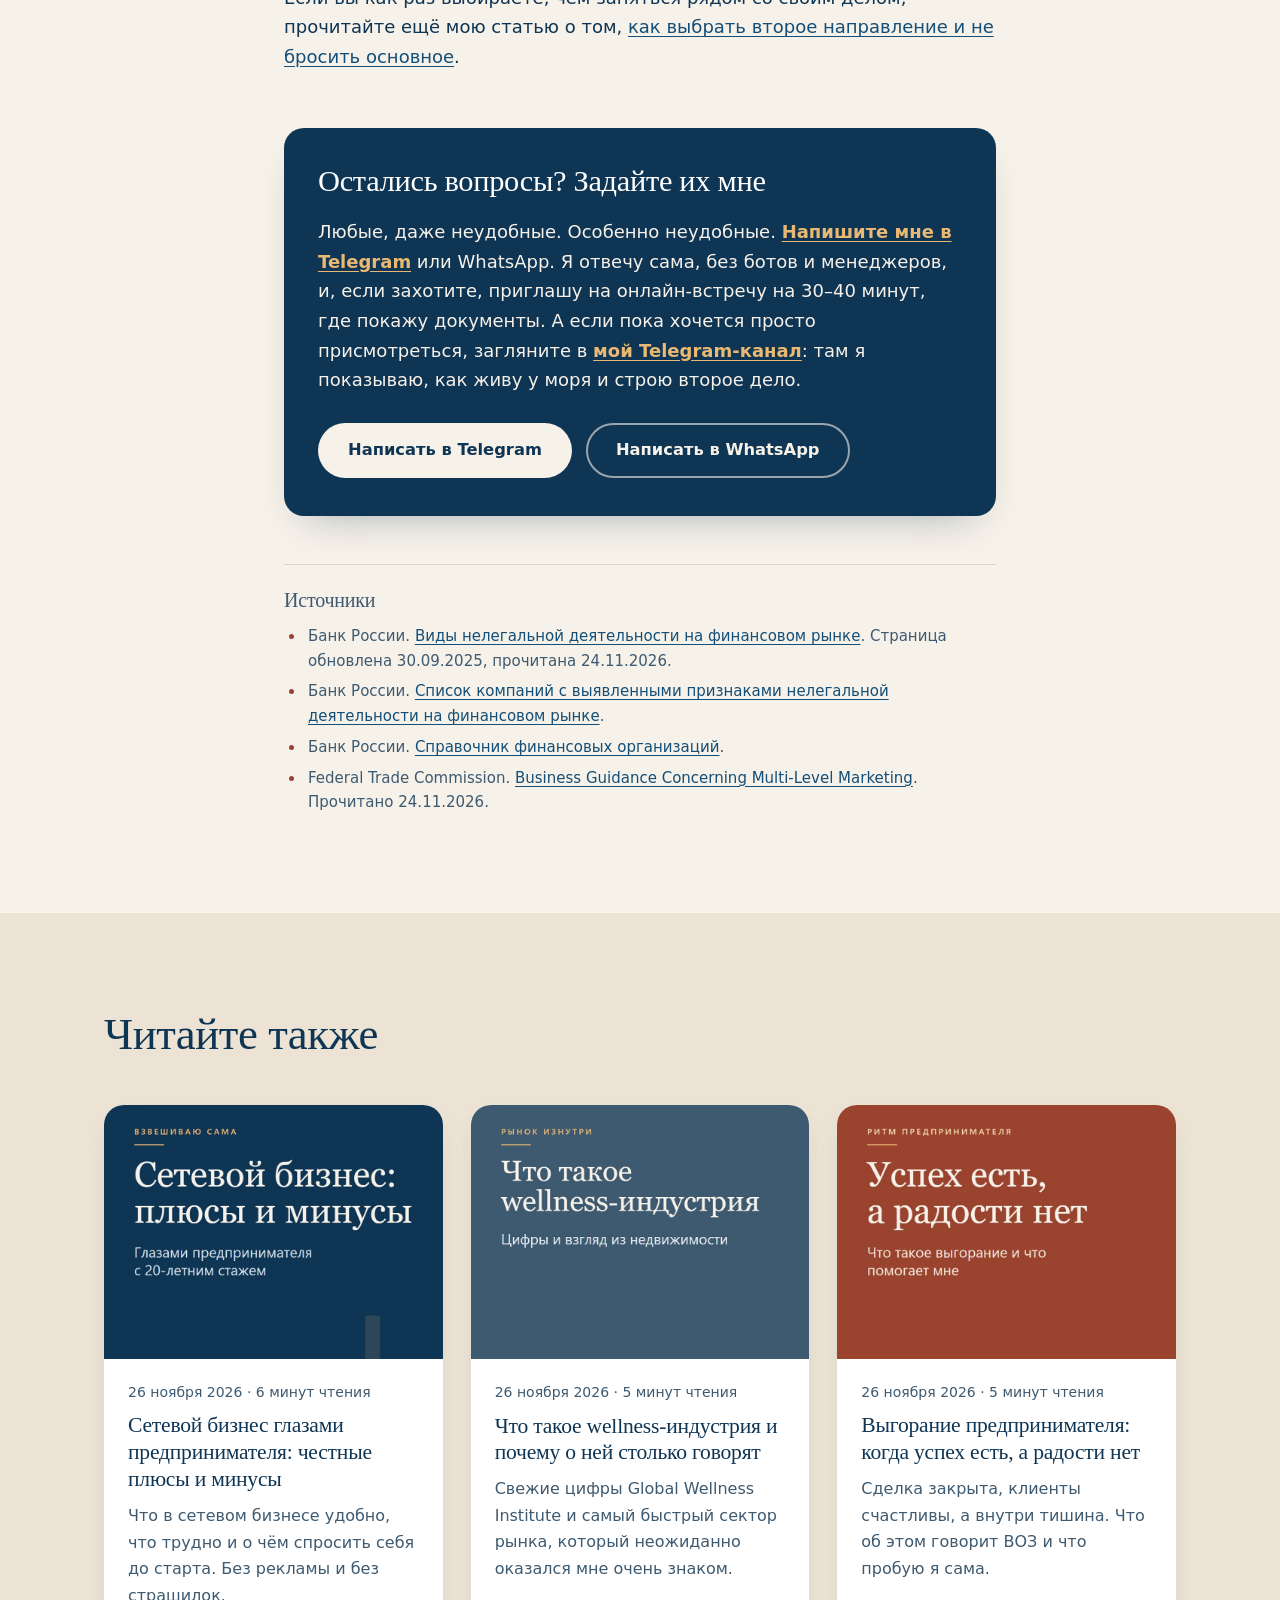
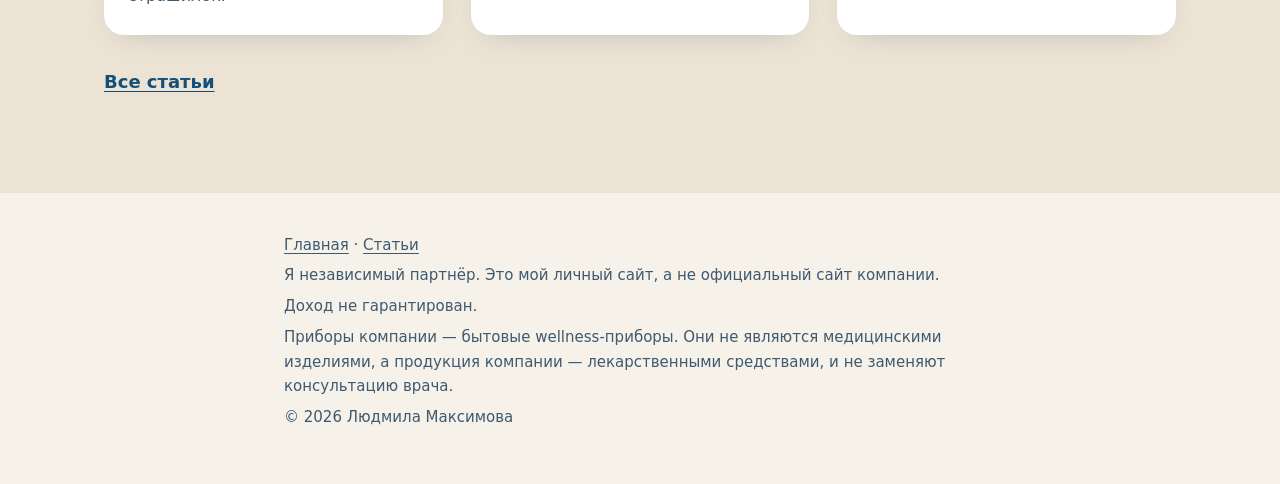
<file: blog/setevoy-biznes-ili-piramida.html>
<!doctype html>
<html lang="ru">
<head>
  <meta charset="utf-8">
  <meta name="viewport" content="width=device-width, initial-scale=1">
  <title>Сетевой бизнес или пирамида: как отличить. 7 вопросов для проверки</title>
  <meta name="description" content="Как отличить сетевой бизнес от финансовой пирамиды: признаки по данным Банка России, логика американского регулятора и 7 вопросов до любого решения.">
  <meta name="robots" content="index, follow, max-image-preview:large">
  <meta name="author" content="Людмила Максимова">
  <meta name="theme-color" content="#0f3554">
  <link rel="canonical" href="https://liudmila-maksimova.com/blog/setevoy-biznes-ili-piramida.html">

  <link rel="icon" href="../favicon.svg" type="image/svg+xml">
  <link rel="icon" href="../favicon-192.png" type="image/png" sizes="192x192">
  <link rel="apple-touch-icon" href="../apple-touch-icon.png">

  <!-- Превью ссылки в Telegram, WhatsApp и соцсетях -->
  <meta property="og:type" content="article">
  <meta property="og:locale" content="ru_RU">
  <meta property="og:site_name" content="Людмила Максимова">
  <meta property="og:url" content="https://liudmila-maksimova.com/blog/setevoy-biznes-ili-piramida.html">
  <meta property="og:title" content="Сетевой бизнес или пирамида: как отличить. 7 вопросов для проверки">
  <meta property="og:description" content="Как отличить сетевой бизнес от финансовой пирамиды: признаки по данным Банка России, логика американского регулятора и 7 вопросов до любого решения.">
  <meta property="og:image" content="https://liudmila-maksimova.com/images/og-setevoy-biznes-ili-piramida.jpg">
  <meta property="og:image:width" content="1200">
  <meta property="og:image:height" content="630">
  <meta property="og:image:alt" content="Обложка статьи: сетевой бизнес или пирамида? 7 вопросов, прежде чем поверить">
  <meta property="article:published_time" content="2026-11-24">
  <meta name="twitter:card" content="summary_large_image">
  <meta name="twitter:title" content="Сетевой бизнес или пирамида: как отличить. 7 вопросов для проверки">
  <meta name="twitter:description" content="Как отличить сетевой бизнес от финансовой пирамиды: признаки по данным Банка России, логика американского регулятора и 7 вопросов до любого решения.">
  <meta name="twitter:image" content="https://liudmila-maksimova.com/images/og-setevoy-biznes-ili-piramida.jpg">
  <meta name="twitter:image:alt" content="Обложка статьи: сетевой бизнес или пирамида? 7 вопросов, прежде чем поверить">

  <!--
    Карточки для поисковиков (JSON-LD): данные, а не программа.
    Связаны с главной через @id: сайт (#website) и автор (#person) описаны там.
  -->
  <script type="application/ld+json">
{
  "@context": "https://schema.org",
  "@graph": [
    {
      "@type": "BlogPosting",
      "@id": "https://liudmila-maksimova.com/blog/setevoy-biznes-ili-piramida.html#article",
      "headline": "Сетевой бизнес или пирамида: как проверить, прежде чем верить",
      "description": "Как отличить сетевой бизнес от финансовой пирамиды: признаки по данным Банка России, логика американского регулятора и 7 вопросов до любого решения.",
      "image": {
        "@type": "ImageObject",
        "url": "https://liudmila-maksimova.com/images/cover-setevoy-biznes-ili-piramida.jpg",
        "width": 900,
        "height": 1125
      },
      "datePublished": "2026-11-24",
      "dateModified": "2026-11-24",
      "inLanguage": "ru-RU",
      "author": {
        "@type": "Person",
        "@id": "https://liudmila-maksimova.com/#person",
        "name": "Людмила Максимова",
        "url": "https://liudmila-maksimova.com/"
      },
      "publisher": {
        "@type": "Person",
        "@id": "https://liudmila-maksimova.com/#person",
        "name": "Людмила Максимова",
        "url": "https://liudmila-maksimova.com/"
      },
      "mainEntityOfPage": "https://liudmila-maksimova.com/blog/setevoy-biznes-ili-piramida.html",
      "isPartOf": {
        "@id": "https://liudmila-maksimova.com/blog/#blog"
      }
    },
    {
      "@type": "BreadcrumbList",
      "itemListElement": [
        {
          "@type": "ListItem",
          "position": 1,
          "name": "Главная",
          "item": "https://liudmila-maksimova.com/"
        },
        {
          "@type": "ListItem",
          "position": 2,
          "name": "Статьи",
          "item": "https://liudmila-maksimova.com/blog/"
        },
        {
          "@type": "ListItem",
          "position": 3,
          "name": "Сетевой бизнес или пирамида: как проверить, прежде чем верить",
          "item": "https://liudmila-maksimova.com/blog/setevoy-biznes-ili-piramida.html"
        }
      ]
    }
  ]
}
  </script>

  <link rel="stylesheet" href="../styles.css?v=2026-11-24b">
</head>
<body>
  <a class="skip-link" href="#main">Перейти к содержанию</a>

  <header class="topbar">
    <div class="container topbar__inner">
      <a class="topbar__home" href="../index.html">Людмила Максимова <span>предприниматель с видом на море</span></a>
      <nav class="topbar__nav" aria-label="Разделы сайта">
        <a href="index.html">Статьи</a>
        <a href="https://t.me/LiudmilaFinance">Написать мне</a>
      </nav>
    </div>
  </header>

  <main id="main">
    <article>
      <header class="article-head">
        <div class="container article-head__inner">
          <div>
            <p class="eyebrow">Честно о главном</p>
            <h1>Сетевой бизнес или пирамида: как проверить, прежде чем верить</h1>
            <p class="lead">«Это же пирамида?» Этот вопрос предприниматель задаёт первым, когда слышит слова «сетевой бизнес». Я задавала его сама, и не один раз. Рассказываю, как проверяю: без лозунгов и без «поверьте мне на слово».</p>
            <p class="article-meta">Людмила Максимова · <time datetime="2026-11-24">24 ноября 2026</time> · 6 минут чтения</p>
          </div>
          <figure class="article-head__figure">
            <img class="article-photo" src="../images/cover-setevoy-biznes-ili-piramida.jpg" alt="Обложка статьи: сетевой бизнес или пирамида? 7 вопросов, прежде чем поверить" width="900" height="1125" fetchpriority="high">
          </figure>
        </div>
      </header>

      <div class="container narrow prose">
        <div class="summary">
          <h2>Коротко</h2>
          <p>Главное отличие одно: откуда берутся деньги. В пирамиде участникам платят из денег новых участников, а товар, если он вообще есть, нужен для вида. В сетевом бизнесе вознаграждение должно складываться из продаж реального товара людям, которые им пользуются. Остальные признаки нужны, чтобы это разглядеть.</p>
        </div>
        <h2>Что считает пирамидой Банк России</h2>
        <p>Банк России описывает финансовую пирамиду как схему, в которой «прибыль» старым участникам платят из денег новых. Узнать её, по словам регулятора, можно так:</p>
        <ul>
          <li>обещают очень высокую доходность;</li>
          <li>для участия часто нужен первоначальный взнос;</li>
          <li>проект агрессивно рекламирует себя на модных темах: криптовалюта, кешбэк и всё, что сейчас на слуху;</li>
          <li>многие такие проекты живут только в мессенджере, без своего сайта;</li>
          <li>нет конкретных сведений о руководителе проекта и о финансовом положении организации.</li>
        </ul>
        <p>За организацию пирамид в России есть ответственность: статья 14.62 КоАП, статьи 172.2 и 159 Уголовного кодекса.</p>
        <p>Второй пункт стоит разобрать отдельно. Первоначальный взнос сам по себе повод присмотреться, но ещё не приговор. В сетевом бизнесе вход тоже часто начинается с покупки. В моём деле так и есть: чтобы стать партнёром, нужно купить приборы компании. Поэтому вопрос «а не пирамида ли это?» я считаю законным и совсем не обидным. Ответ на него прячется в том, что происходит после входа.</p>
        <h2>Как на это смотрит американский регулятор</h2>
        <p>Федеральная торговая комиссия США много лет разбирает дела сетевых компаний и выпустила для бизнеса подробное руководство. Если пересказать его по-человечески, получится три мысли.</p>
        <ol>
          <li><strong>Решает, за что платят.</strong> Если вознаграждение платят за приглашение новых людей и оно не связано с продажами товара конечным покупателям, это пирамида.</li>
          <li><strong>Хороший товар сам по себе не спасает.</strong> Компания может продавать настоящую и даже качественную продукцию и всё равно оказаться пирамидой.</li>
          <li><strong>Настораживают покупки ради бонуса.</strong> Если люди берут товар, чтобы выполнить план и получить вознаграждение, хотя сам товар им не нужен, это тревожный знак.</li>
        </ol>
        <p>Мне эта логика близка. Двадцать лет в недвижимости научили меня первым делом смотреть на документы и на то, как устроены деньги. Рекламный буклет подождёт.</p>
        <h2>7 вопросов, которые я задаю, прежде чем поверить</h2>
        <p>Сохраните этот список. Он пригодится, даже если вы никогда не придёте в сетевой бизнес: по тем же вопросам проверяется любое «уникальное предложение».</p>
        <ol>
          <li><strong>Откуда деньги?</strong> Из чего складывается вознаграждение партнёров: из продаж товара или из взносов новых людей? Попросите показать это в документах.</li>
          <li><strong>Кто покупает товар?</strong> Есть ли у продукции покупатели, которые просто ею пользуются и не собираются строить бизнес? Если товар нужен только самим участникам, задумайтесь.</li>
          <li><strong>Что обещают?</strong> Если вам называют доход, особенно высокий и «гарантированный», это повод насторожиться. Честный ответ на вопрос о доходе звучит так: гарантий нет.</li>
          <li><strong>Нужно ли покупать каждый месяц?</strong> Узнайте, есть ли обязательные покупки, чтобы оставаться в деле или получать вознаграждение. Если есть, посчитайте, во что они обойдутся за год.</li>
          <li><strong>Кто за этим стоит?</strong> Название компании, руководители, сайт, документы. Анонимность Банк России прямо называет признаком пирамиды.</li>
          <li><strong>Вас торопят?</strong> «Места заканчиваются», «условия только до пятницы». Хорошее предложение переживёт неделю ваших раздумий.</li>
          <li><strong>Что говорит Банк России?</strong> Найдите компанию в <a href="https://cbr.ru/inside/warning-list/">списке компаний с выявленными признаками нелегальной деятельности</a>. Если вам предлагают финансовые услуги, проверьте лицензию в <a href="https://cbr.ru/fmp_check/">справочнике финансовых организаций</a>.</li>
        </ol>
        <figure class="prose-figure">
          <img src="../images/slide-setevoy-biznes-ili-piramida.jpg" alt="Памятка: 7 вопросов, прежде чем поверить" width="900" height="1125" loading="lazy" decoding="async">
        </figure>
        <blockquote class="quote"><p>Я за то, чтобы проверять, а не верить. Даже когда верить очень хочется.</p></blockquote>
        <h2>Что я могу сказать про своё дело</h2>
        <p>Я сама недавно в партнёрском бизнесе, поэтому не стану пересказывать чужие истории успеха и тем более обещать ваши. Скажу то, что могу сказать прямо:</p>
        <ul>
          <li>вход через покупку приборов компании, сумму я называю до любого решения;</li>
          <li>приборы, купленные на входе, остаются у вас: ими пользуются сами, дома, и рассказывают о своём опыте. Так это дело и устроено;</li>
          <li>обязательных ежемесячных покупок нет: ни чтобы оставаться партнёром, ни чтобы получать вознаграждение;</li>
          <li>доход не гарантирован ни мне, ни вам;</li>
          <li>название компании, её сайт и документы о приборах и о том, из чего складывается вознаграждение партнёров, вы получите до любого решения. Проверьте их сами, в том числе по списку Банка России.</li>
        </ul>
        <p>Почему же компании нет на сайте? Потому что сначала вы знакомитесь со мной. Компанию можно проверить по документам, а человека, с которым предстоит работать, только поговорив.</p>
        <p>Выводы вы делаете сами. Мне так спокойнее. Я знаю, что значит отвечать за всё, и не хочу, чтобы кто-то пришёл ко мне за обещанием, которого я не давала.</p>
        <p>Если вы как раз выбираете, чем заняться рядом со своим делом, прочитайте ещё мою статью о том, <a href="vtoroe-delo-ryadom-so-svoim.html">как выбрать второе направление и не бросить основное</a>.</p>
        <section class="cta-box">
          <h2>Остались вопросы? Задайте их мне</h2>
          <p>Любые, даже неудобные. Особенно неудобные. <a href="https://t.me/LiudmilaFinance">Напишите мне в Telegram</a> или WhatsApp. Я отвечу сама, без ботов и менеджеров, и, если захотите, приглашу на онлайн-встречу на 30–40 минут, где покажу документы. А если пока хочется просто присмотреться, загляните в <a href="https://t.me/oberegworld">мой Telegram-канал</a>: там я показываю, как живу у моря и строю второе дело.</p>
          <div class="actions">
            <a class="btn btn--light" href="https://t.me/LiudmilaFinance">Написать в Telegram</a>
            <a class="btn btn--ghost" href="https://wa.me/905346642710?text=Пишу%20с%20сайта">Написать в WhatsApp</a>
          </div>
        </section>
        <section class="sources">
          <h2>Источники</h2>
          <ul>
            <li>Банк России. <a href="https://cbr.ru/inside/k_illegals/">Виды нелегальной деятельности на финансовом рынке</a>. Страница обновлена 30.09.2025, прочитана 24.11.2026.</li>
            <li>Банк России. <a href="https://cbr.ru/inside/warning-list/">Список компаний с выявленными признаками нелегальной деятельности на финансовом рынке</a>.</li>
            <li>Банк России. <a href="https://cbr.ru/fmp_check/">Справочник финансовых организаций</a>.</li>
            <li>Federal Trade Commission. <a href="https://www.ftc.gov/business-guidance/resources/business-guidance-concerning-multi-level-marketing">Business Guidance Concerning Multi-Level Marketing</a>. Прочитано 24.11.2026.</li>
          </ul>
        </section>
      </div>
    </article>

    <section class="section section--tinted related" aria-labelledby="related-title">
      <div class="container">
        <h2 id="related-title">Читайте также</h2>
        <ul class="cards">
          <li class="card">
            <img src="../images/cover-setevoy-biznes-plyusy-i-minusy.jpg" alt="" width="900" height="1125" loading="lazy">
            <div class="card__body">
              <p class="card__meta"><time datetime="2026-11-26">26 ноября 2026</time> · 6 минут чтения</p>
              <h3 class="card__title"><a href="setevoy-biznes-plyusy-i-minusy.html">Сетевой бизнес глазами предпринимателя: честные плюсы и минусы</a></h3>
              <p class="card__text">Что в сетевом бизнесе удобно, что трудно и о чём спросить себя до старта. Без рекламы и без страшилок.</p>
            </div>
          </li>
          <li class="card">
            <img src="../images/cover-chto-takoe-wellness-industriya.jpg" alt="" width="900" height="1125" loading="lazy">
            <div class="card__body">
              <p class="card__meta"><time datetime="2026-11-26">26 ноября 2026</time> · 5 минут чтения</p>
              <h3 class="card__title"><a href="chto-takoe-wellness-industriya.html">Что такое wellness-индустрия и почему о ней столько говорят</a></h3>
              <p class="card__text">Свежие цифры Global Wellness Institute и самый быстрый сектор рынка, который неожиданно оказался мне очень знаком.</p>
            </div>
          </li>
          <li class="card">
            <img src="../images/cover-vygoranie-predprinimatelya.jpg" alt="" width="900" height="1125" loading="lazy">
            <div class="card__body">
              <p class="card__meta"><time datetime="2026-11-26">26 ноября 2026</time> · 5 минут чтения</p>
              <h3 class="card__title"><a href="vygoranie-predprinimatelya.html">Выгорание предпринимателя: когда успех есть, а радости нет</a></h3>
              <p class="card__text">Сделка закрыта, клиенты счастливы, а внутри тишина. Что об этом говорит ВОЗ и что пробую я сама.</p>
            </div>
          </li>
        </ul>
        <p class="all-link"><a href="index.html">Все статьи</a></p>
      </div>
    </section>
  </main>

  <footer class="footer">
    <div class="container narrow">
      <p><a href="../index.html">Главная</a> · <a href="index.html">Статьи</a></p>
      <p>Я независимый партнёр. Это мой личный сайт, а не официальный сайт компании.</p>
      <p>Доход не гарантирован.</p>
      <p>Приборы компании — бытовые wellness-приборы. Они не являются медицинскими изделиями, а продукция компании — лекарственными средствами, и не заменяют консультацию врача.</p>
      <p>© 2026 Людмила Максимова</p>
    </div>
  </footer>
</body>
</html>
</file>
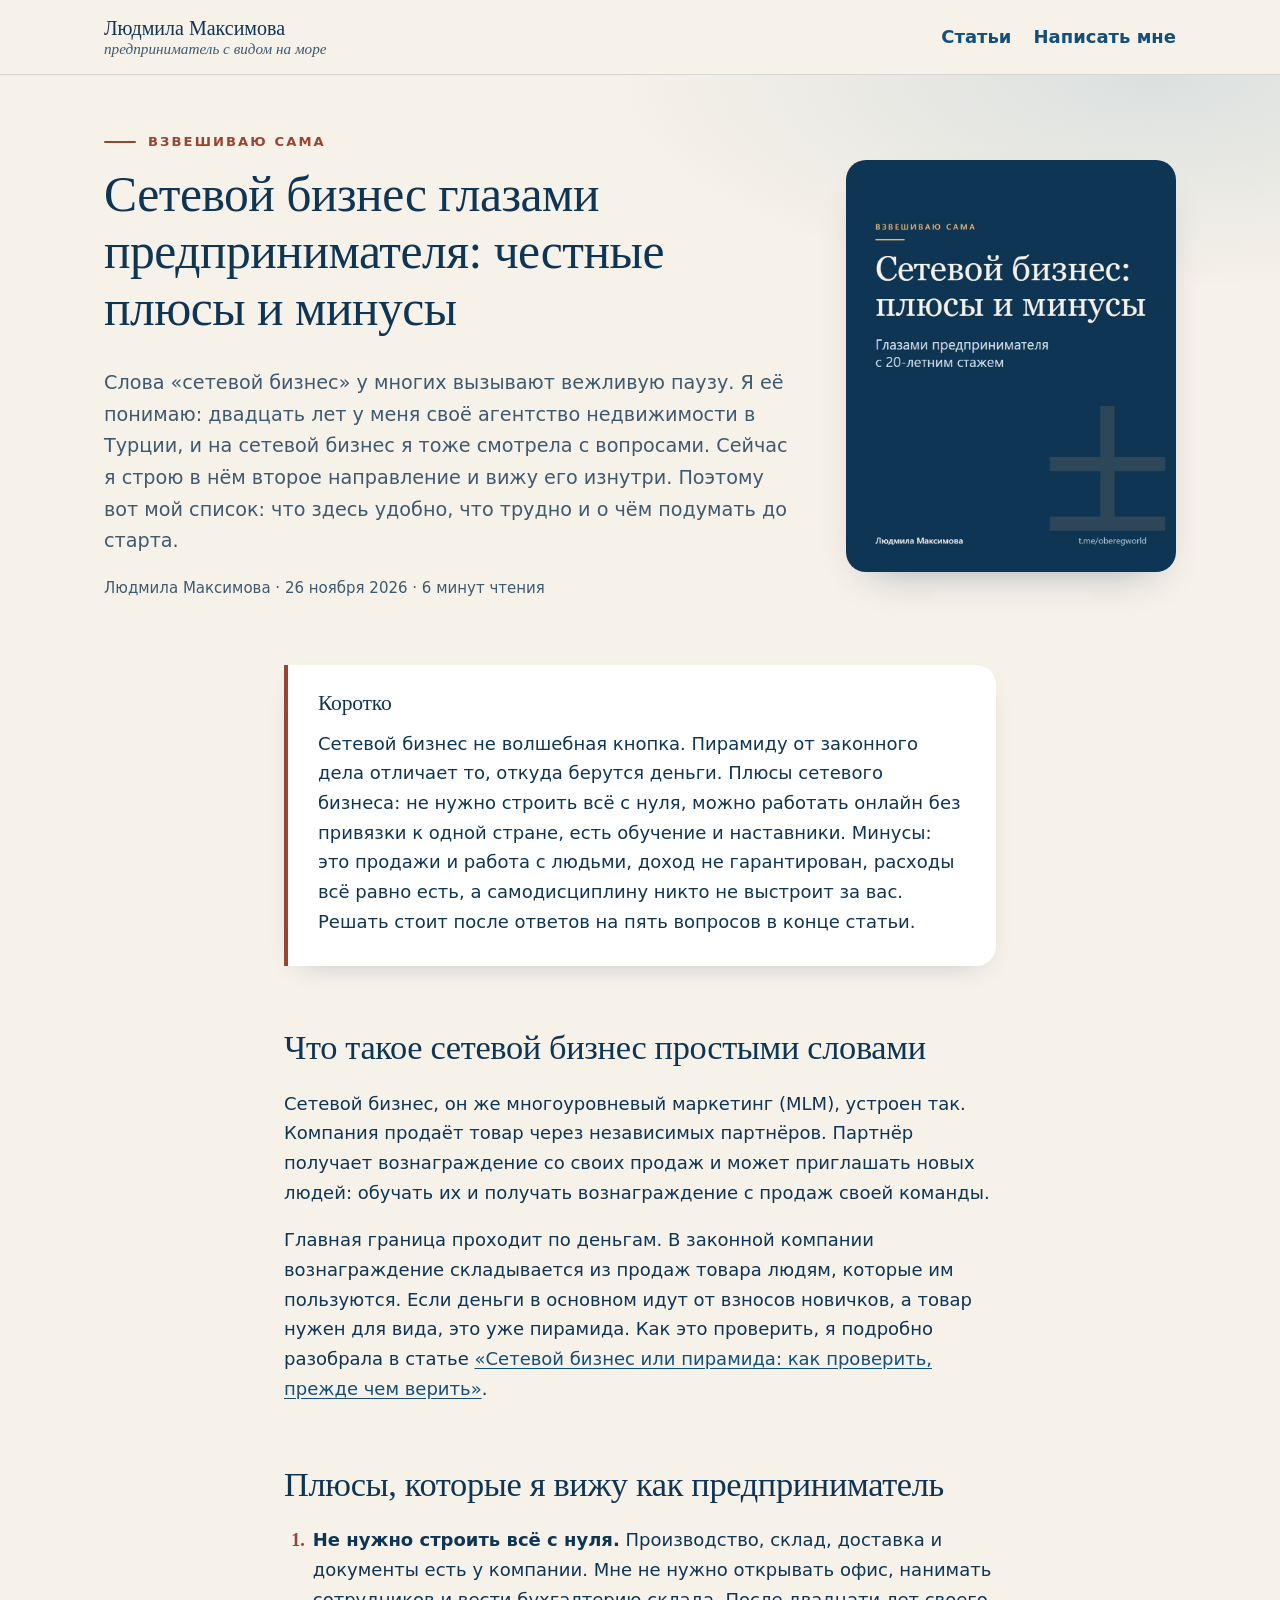
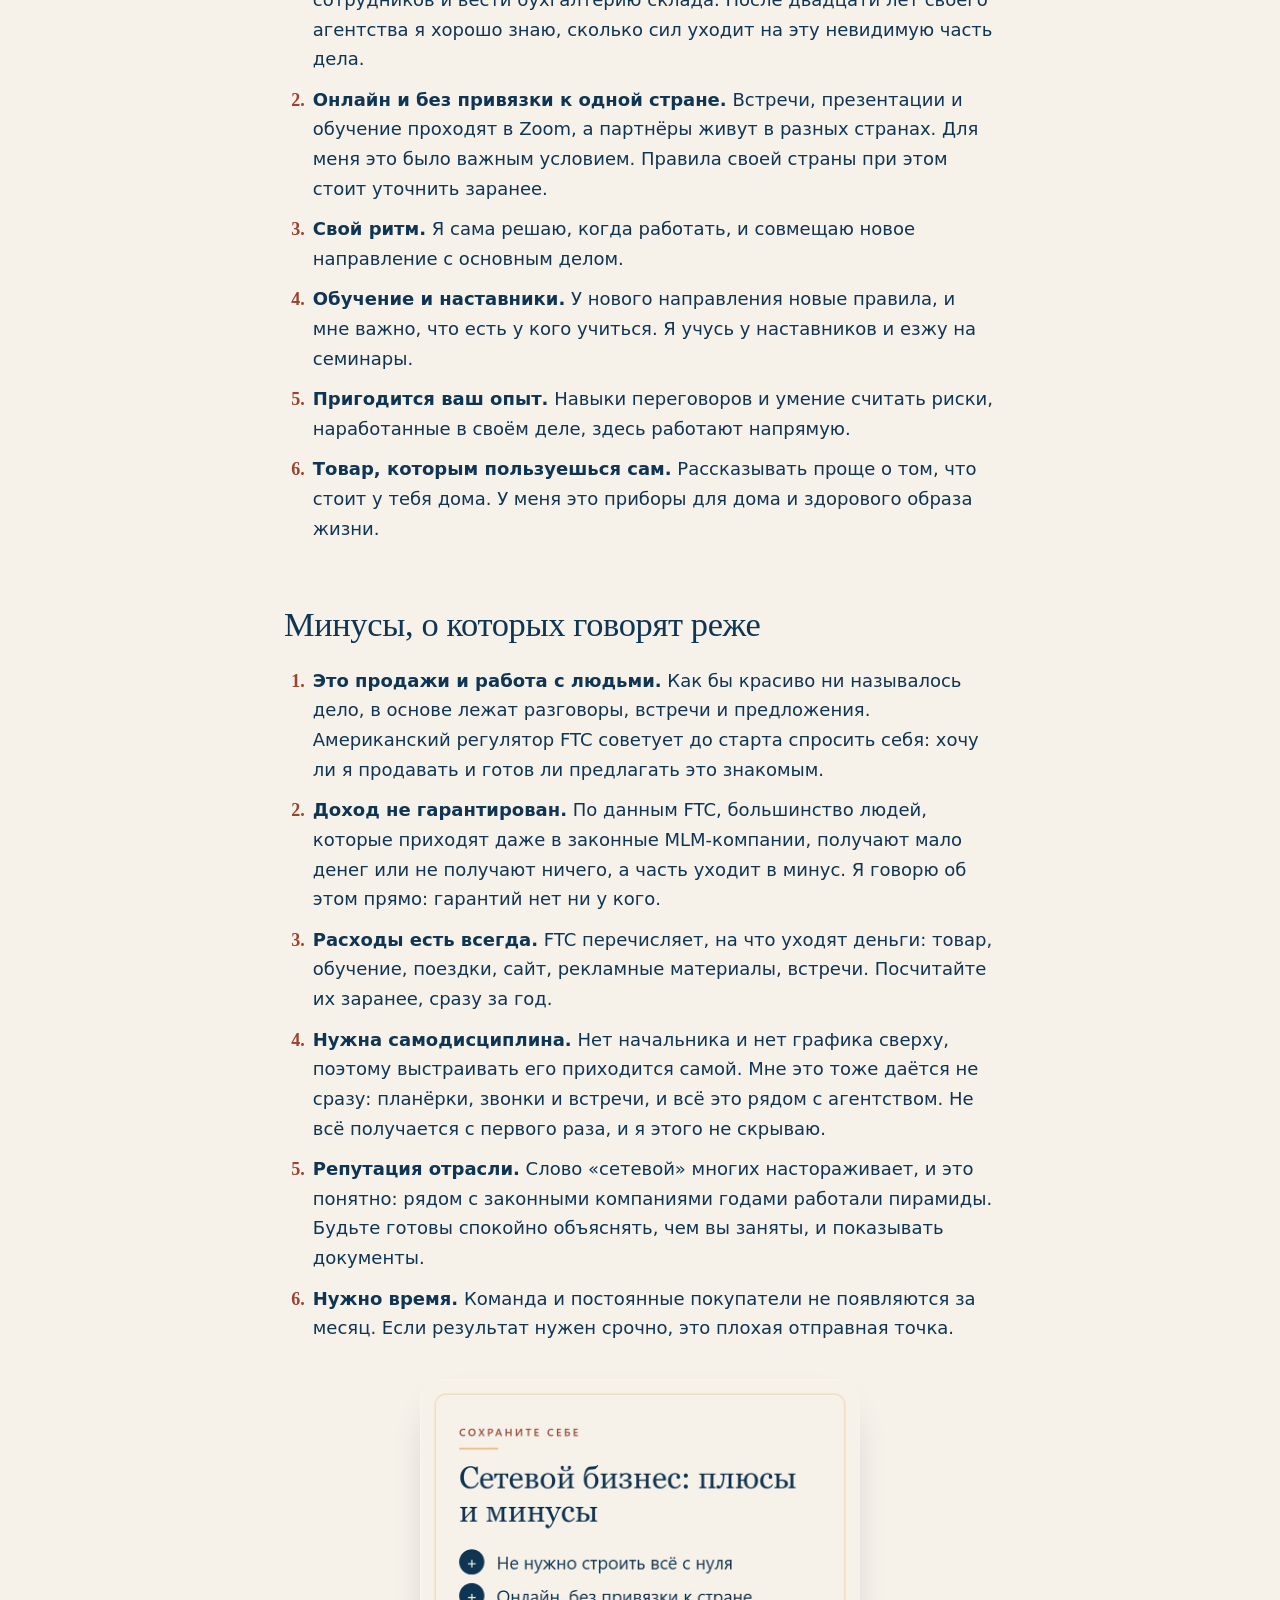
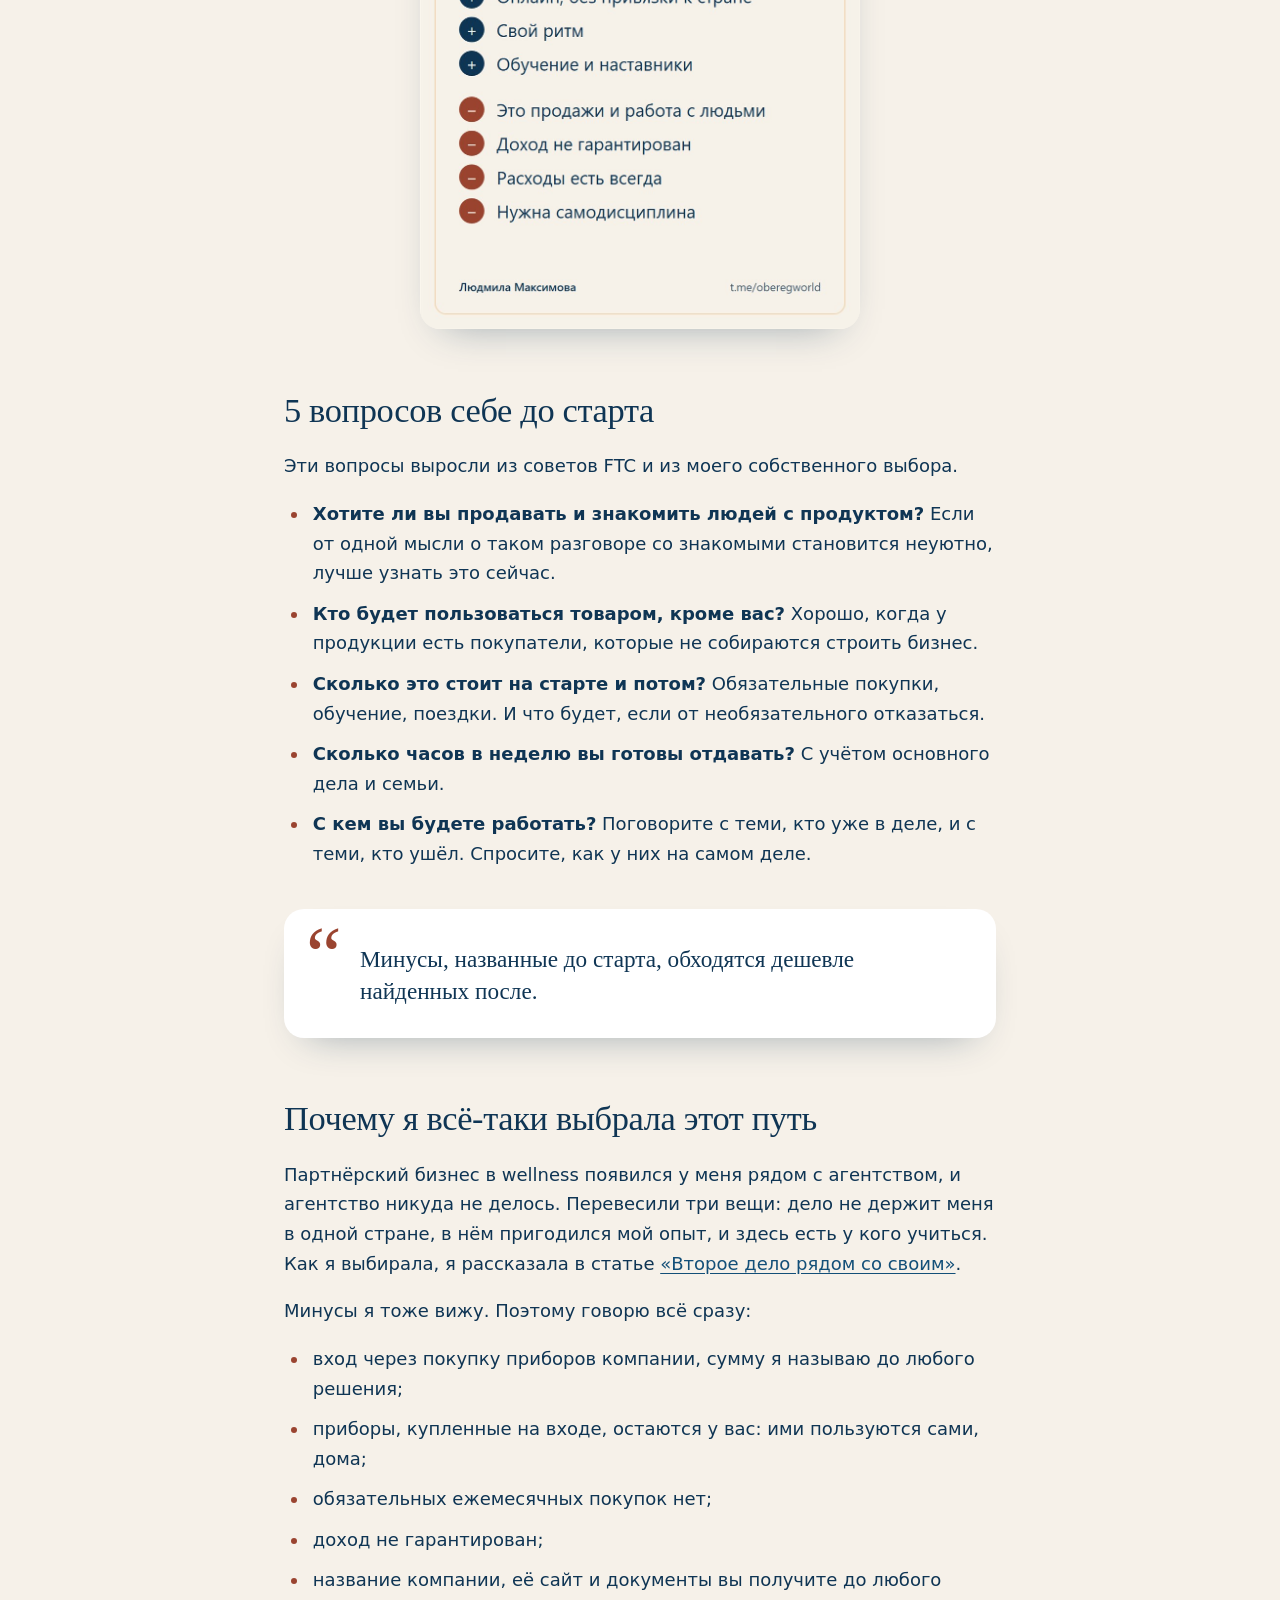
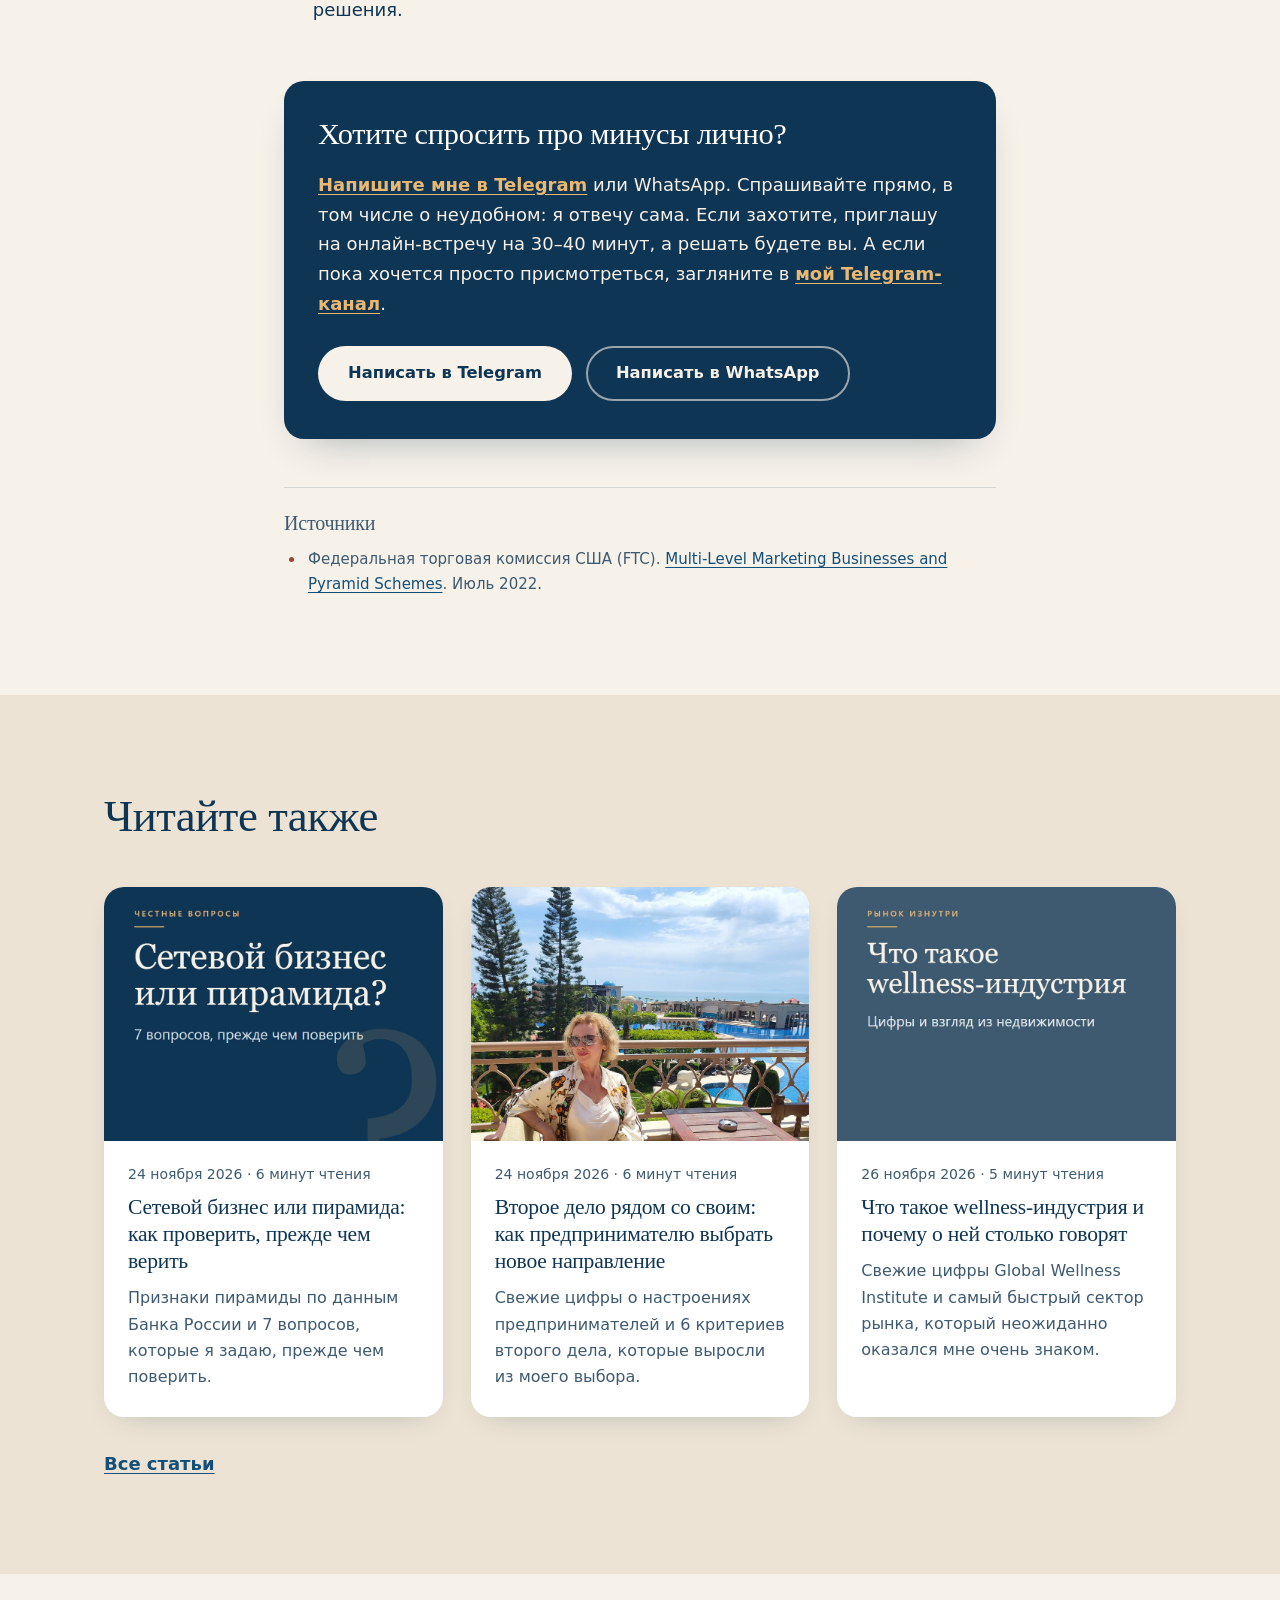
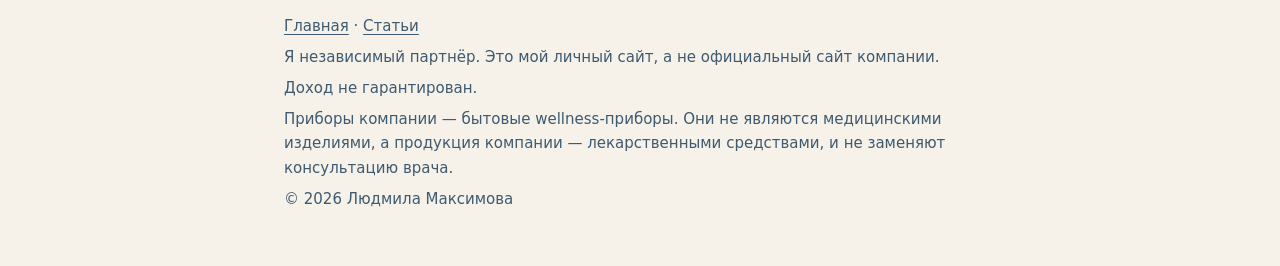
<file: blog/setevoy-biznes-plyusy-i-minusy.html>
<!doctype html>
<html lang="ru">
<head>
  <meta charset="utf-8">
  <meta name="viewport" content="width=device-width, initial-scale=1">
  <title>Сетевой бизнес: плюсы и минусы глазами предпринимателя</title>
  <meta name="description" content="Честный разбор сетевого бизнеса от владелицы агентства с 20-летним стажем: что в нём удобно, что трудно и 5 вопросов себе до старта.">
  <meta name="robots" content="index, follow, max-image-preview:large">
  <meta name="author" content="Людмила Максимова">
  <meta name="theme-color" content="#0f3554">
  <link rel="canonical" href="https://liudmila-maksimova.com/blog/setevoy-biznes-plyusy-i-minusy.html">

  <link rel="icon" href="../favicon.svg" type="image/svg+xml">
  <link rel="icon" href="../favicon-192.png" type="image/png" sizes="192x192">
  <link rel="apple-touch-icon" href="../apple-touch-icon.png">

  <!-- Превью ссылки в Telegram, WhatsApp и соцсетях -->
  <meta property="og:type" content="article">
  <meta property="og:locale" content="ru_RU">
  <meta property="og:site_name" content="Людмила Максимова">
  <meta property="og:url" content="https://liudmila-maksimova.com/blog/setevoy-biznes-plyusy-i-minusy.html">
  <meta property="og:title" content="Сетевой бизнес: плюсы и минусы глазами предпринимателя">
  <meta property="og:description" content="Честный разбор сетевого бизнеса от владелицы агентства с 20-летним стажем: что в нём удобно, что трудно и 5 вопросов себе до старта.">
  <meta property="og:image" content="https://liudmila-maksimova.com/images/og-setevoy-biznes-plyusy-i-minusy.jpg">
  <meta property="og:image:width" content="1200">
  <meta property="og:image:height" content="630">
  <meta property="og:image:alt" content="Обложка статьи: сетевой бизнес, плюсы и минусы глазами предпринимателя">
  <meta property="article:published_time" content="2026-11-26">
  <meta name="twitter:card" content="summary_large_image">
  <meta name="twitter:title" content="Сетевой бизнес: плюсы и минусы глазами предпринимателя">
  <meta name="twitter:description" content="Честный разбор сетевого бизнеса от владелицы агентства с 20-летним стажем: что в нём удобно, что трудно и 5 вопросов себе до старта.">
  <meta name="twitter:image" content="https://liudmila-maksimova.com/images/og-setevoy-biznes-plyusy-i-minusy.jpg">
  <meta name="twitter:image:alt" content="Обложка статьи: сетевой бизнес, плюсы и минусы глазами предпринимателя">

  <!--
    Карточки для поисковиков (JSON-LD): данные, а не программа.
    Связаны с главной через @id: сайт (#website) и автор (#person) описаны там.
  -->
  <script type="application/ld+json">
{
  "@context": "https://schema.org",
  "@graph": [
    {
      "@type": "BlogPosting",
      "@id": "https://liudmila-maksimova.com/blog/setevoy-biznes-plyusy-i-minusy.html#article",
      "headline": "Сетевой бизнес глазами предпринимателя: честные плюсы и минусы",
      "description": "Честный разбор сетевого бизнеса от владелицы агентства с 20-летним стажем: что в нём удобно, что трудно и 5 вопросов себе до старта.",
      "image": {
        "@type": "ImageObject",
        "url": "https://liudmila-maksimova.com/images/cover-setevoy-biznes-plyusy-i-minusy.jpg",
        "width": 900,
        "height": 1125
      },
      "datePublished": "2026-11-26",
      "dateModified": "2026-11-26",
      "inLanguage": "ru-RU",
      "author": {
        "@type": "Person",
        "@id": "https://liudmila-maksimova.com/#person",
        "name": "Людмила Максимова",
        "url": "https://liudmila-maksimova.com/"
      },
      "publisher": {
        "@type": "Person",
        "@id": "https://liudmila-maksimova.com/#person",
        "name": "Людмила Максимова",
        "url": "https://liudmila-maksimova.com/"
      },
      "mainEntityOfPage": "https://liudmila-maksimova.com/blog/setevoy-biznes-plyusy-i-minusy.html",
      "isPartOf": {
        "@id": "https://liudmila-maksimova.com/blog/#blog"
      }
    },
    {
      "@type": "BreadcrumbList",
      "itemListElement": [
        {
          "@type": "ListItem",
          "position": 1,
          "name": "Главная",
          "item": "https://liudmila-maksimova.com/"
        },
        {
          "@type": "ListItem",
          "position": 2,
          "name": "Статьи",
          "item": "https://liudmila-maksimova.com/blog/"
        },
        {
          "@type": "ListItem",
          "position": 3,
          "name": "Сетевой бизнес глазами предпринимателя: честные плюсы и минусы",
          "item": "https://liudmila-maksimova.com/blog/setevoy-biznes-plyusy-i-minusy.html"
        }
      ]
    }
  ]
}
  </script>

  <link rel="stylesheet" href="../styles.css?v=2026-11-24b">
</head>
<body>
  <a class="skip-link" href="#main">Перейти к содержанию</a>

  <header class="topbar">
    <div class="container topbar__inner">
      <a class="topbar__home" href="../index.html">Людмила Максимова <span>предприниматель с видом на море</span></a>
      <nav class="topbar__nav" aria-label="Разделы сайта">
        <a href="index.html">Статьи</a>
        <a href="https://t.me/LiudmilaFinance">Написать мне</a>
      </nav>
    </div>
  </header>

  <main id="main">
    <article>
      <header class="article-head">
        <div class="container article-head__inner">
          <div>
            <p class="eyebrow">Взвешиваю сама</p>
            <h1>Сетевой бизнес глазами предпринимателя: честные плюсы и минусы</h1>
            <p class="lead">Слова «сетевой бизнес» у многих вызывают вежливую паузу. Я её понимаю: двадцать лет у меня своё агентство недвижимости в Турции, и на сетевой бизнес я тоже смотрела с вопросами. Сейчас я строю в нём второе направление и вижу его изнутри. Поэтому вот мой список: что здесь удобно, что трудно и о чём подумать до старта.</p>
            <p class="article-meta">Людмила Максимова · <time datetime="2026-11-26">26 ноября 2026</time> · 6 минут чтения</p>
          </div>
          <figure class="article-head__figure">
            <img class="article-photo" src="../images/cover-setevoy-biznes-plyusy-i-minusy.jpg" alt="Обложка статьи: сетевой бизнес, плюсы и минусы глазами предпринимателя" width="900" height="1125" fetchpriority="high">
          </figure>
        </div>
      </header>

      <div class="container narrow prose">
        <div class="summary">
          <h2>Коротко</h2>
          <p>Сетевой бизнес не волшебная кнопка. Пирамиду от законного дела отличает то, откуда берутся деньги. Плюсы сетевого бизнеса: не нужно строить всё с нуля, можно работать онлайн без привязки к одной стране, есть обучение и наставники. Минусы: это продажи и работа с людьми, доход не гарантирован, расходы всё равно есть, а самодисциплину никто не выстроит за вас. Решать стоит после ответов на пять вопросов в конце статьи.</p>
        </div>
        <h2>Что такое сетевой бизнес простыми словами</h2>
        <p>Сетевой бизнес, он же многоуровневый маркетинг (MLM), устроен так. Компания продаёт товар через независимых партнёров. Партнёр получает вознаграждение со своих продаж и может приглашать новых людей: обучать их и получать вознаграждение с продаж своей команды.</p>
        <p>Главная граница проходит по деньгам. В законной компании вознаграждение складывается из продаж товара людям, которые им пользуются. Если деньги в основном идут от взносов новичков, а товар нужен для вида, это уже пирамида. Как это проверить, я подробно разобрала в статье <a href="setevoy-biznes-ili-piramida.html">«Сетевой бизнес или пирамида: как проверить, прежде чем верить»</a>.</p>
        <h2>Плюсы, которые я вижу как предприниматель</h2>
        <ol>
          <li><strong>Не нужно строить всё с нуля.</strong> Производство, склад, доставка и документы есть у компании. Мне не нужно открывать офис, нанимать сотрудников и вести бухгалтерию склада. После двадцати лет своего агентства я хорошо знаю, сколько сил уходит на эту невидимую часть дела.</li>
          <li><strong>Онлайн и без привязки к одной стране.</strong> Встречи, презентации и обучение проходят в Zoom, а партнёры живут в разных странах. Для меня это было важным условием. Правила своей страны при этом стоит уточнить заранее.</li>
          <li><strong>Свой ритм.</strong> Я сама решаю, когда работать, и совмещаю новое направление с основным делом.</li>
          <li><strong>Обучение и наставники.</strong> У нового направления новые правила, и мне важно, что есть у кого учиться. Я учусь у наставников и езжу на семинары.</li>
          <li><strong>Пригодится ваш опыт.</strong> Навыки переговоров и умение считать риски, наработанные в своём деле, здесь работают напрямую.</li>
          <li><strong>Товар, которым пользуешься сам.</strong> Рассказывать проще о том, что стоит у тебя дома. У меня это приборы для дома и здорового образа жизни.</li>
        </ol>
        <h2>Минусы, о которых говорят реже</h2>
        <ol>
          <li><strong>Это продажи и работа с людьми.</strong> Как бы красиво ни называлось дело, в основе лежат разговоры, встречи и предложения. Американский регулятор FTC советует до старта спросить себя: хочу ли я продавать и готов ли предлагать это знакомым.</li>
          <li><strong>Доход не гарантирован.</strong> По данным FTC, большинство людей, которые приходят даже в законные MLM-компании, получают мало денег или не получают ничего, а часть уходит в минус. Я говорю об этом прямо: гарантий нет ни у кого.</li>
          <li><strong>Расходы есть всегда.</strong> FTC перечисляет, на что уходят деньги: товар, обучение, поездки, сайт, рекламные материалы, встречи. Посчитайте их заранее, сразу за год.</li>
          <li><strong>Нужна самодисциплина.</strong> Нет начальника и нет графика сверху, поэтому выстраивать его приходится самой. Мне это тоже даётся не сразу: планёрки, звонки и встречи, и всё это рядом с агентством. Не всё получается с первого раза, и я этого не скрываю.</li>
          <li><strong>Репутация отрасли.</strong> Слово «сетевой» многих настораживает, и это понятно: рядом с законными компаниями годами работали пирамиды. Будьте готовы спокойно объяснять, чем вы заняты, и показывать документы.</li>
          <li><strong>Нужно время.</strong> Команда и постоянные покупатели не появляются за месяц. Если результат нужен срочно, это плохая отправная точка.</li>
        </ol>
        <figure class="prose-figure">
          <img src="../images/slide-setevoy-biznes-plyusy-i-minusy.jpg" alt="Памятка: сетевой бизнес, плюсы и минусы" width="900" height="1125" loading="lazy" decoding="async">
        </figure>
        <h2>5 вопросов себе до старта</h2>
        <p>Эти вопросы выросли из советов FTC и из моего собственного выбора.</p>
        <ul>
          <li><strong>Хотите ли вы продавать и знакомить людей с продуктом?</strong> Если от одной мысли о таком разговоре со знакомыми становится неуютно, лучше узнать это сейчас.</li>
          <li><strong>Кто будет пользоваться товаром, кроме вас?</strong> Хорошо, когда у продукции есть покупатели, которые не собираются строить бизнес.</li>
          <li><strong>Сколько это стоит на старте и потом?</strong> Обязательные покупки, обучение, поездки. И что будет, если от необязательного отказаться.</li>
          <li><strong>Сколько часов в неделю вы готовы отдавать?</strong> С учётом основного дела и семьи.</li>
          <li><strong>С кем вы будете работать?</strong> Поговорите с теми, кто уже в деле, и с теми, кто ушёл. Спросите, как у них на самом деле.</li>
        </ul>
        <blockquote class="quote"><p>Минусы, названные до старта, обходятся дешевле найденных после.</p></blockquote>
        <h2>Почему я всё-таки выбрала этот путь</h2>
        <p>Партнёрский бизнес в wellness появился у меня рядом с агентством, и агентство никуда не делось. Перевесили три вещи: дело не держит меня в одной стране, в нём пригодился мой опыт, и здесь есть у кого учиться. Как я выбирала, я рассказала в статье <a href="vtoroe-delo-ryadom-so-svoim.html">«Второе дело рядом со своим»</a>.</p>
        <p>Минусы я тоже вижу. Поэтому говорю всё сразу:</p>
        <ul>
          <li>вход через покупку приборов компании, сумму я называю до любого решения;</li>
          <li>приборы, купленные на входе, остаются у вас: ими пользуются сами, дома;</li>
          <li>обязательных ежемесячных покупок нет;</li>
          <li>доход не гарантирован;</li>
          <li>название компании, её сайт и документы вы получите до любого решения.</li>
        </ul>
        <section class="cta-box">
          <h2>Хотите спросить про минусы лично?</h2>
          <p><a href="https://t.me/LiudmilaFinance">Напишите мне в Telegram</a> или WhatsApp. Спрашивайте прямо, в том числе о неудобном: я отвечу сама. Если захотите, приглашу на онлайн-встречу на 30–40 минут, а решать будете вы. А если пока хочется просто присмотреться, загляните в <a href="https://t.me/oberegworld">мой Telegram-канал</a>.</p>
          <div class="actions">
            <a class="btn btn--light" href="https://t.me/LiudmilaFinance">Написать в Telegram</a>
            <a class="btn btn--ghost" href="https://wa.me/905346642710?text=Пишу%20с%20сайта">Написать в WhatsApp</a>
          </div>
        </section>
        <section class="sources">
          <h2>Источники</h2>
          <ul>
            <li>Федеральная торговая комиссия США (FTC). <a href="https://consumer.ftc.gov/articles/multi-level-marketing-businesses-and-pyramid-schemes">Multi-Level Marketing Businesses and Pyramid Schemes</a>. Июль 2022.</li>
          </ul>
        </section>
      </div>
    </article>

    <section class="section section--tinted related" aria-labelledby="related-title">
      <div class="container">
        <h2 id="related-title">Читайте также</h2>
        <ul class="cards">
          <li class="card">
            <img src="../images/cover-setevoy-biznes-ili-piramida.jpg" alt="" width="900" height="1125" loading="lazy">
            <div class="card__body">
              <p class="card__meta"><time datetime="2026-11-24">24 ноября 2026</time> · 6 минут чтения</p>
              <h3 class="card__title"><a href="setevoy-biznes-ili-piramida.html">Сетевой бизнес или пирамида: как проверить, прежде чем верить</a></h3>
              <p class="card__text">Признаки пирамиды по данным Банка России и 7 вопросов, которые я задаю, прежде чем поверить.</p>
            </div>
          </li>
          <li class="card">
            <img src="../images/life-terrace.jpg" alt="" width="900" height="1200" loading="lazy">
            <div class="card__body">
              <p class="card__meta"><time datetime="2026-11-24">24 ноября 2026</time> · 6 минут чтения</p>
              <h3 class="card__title"><a href="vtoroe-delo-ryadom-so-svoim.html">Второе дело рядом со своим: как предпринимателю выбрать новое направление</a></h3>
              <p class="card__text">Свежие цифры о настроениях предпринимателей и 6 критериев второго дела, которые выросли из моего выбора.</p>
            </div>
          </li>
          <li class="card">
            <img src="../images/cover-chto-takoe-wellness-industriya.jpg" alt="" width="900" height="1125" loading="lazy">
            <div class="card__body">
              <p class="card__meta"><time datetime="2026-11-26">26 ноября 2026</time> · 5 минут чтения</p>
              <h3 class="card__title"><a href="chto-takoe-wellness-industriya.html">Что такое wellness-индустрия и почему о ней столько говорят</a></h3>
              <p class="card__text">Свежие цифры Global Wellness Institute и самый быстрый сектор рынка, который неожиданно оказался мне очень знаком.</p>
            </div>
          </li>
        </ul>
        <p class="all-link"><a href="index.html">Все статьи</a></p>
      </div>
    </section>
  </main>

  <footer class="footer">
    <div class="container narrow">
      <p><a href="../index.html">Главная</a> · <a href="index.html">Статьи</a></p>
      <p>Я независимый партнёр. Это мой личный сайт, а не официальный сайт компании.</p>
      <p>Доход не гарантирован.</p>
      <p>Приборы компании — бытовые wellness-приборы. Они не являются медицинскими изделиями, а продукция компании — лекарственными средствами, и не заменяют консультацию врача.</p>
      <p>© 2026 Людмила Максимова</p>
    </div>
  </footer>
</body>
</html>
</file>
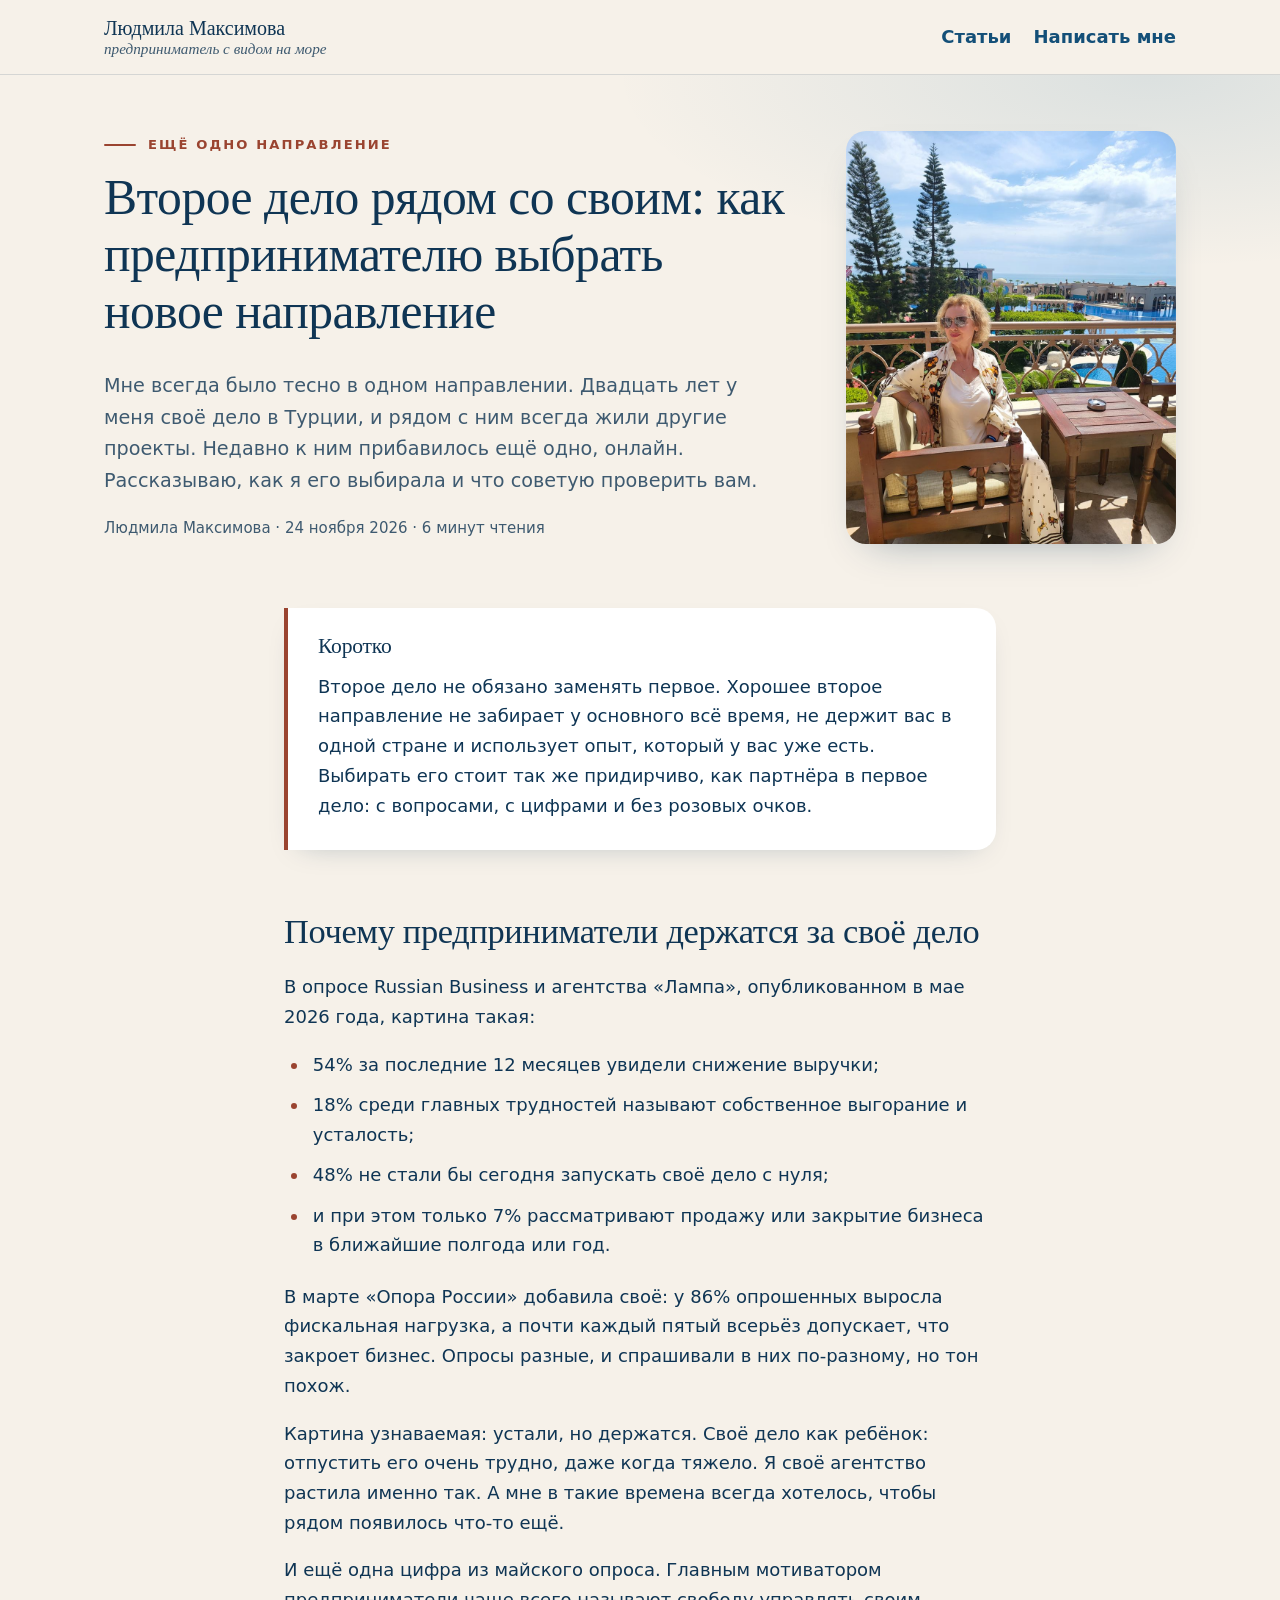
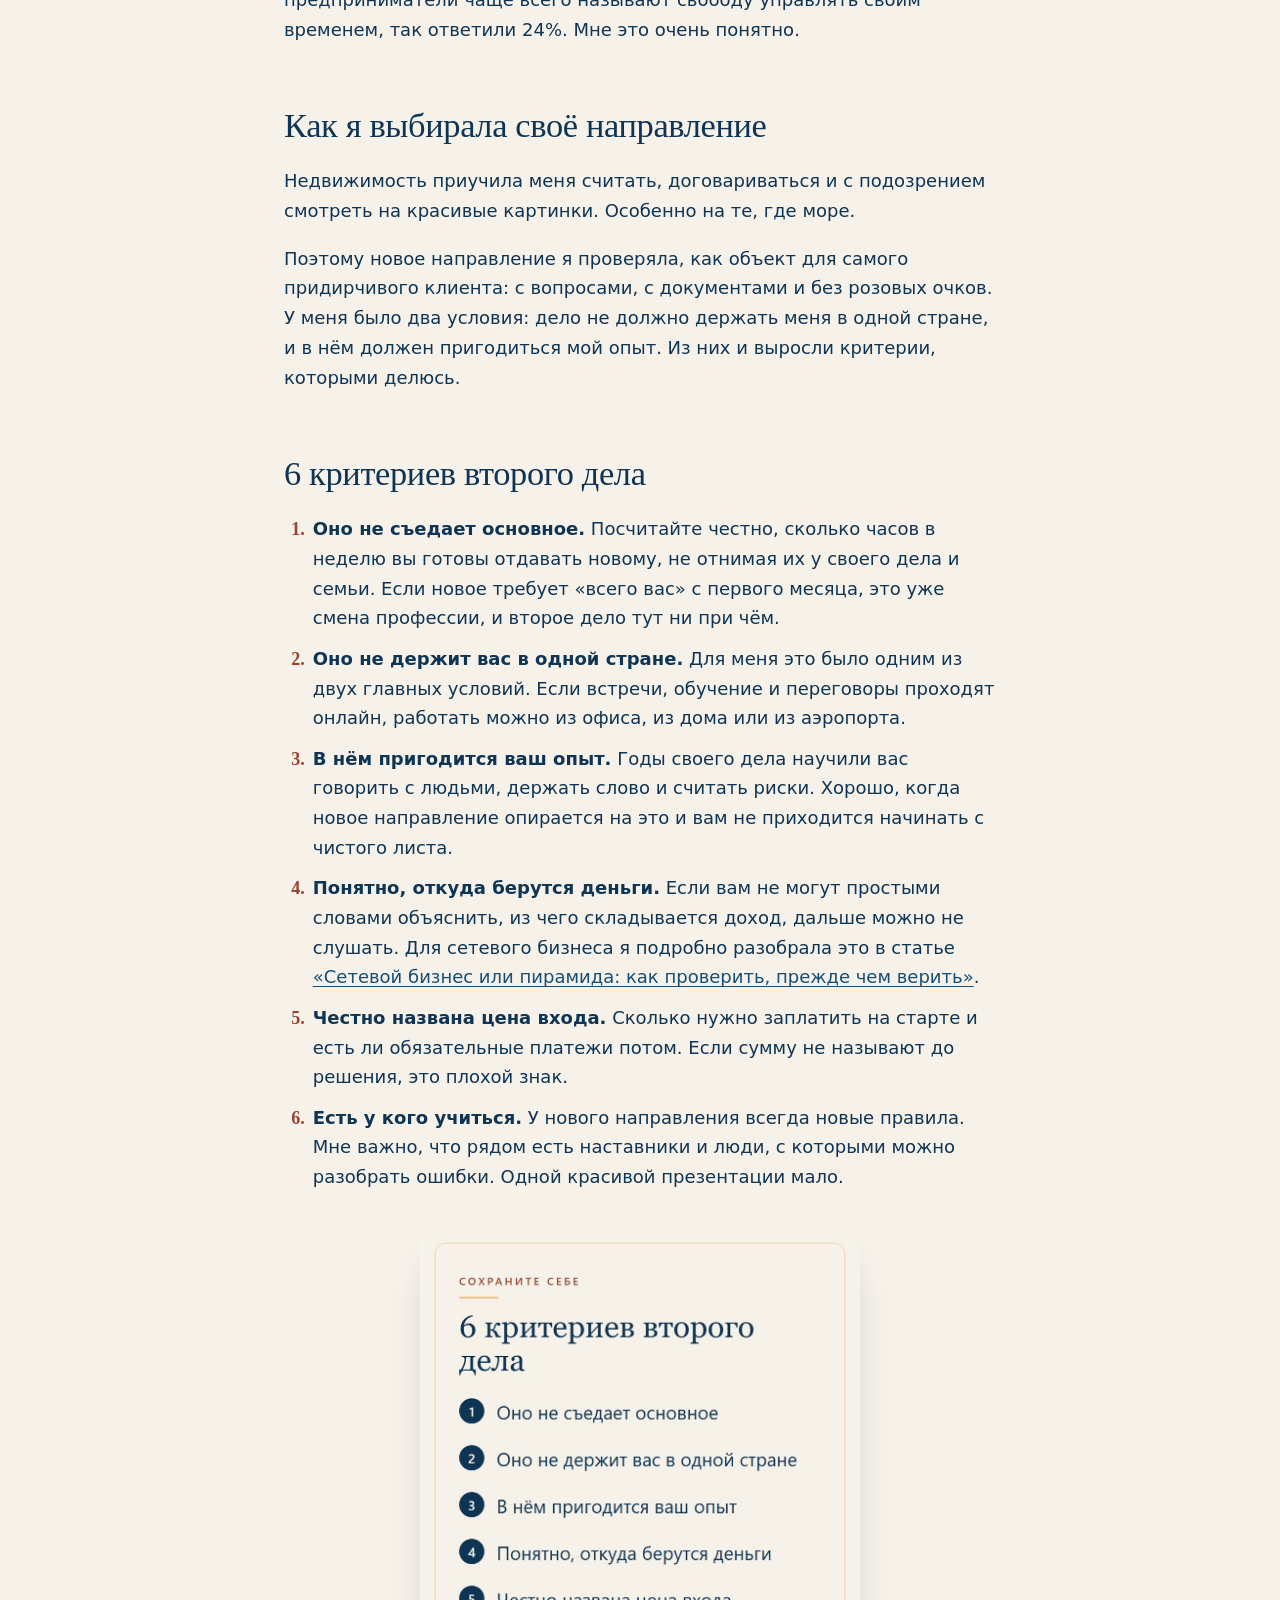
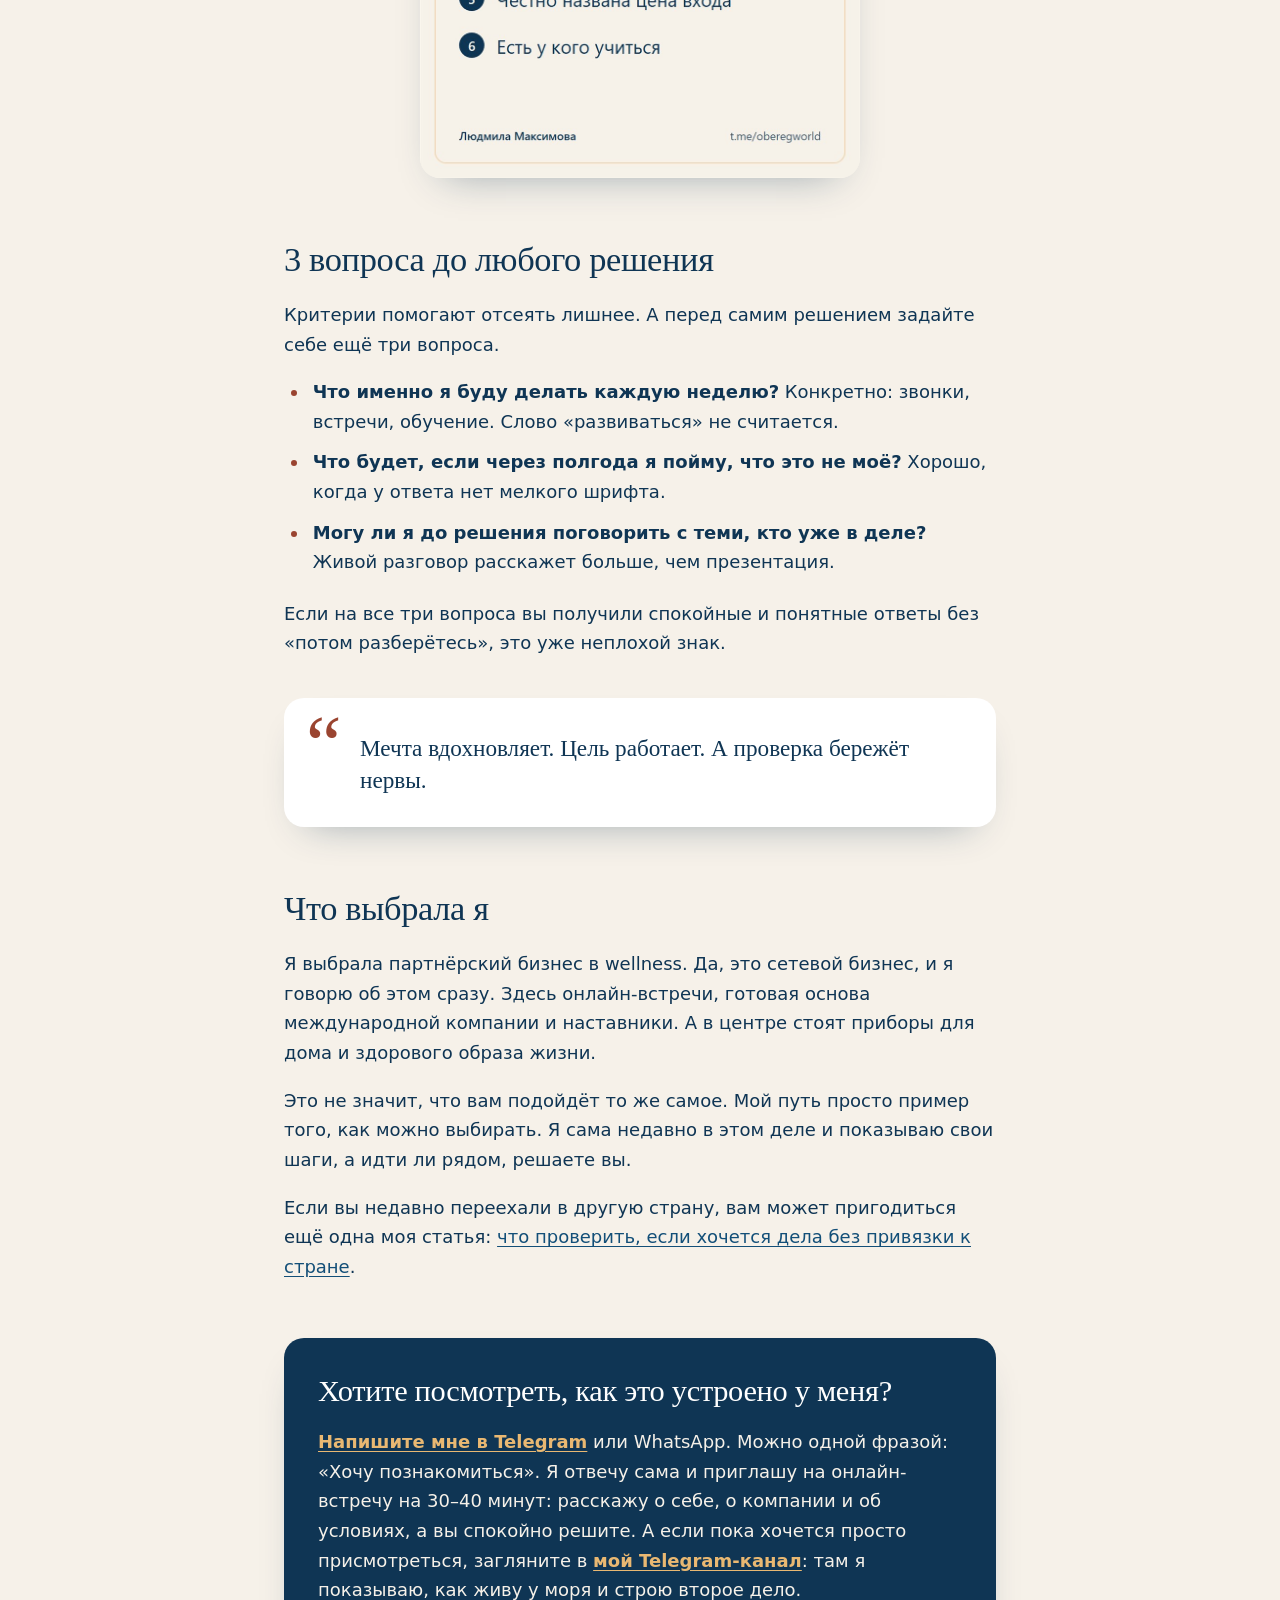
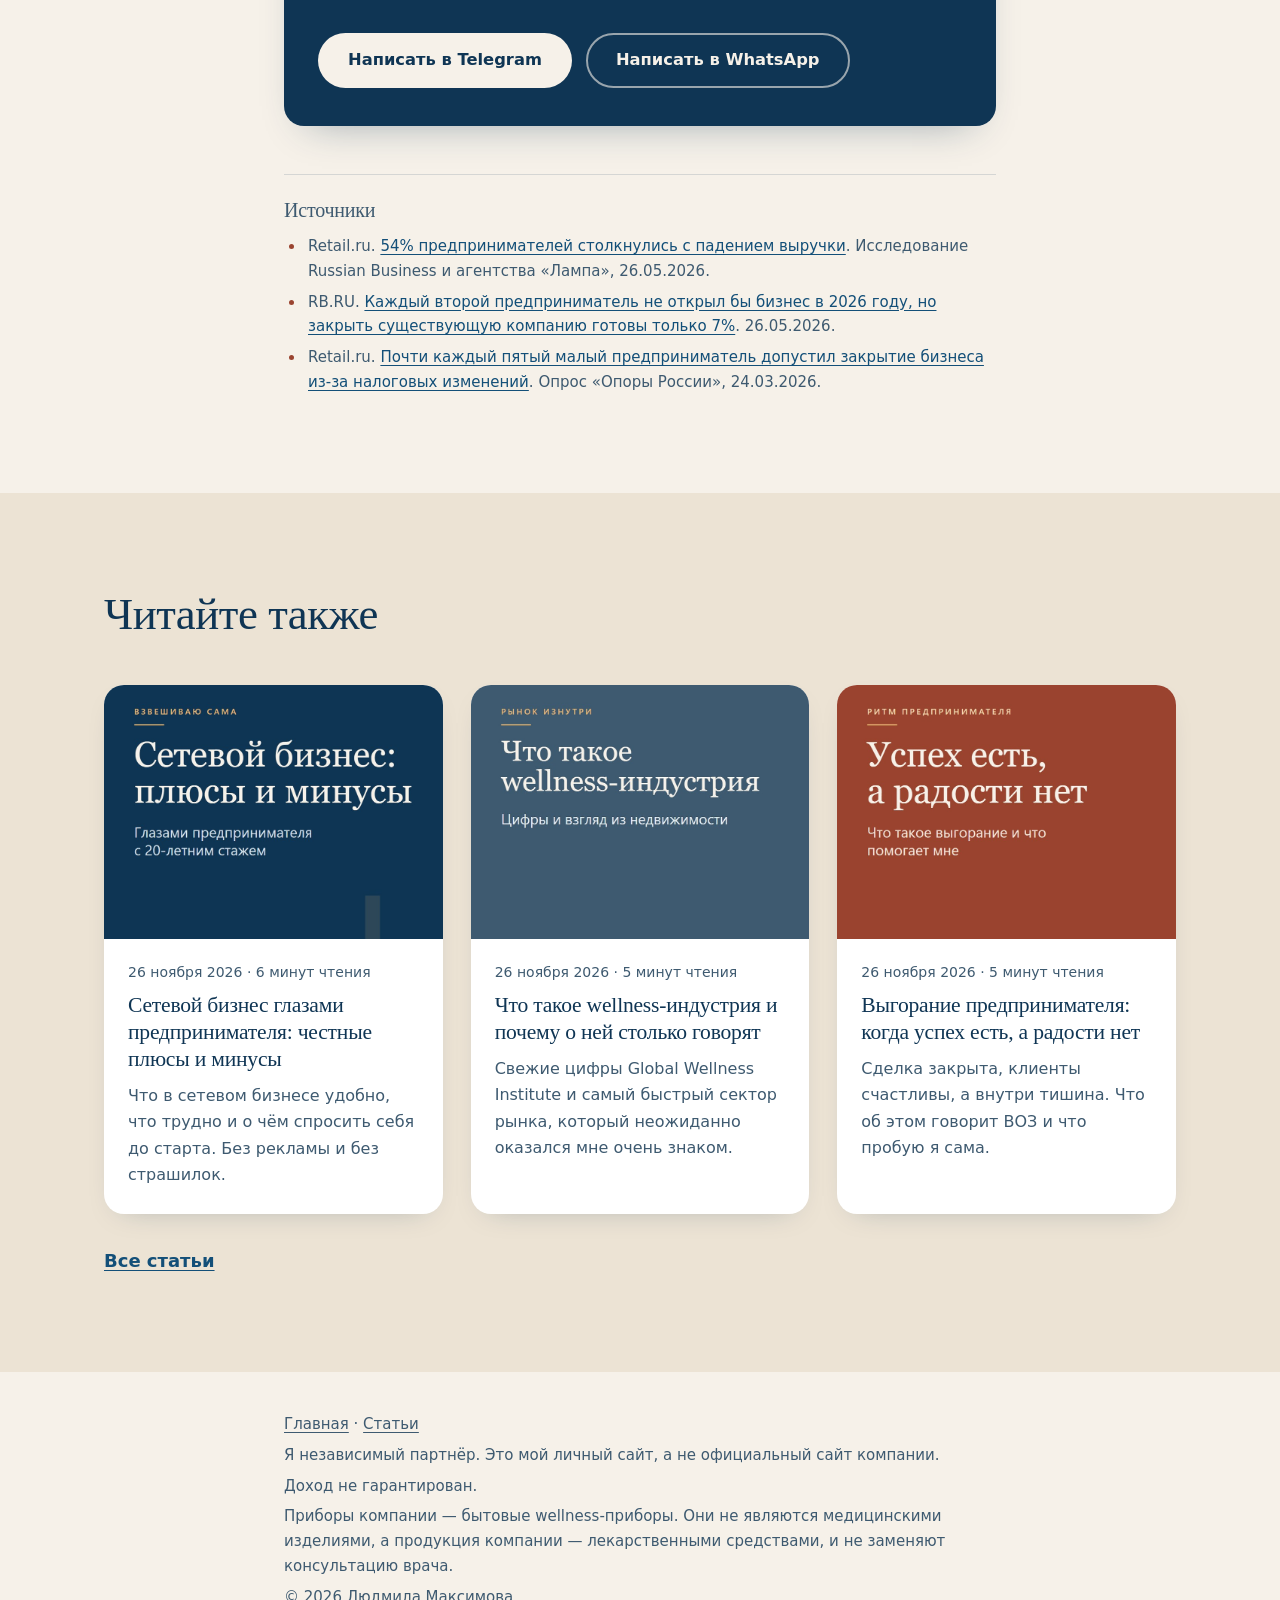
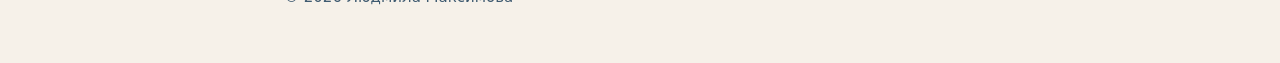
<file: blog/vtoroe-delo-ryadom-so-svoim.html>
<!doctype html>
<html lang="ru">
<head>
  <meta charset="utf-8">
  <meta name="viewport" content="width=device-width, initial-scale=1">
  <title>Второй бизнес для предпринимателя: как выбрать, не бросая своё</title>
  <meta name="description" content="Предприниматели устали, но большинство держится за своё дело. Как выбрать второе направление с открытыми глазами: 6 критериев и 3 вопроса.">
  <meta name="robots" content="index, follow, max-image-preview:large">
  <meta name="author" content="Людмила Максимова">
  <meta name="theme-color" content="#0f3554">
  <link rel="canonical" href="https://liudmila-maksimova.com/blog/vtoroe-delo-ryadom-so-svoim.html">

  <link rel="icon" href="../favicon.svg" type="image/svg+xml">
  <link rel="icon" href="../favicon-192.png" type="image/png" sizes="192x192">
  <link rel="apple-touch-icon" href="../apple-touch-icon.png">

  <!-- Превью ссылки в Telegram, WhatsApp и соцсетях -->
  <meta property="og:type" content="article">
  <meta property="og:locale" content="ru_RU">
  <meta property="og:site_name" content="Людмила Максимова">
  <meta property="og:url" content="https://liudmila-maksimova.com/blog/vtoroe-delo-ryadom-so-svoim.html">
  <meta property="og:title" content="Второй бизнес для предпринимателя: как выбрать, не бросая своё">
  <meta property="og:description" content="Предприниматели устали, но большинство держится за своё дело. Как выбрать второе направление с открытыми глазами: 6 критериев и 3 вопроса.">
  <meta property="og:image" content="https://liudmila-maksimova.com/images/og-vtoroe-delo-ryadom-so-svoim.jpg">
  <meta property="og:image:width" content="900">
  <meta property="og:image:height" content="472">
  <meta property="og:image:alt" content="Людмила в солнечных очках на террасе с видом на море">
  <meta property="article:published_time" content="2026-11-24">
  <meta name="twitter:card" content="summary_large_image">
  <meta name="twitter:title" content="Второй бизнес для предпринимателя: как выбрать, не бросая своё">
  <meta name="twitter:description" content="Предприниматели устали, но большинство держится за своё дело. Как выбрать второе направление с открытыми глазами: 6 критериев и 3 вопроса.">
  <meta name="twitter:image" content="https://liudmila-maksimova.com/images/og-vtoroe-delo-ryadom-so-svoim.jpg">
  <meta name="twitter:image:alt" content="Людмила в солнечных очках на террасе с видом на море">

  <!--
    Карточки для поисковиков (JSON-LD): данные, а не программа.
    Связаны с главной через @id: сайт (#website) и автор (#person) описаны там.
  -->
  <script type="application/ld+json">
{
  "@context": "https://schema.org",
  "@graph": [
    {
      "@type": "BlogPosting",
      "@id": "https://liudmila-maksimova.com/blog/vtoroe-delo-ryadom-so-svoim.html#article",
      "headline": "Второе дело рядом со своим: как предпринимателю выбрать новое направление",
      "description": "Предприниматели устали, но большинство держится за своё дело. Как выбрать второе направление с открытыми глазами: 6 критериев и 3 вопроса.",
      "image": {
        "@type": "ImageObject",
        "url": "https://liudmila-maksimova.com/images/life-terrace.jpg",
        "width": 900,
        "height": 1200
      },
      "datePublished": "2026-11-24",
      "dateModified": "2026-11-24",
      "inLanguage": "ru-RU",
      "author": {
        "@type": "Person",
        "@id": "https://liudmila-maksimova.com/#person",
        "name": "Людмила Максимова",
        "url": "https://liudmila-maksimova.com/"
      },
      "publisher": {
        "@type": "Person",
        "@id": "https://liudmila-maksimova.com/#person",
        "name": "Людмила Максимова",
        "url": "https://liudmila-maksimova.com/"
      },
      "mainEntityOfPage": "https://liudmila-maksimova.com/blog/vtoroe-delo-ryadom-so-svoim.html",
      "isPartOf": {
        "@id": "https://liudmila-maksimova.com/blog/#blog"
      }
    },
    {
      "@type": "BreadcrumbList",
      "itemListElement": [
        {
          "@type": "ListItem",
          "position": 1,
          "name": "Главная",
          "item": "https://liudmila-maksimova.com/"
        },
        {
          "@type": "ListItem",
          "position": 2,
          "name": "Статьи",
          "item": "https://liudmila-maksimova.com/blog/"
        },
        {
          "@type": "ListItem",
          "position": 3,
          "name": "Второе дело рядом со своим: как предпринимателю выбрать новое направление",
          "item": "https://liudmila-maksimova.com/blog/vtoroe-delo-ryadom-so-svoim.html"
        }
      ]
    }
  ]
}
  </script>

  <link rel="stylesheet" href="../styles.css?v=2026-11-24b">
</head>
<body>
  <a class="skip-link" href="#main">Перейти к содержанию</a>

  <header class="topbar">
    <div class="container topbar__inner">
      <a class="topbar__home" href="../index.html">Людмила Максимова <span>предприниматель с видом на море</span></a>
      <nav class="topbar__nav" aria-label="Разделы сайта">
        <a href="index.html">Статьи</a>
        <a href="https://t.me/LiudmilaFinance">Написать мне</a>
      </nav>
    </div>
  </header>

  <main id="main">
    <article>
      <header class="article-head">
        <div class="container article-head__inner">
          <div>
            <p class="eyebrow">Ещё одно направление</p>
            <h1>Второе дело рядом со своим: как предпринимателю выбрать новое направление</h1>
            <p class="lead">Мне всегда было тесно в одном направлении. Двадцать лет у меня своё дело в Турции, и рядом с ним всегда жили другие проекты. Недавно к ним прибавилось ещё одно, онлайн. Рассказываю, как я его выбирала и что советую проверить вам.</p>
            <p class="article-meta">Людмила Максимова · <time datetime="2026-11-24">24 ноября 2026</time> · 6 минут чтения</p>
          </div>
          <figure class="article-head__figure">
            <img class="article-photo" src="../images/life-terrace.jpg" alt="Людмила в солнечных очках на террасе с видом на море" width="900" height="1200" fetchpriority="high">
          </figure>
        </div>
      </header>

      <div class="container narrow prose">
        <div class="summary">
          <h2>Коротко</h2>
          <p>Второе дело не обязано заменять первое. Хорошее второе направление не забирает у основного всё время, не держит вас в одной стране и использует опыт, который у вас уже есть. Выбирать его стоит так же придирчиво, как партнёра в первое дело: с вопросами, с цифрами и без розовых очков.</p>
        </div>
        <h2>Почему предприниматели держатся за своё дело</h2>
        <p>В опросе Russian Business и агентства «Лампа», опубликованном в мае 2026 года, картина такая:</p>
        <ul>
          <li>54% за последние 12 месяцев увидели снижение выручки;</li>
          <li>18% среди главных трудностей называют собственное выгорание и усталость;</li>
          <li>48% не стали бы сегодня запускать своё дело с нуля;</li>
          <li>и при этом только 7% рассматривают продажу или закрытие бизнеса в ближайшие полгода или год.</li>
        </ul>
        <p>В марте «Опора России» добавила своё: у 86% опрошенных выросла фискальная нагрузка, а почти каждый пятый всерьёз допускает, что закроет бизнес. Опросы разные, и спрашивали в них по-разному, но тон похож.</p>
        <p>Картина узнаваемая: устали, но держатся. Своё дело как ребёнок: отпустить его очень трудно, даже когда тяжело. Я своё агентство растила именно так. А мне в такие времена всегда хотелось, чтобы рядом появилось что-то ещё.</p>
        <p>И ещё одна цифра из майского опроса. Главным мотиватором предприниматели чаще всего называют свободу управлять своим временем, так ответили 24%. Мне это очень понятно.</p>
        <h2>Как я выбирала своё направление</h2>
        <p>Недвижимость приучила меня считать, договариваться и с подозрением смотреть на красивые картинки. Особенно на те, где море.</p>
        <p>Поэтому новое направление я проверяла, как объект для самого придирчивого клиента: с вопросами, с документами и без розовых очков. У меня было два условия: дело не должно держать меня в одной стране, и в нём должен пригодиться мой опыт. Из них и выросли критерии, которыми делюсь.</p>
        <h2>6 критериев второго дела</h2>
        <ol>
          <li><strong>Оно не съедает основное.</strong> Посчитайте честно, сколько часов в неделю вы готовы отдавать новому, не отнимая их у своего дела и семьи. Если новое требует «всего вас» с первого месяца, это уже смена профессии, и второе дело тут ни при чём.</li>
          <li><strong>Оно не держит вас в одной стране.</strong> Для меня это было одним из двух главных условий. Если встречи, обучение и переговоры проходят онлайн, работать можно из офиса, из дома или из аэропорта.</li>
          <li><strong>В нём пригодится ваш опыт.</strong> Годы своего дела научили вас говорить с людьми, держать слово и считать риски. Хорошо, когда новое направление опирается на это и вам не приходится начинать с чистого листа.</li>
          <li><strong>Понятно, откуда берутся деньги.</strong> Если вам не могут простыми словами объяснить, из чего складывается доход, дальше можно не слушать. Для сетевого бизнеса я подробно разобрала это в статье <a href="setevoy-biznes-ili-piramida.html">«Сетевой бизнес или пирамида: как проверить, прежде чем верить»</a>.</li>
          <li><strong>Честно названа цена входа.</strong> Сколько нужно заплатить на старте и есть ли обязательные платежи потом. Если сумму не называют до решения, это плохой знак.</li>
          <li><strong>Есть у кого учиться.</strong> У нового направления всегда новые правила. Мне важно, что рядом есть наставники и люди, с которыми можно разобрать ошибки. Одной красивой презентации мало.</li>
        </ol>
        <figure class="prose-figure">
          <img src="../images/slide-vtoroe-delo-ryadom-so-svoim.jpg" alt="Памятка: 6 критериев второго дела" width="900" height="1125" loading="lazy" decoding="async">
        </figure>
        <h2>3 вопроса до любого решения</h2>
        <p>Критерии помогают отсеять лишнее. А перед самим решением задайте себе ещё три вопроса.</p>
        <ul>
          <li><strong>Что именно я буду делать каждую неделю?</strong> Конкретно: звонки, встречи, обучение. Слово «развиваться» не считается.</li>
          <li><strong>Что будет, если через полгода я пойму, что это не моё?</strong> Хорошо, когда у ответа нет мелкого шрифта.</li>
          <li><strong>Могу ли я до решения поговорить с теми, кто уже в деле?</strong> Живой разговор расскажет больше, чем презентация.</li>
        </ul>
        <p>Если на все три вопроса вы получили спокойные и понятные ответы без «потом разберётесь», это уже неплохой знак.</p>
        <blockquote class="quote"><p>Мечта вдохновляет. Цель работает. А проверка бережёт нервы.</p></blockquote>
        <h2>Что выбрала я</h2>
        <p>Я выбрала партнёрский бизнес в wellness. Да, это сетевой бизнес, и я говорю об этом сразу. Здесь онлайн-встречи, готовая основа международной компании и наставники. А в центре стоят приборы для дома и здорового образа жизни.</p>
        <p>Это не значит, что вам подойдёт то же самое. Мой путь просто пример того, как можно выбирать. Я сама недавно в этом деле и показываю свои шаги, а идти ли рядом, решаете вы.</p>
        <p>Если вы недавно переехали в другую страну, вам может пригодиться ещё одна моя статья: <a href="biznes-bez-privyazki-k-strane.html">что проверить, если хочется дела без привязки к стране</a>.</p>
        <section class="cta-box">
          <h2>Хотите посмотреть, как это устроено у меня?</h2>
          <p><a href="https://t.me/LiudmilaFinance">Напишите мне в Telegram</a> или WhatsApp. Можно одной фразой: «Хочу познакомиться». Я отвечу сама и приглашу на онлайн-встречу на 30–40 минут: расскажу о себе, о компании и об условиях, а вы спокойно решите. А если пока хочется просто присмотреться, загляните в <a href="https://t.me/oberegworld">мой Telegram-канал</a>: там я показываю, как живу у моря и строю второе дело.</p>
          <div class="actions">
            <a class="btn btn--light" href="https://t.me/LiudmilaFinance">Написать в Telegram</a>
            <a class="btn btn--ghost" href="https://wa.me/905346642710?text=Пишу%20с%20сайта">Написать в WhatsApp</a>
          </div>
        </section>
        <section class="sources">
          <h2>Источники</h2>
          <ul>
            <li>Retail.ru. <a href="https://www.retail.ru/news/54-predprinimateley-stolknulis-s-padeniem-vyruchki-26-maya-2026-278191/">54% предпринимателей столкнулись с падением выручки</a>. Исследование Russian Business и агентства «Лампа», 26.05.2026.</li>
            <li>RB.RU. <a href="https://rb.ru/news/kazhdyj-vtoroj-predprinimatel-ne-otkryl-biznes-v-2026-godu-no-zakryt-sushestvuyushuyu-kompaniyu-gotovy-tolko-7/">Каждый второй предприниматель не открыл бы бизнес в 2026 году, но закрыть существующую компанию готовы только 7%</a>. 26.05.2026.</li>
            <li>Retail.ru. <a href="https://www.retail.ru/news/pochti-kazhdyy-pyatyy-malyy-predprinimatel-dopustil-zakrytie-biznesa-iz-za-nalog-24-marta-2026-275845/">Почти каждый пятый малый предприниматель допустил закрытие бизнеса из-за налоговых изменений</a>. Опрос «Опоры России», 24.03.2026.</li>
          </ul>
        </section>
      </div>
    </article>

    <section class="section section--tinted related" aria-labelledby="related-title">
      <div class="container">
        <h2 id="related-title">Читайте также</h2>
        <ul class="cards">
          <li class="card">
            <img src="../images/cover-setevoy-biznes-plyusy-i-minusy.jpg" alt="" width="900" height="1125" loading="lazy">
            <div class="card__body">
              <p class="card__meta"><time datetime="2026-11-26">26 ноября 2026</time> · 6 минут чтения</p>
              <h3 class="card__title"><a href="setevoy-biznes-plyusy-i-minusy.html">Сетевой бизнес глазами предпринимателя: честные плюсы и минусы</a></h3>
              <p class="card__text">Что в сетевом бизнесе удобно, что трудно и о чём спросить себя до старта. Без рекламы и без страшилок.</p>
            </div>
          </li>
          <li class="card">
            <img src="../images/cover-chto-takoe-wellness-industriya.jpg" alt="" width="900" height="1125" loading="lazy">
            <div class="card__body">
              <p class="card__meta"><time datetime="2026-11-26">26 ноября 2026</time> · 5 минут чтения</p>
              <h3 class="card__title"><a href="chto-takoe-wellness-industriya.html">Что такое wellness-индустрия и почему о ней столько говорят</a></h3>
              <p class="card__text">Свежие цифры Global Wellness Institute и самый быстрый сектор рынка, который неожиданно оказался мне очень знаком.</p>
            </div>
          </li>
          <li class="card">
            <img src="../images/cover-vygoranie-predprinimatelya.jpg" alt="" width="900" height="1125" loading="lazy">
            <div class="card__body">
              <p class="card__meta"><time datetime="2026-11-26">26 ноября 2026</time> · 5 минут чтения</p>
              <h3 class="card__title"><a href="vygoranie-predprinimatelya.html">Выгорание предпринимателя: когда успех есть, а радости нет</a></h3>
              <p class="card__text">Сделка закрыта, клиенты счастливы, а внутри тишина. Что об этом говорит ВОЗ и что пробую я сама.</p>
            </div>
          </li>
        </ul>
        <p class="all-link"><a href="index.html">Все статьи</a></p>
      </div>
    </section>
  </main>

  <footer class="footer">
    <div class="container narrow">
      <p><a href="../index.html">Главная</a> · <a href="index.html">Статьи</a></p>
      <p>Я независимый партнёр. Это мой личный сайт, а не официальный сайт компании.</p>
      <p>Доход не гарантирован.</p>
      <p>Приборы компании — бытовые wellness-приборы. Они не являются медицинскими изделиями, а продукция компании — лекарственными средствами, и не заменяют консультацию врача.</p>
      <p>© 2026 Людмила Максимова</p>
    </div>
  </footer>
</body>
</html>
</file>
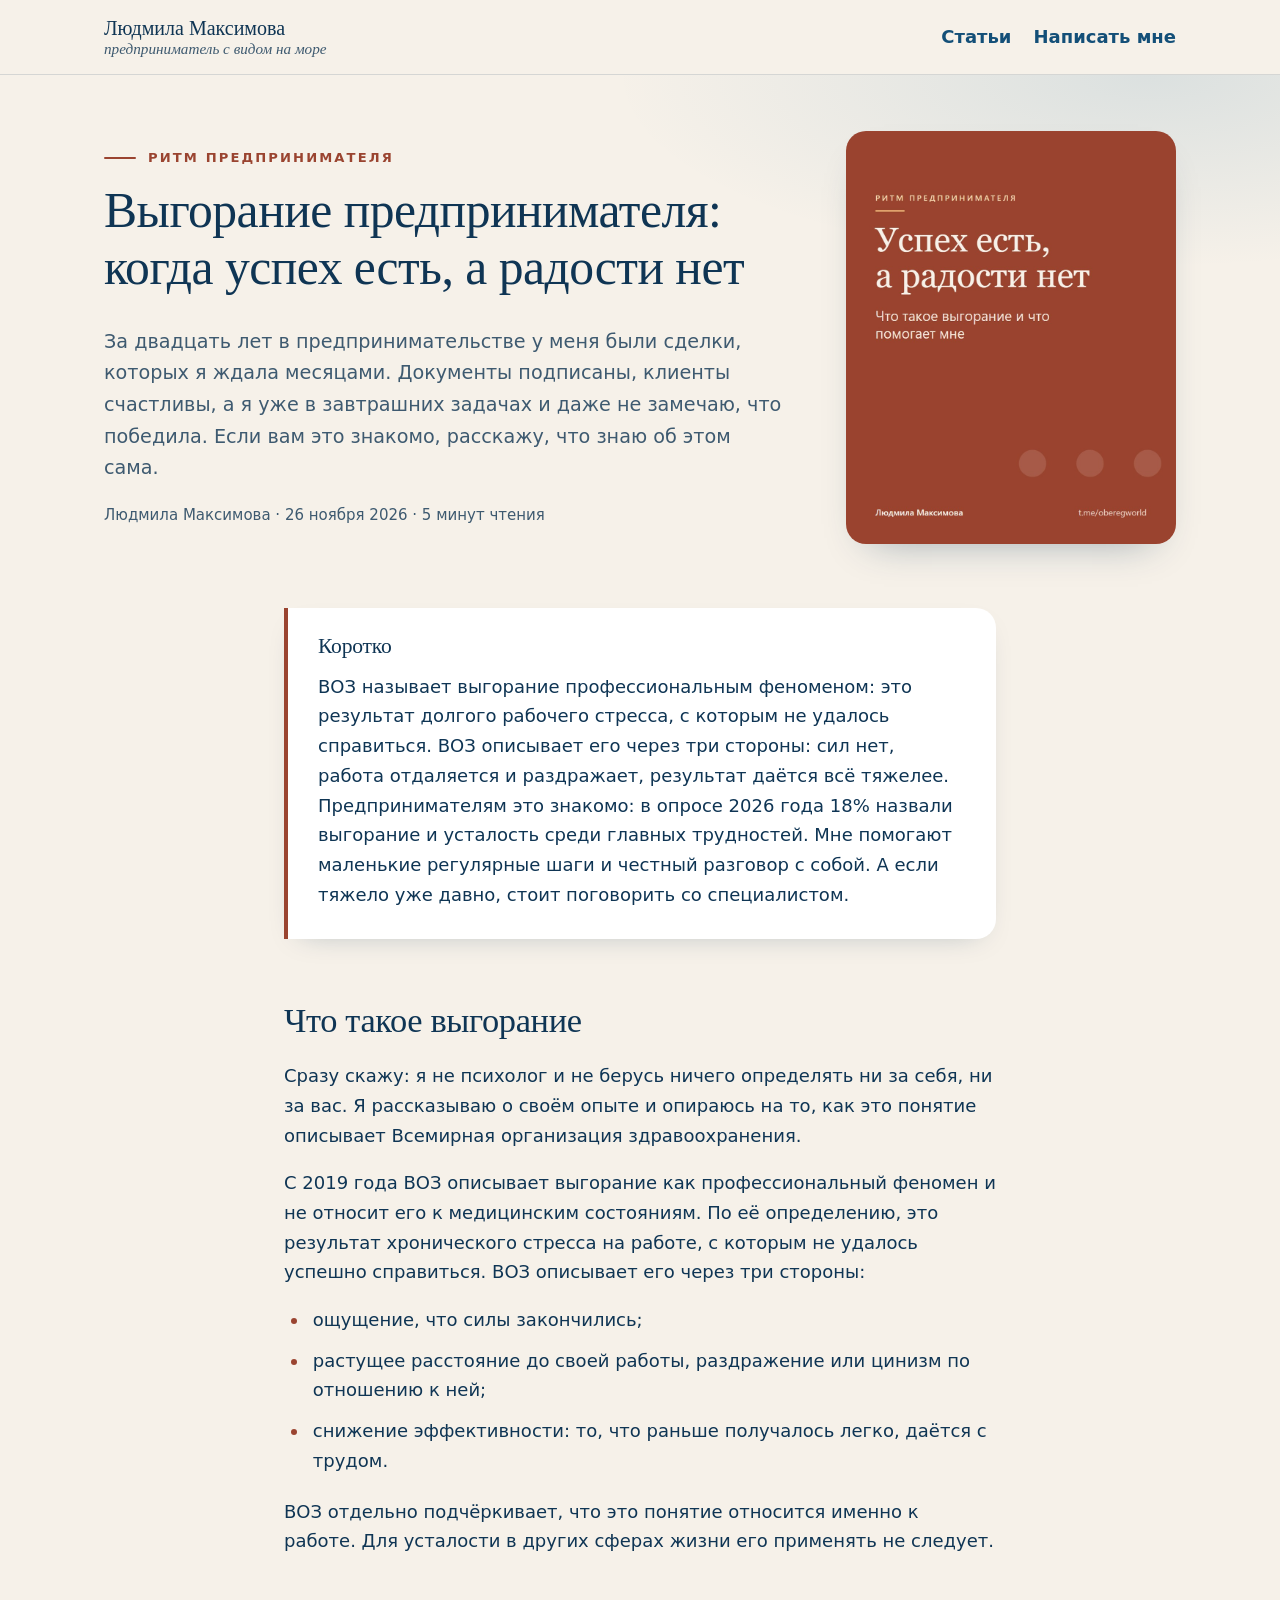
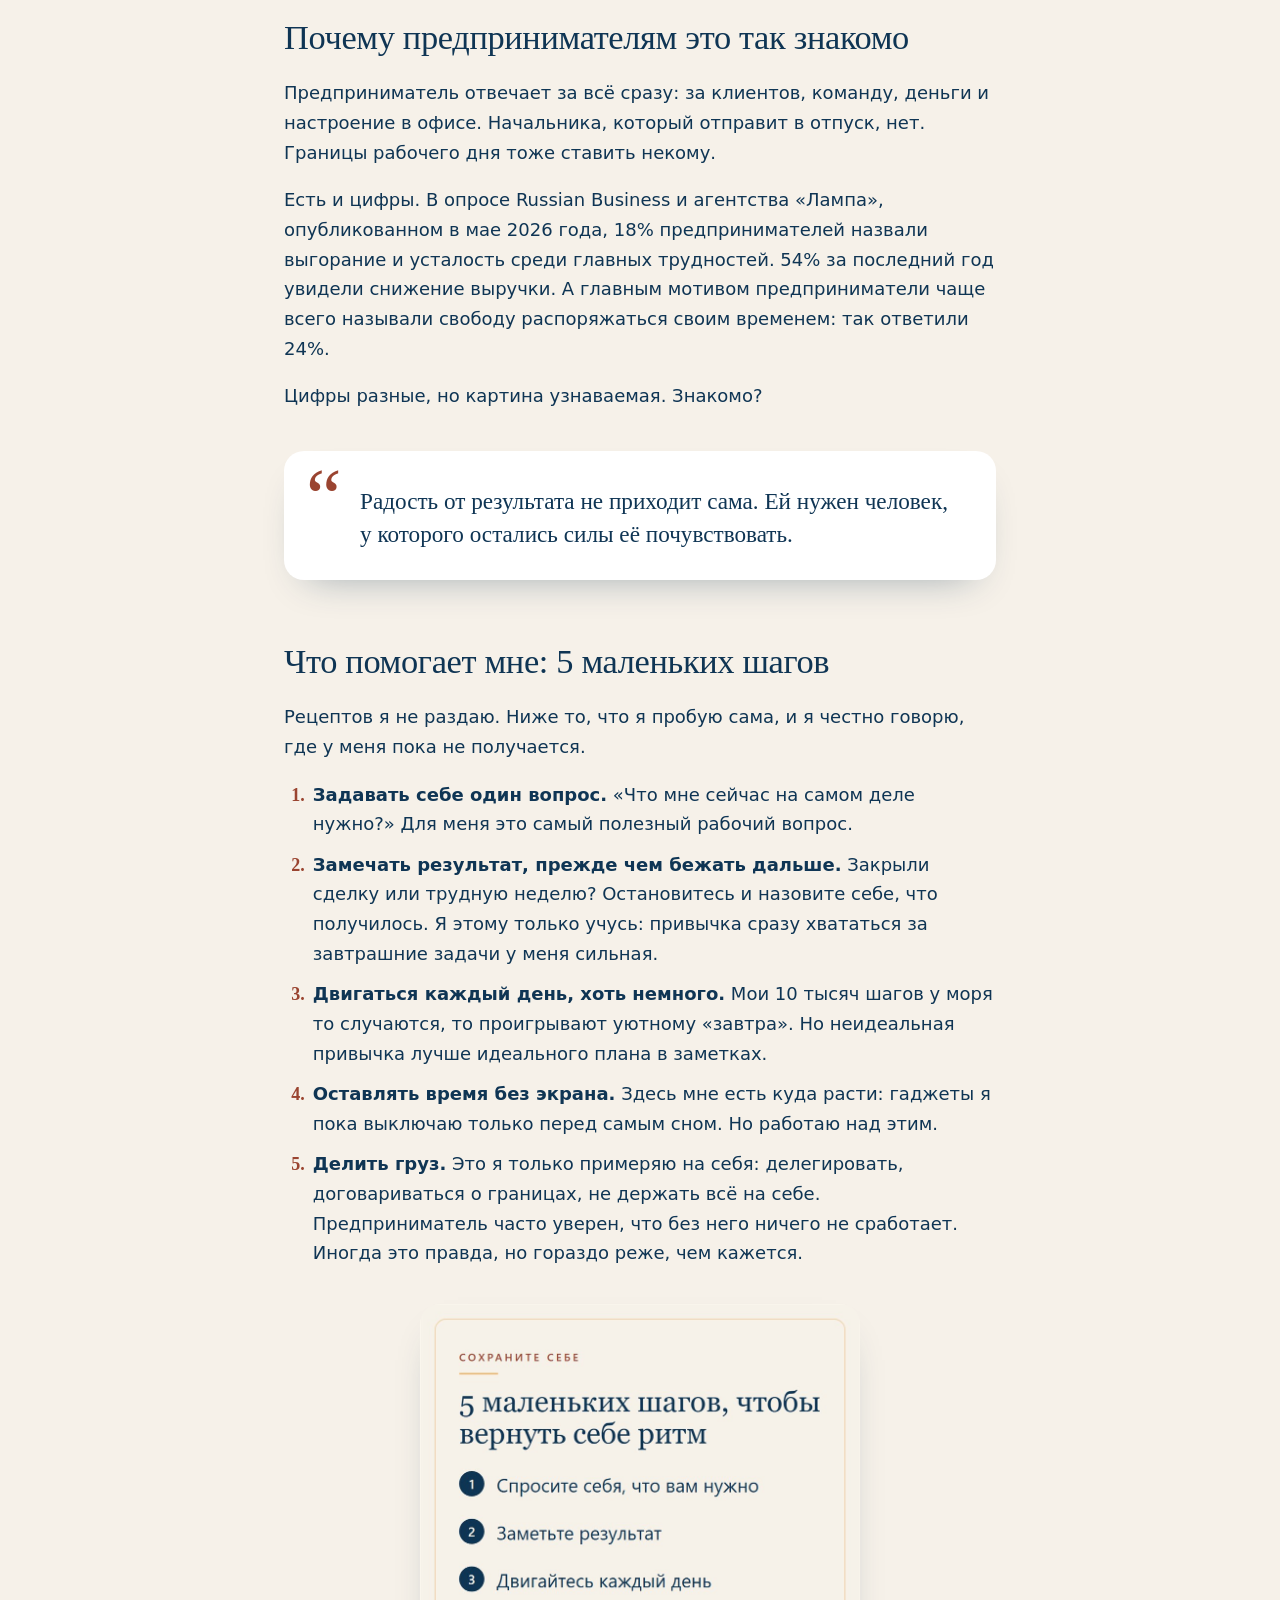
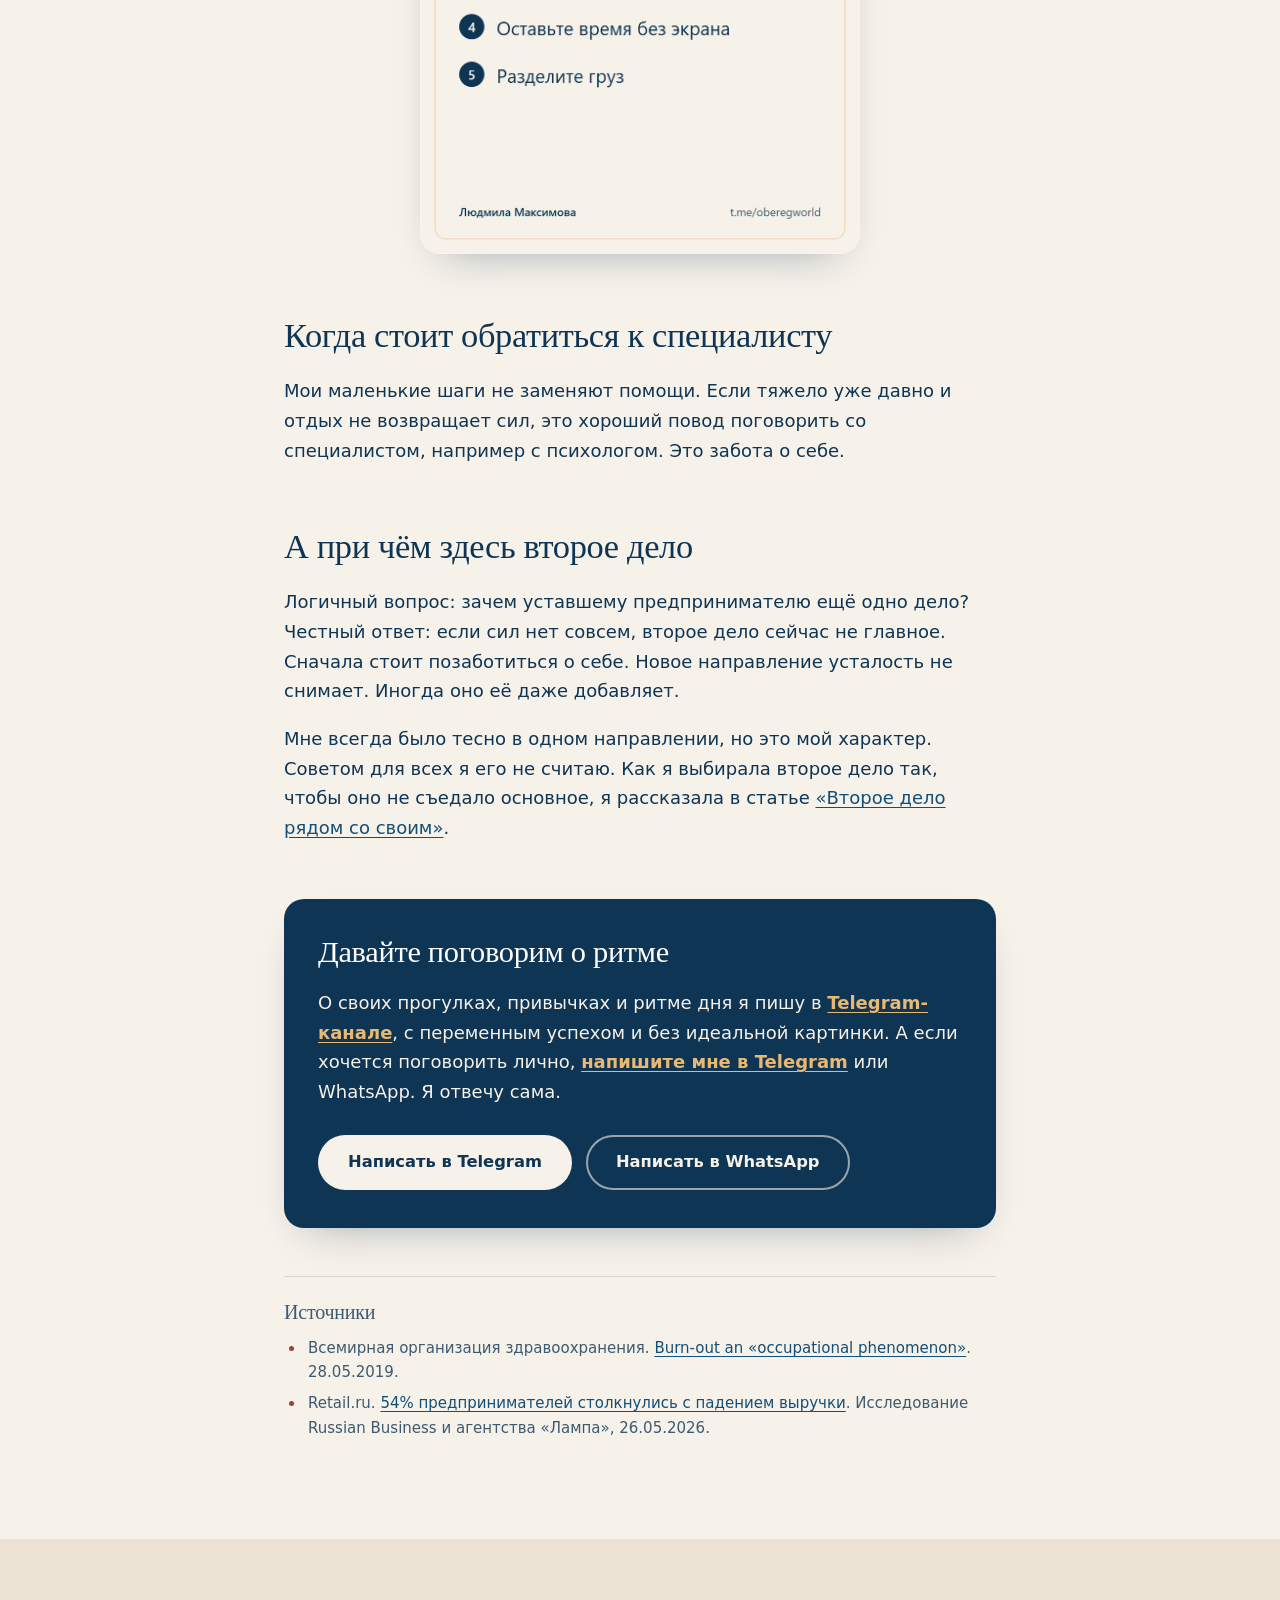
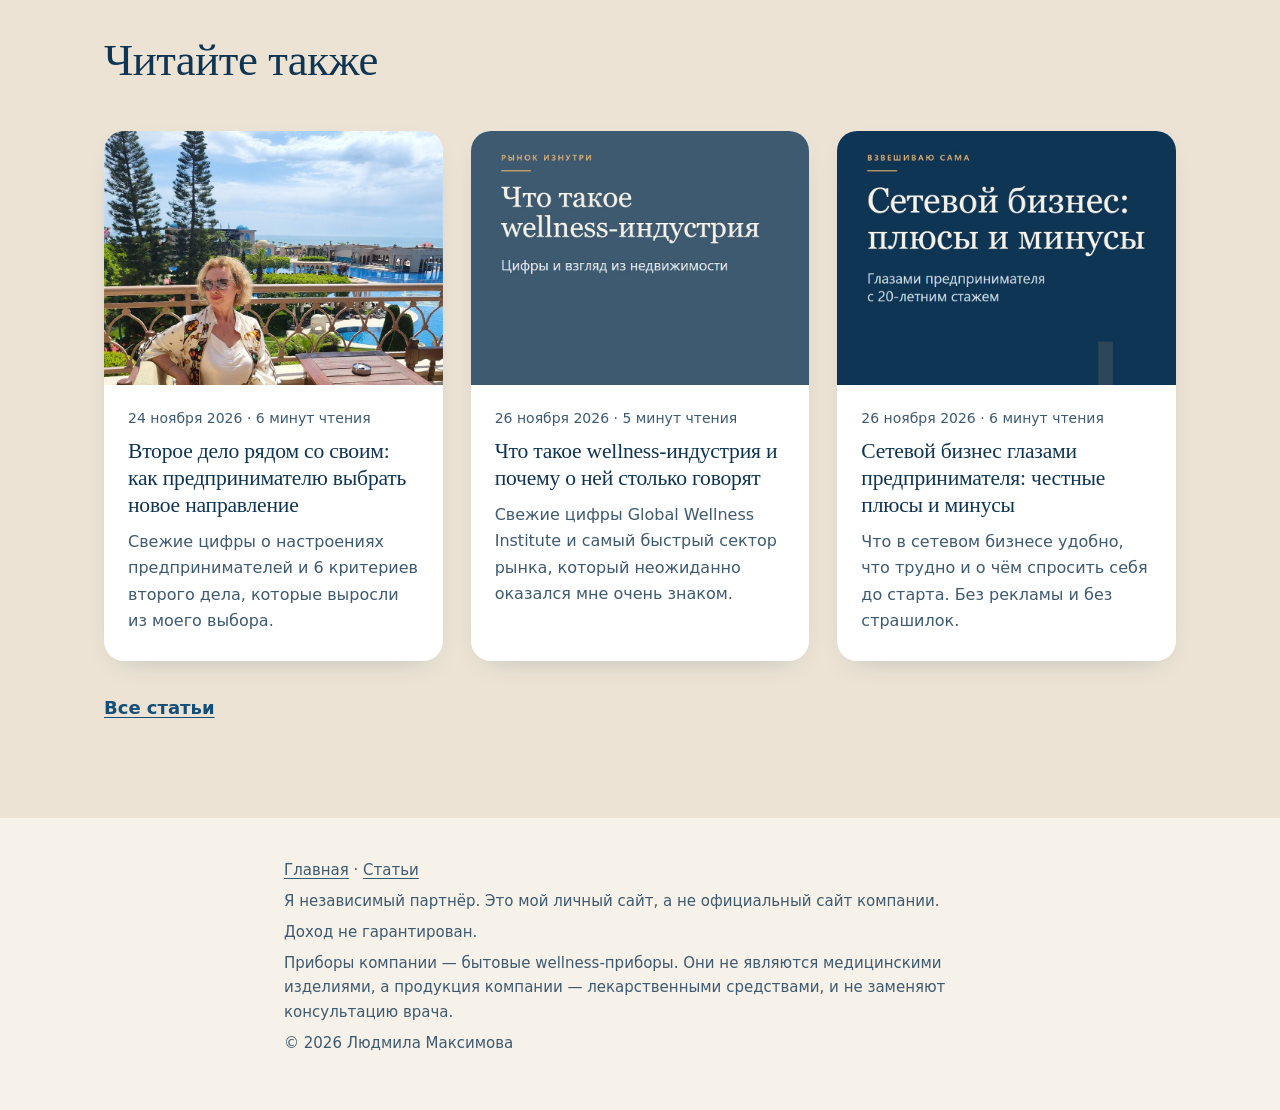
<file: blog/vygoranie-predprinimatelya.html>
<!doctype html>
<html lang="ru">
<head>
  <meta charset="utf-8">
  <meta name="viewport" content="width=device-width, initial-scale=1">
  <title>Выгорание предпринимателя: когда успех есть, а радости нет</title>
  <meta name="description" content="Что ВОЗ называет выгоранием, почему оно так знакомо предпринимателям и какие маленькие шаги пробую я сама. Личный опыт без громких обещаний.">
  <meta name="robots" content="index, follow, max-image-preview:large">
  <meta name="author" content="Людмила Максимова">
  <meta name="theme-color" content="#0f3554">
  <link rel="canonical" href="https://liudmila-maksimova.com/blog/vygoranie-predprinimatelya.html">

  <link rel="icon" href="../favicon.svg" type="image/svg+xml">
  <link rel="icon" href="../favicon-192.png" type="image/png" sizes="192x192">
  <link rel="apple-touch-icon" href="../apple-touch-icon.png">

  <!-- Превью ссылки в Telegram, WhatsApp и соцсетях -->
  <meta property="og:type" content="article">
  <meta property="og:locale" content="ru_RU">
  <meta property="og:site_name" content="Людмила Максимова">
  <meta property="og:url" content="https://liudmila-maksimova.com/blog/vygoranie-predprinimatelya.html">
  <meta property="og:title" content="Выгорание предпринимателя: когда успех есть, а радости нет">
  <meta property="og:description" content="Что ВОЗ называет выгоранием, почему оно так знакомо предпринимателям и какие маленькие шаги пробую я сама. Личный опыт без громких обещаний.">
  <meta property="og:image" content="https://liudmila-maksimova.com/images/og-vygoranie-predprinimatelya.jpg">
  <meta property="og:image:width" content="1200">
  <meta property="og:image:height" content="630">
  <meta property="og:image:alt" content="Обложка статьи: выгорание предпринимателя, когда успех есть, а радости нет">
  <meta property="article:published_time" content="2026-11-26">
  <meta name="twitter:card" content="summary_large_image">
  <meta name="twitter:title" content="Выгорание предпринимателя: когда успех есть, а радости нет">
  <meta name="twitter:description" content="Что ВОЗ называет выгоранием, почему оно так знакомо предпринимателям и какие маленькие шаги пробую я сама. Личный опыт без громких обещаний.">
  <meta name="twitter:image" content="https://liudmila-maksimova.com/images/og-vygoranie-predprinimatelya.jpg">
  <meta name="twitter:image:alt" content="Обложка статьи: выгорание предпринимателя, когда успех есть, а радости нет">

  <!--
    Карточки для поисковиков (JSON-LD): данные, а не программа.
    Связаны с главной через @id: сайт (#website) и автор (#person) описаны там.
  -->
  <script type="application/ld+json">
{
  "@context": "https://schema.org",
  "@graph": [
    {
      "@type": "BlogPosting",
      "@id": "https://liudmila-maksimova.com/blog/vygoranie-predprinimatelya.html#article",
      "headline": "Выгорание предпринимателя: когда успех есть, а радости нет",
      "description": "Что ВОЗ называет выгоранием, почему оно так знакомо предпринимателям и какие маленькие шаги пробую я сама. Личный опыт без громких обещаний.",
      "image": {
        "@type": "ImageObject",
        "url": "https://liudmila-maksimova.com/images/cover-vygoranie-predprinimatelya.jpg",
        "width": 900,
        "height": 1125
      },
      "datePublished": "2026-11-26",
      "dateModified": "2026-11-26",
      "inLanguage": "ru-RU",
      "author": {
        "@type": "Person",
        "@id": "https://liudmila-maksimova.com/#person",
        "name": "Людмила Максимова",
        "url": "https://liudmila-maksimova.com/"
      },
      "publisher": {
        "@type": "Person",
        "@id": "https://liudmila-maksimova.com/#person",
        "name": "Людмила Максимова",
        "url": "https://liudmila-maksimova.com/"
      },
      "mainEntityOfPage": "https://liudmila-maksimova.com/blog/vygoranie-predprinimatelya.html",
      "isPartOf": {
        "@id": "https://liudmila-maksimova.com/blog/#blog"
      }
    },
    {
      "@type": "BreadcrumbList",
      "itemListElement": [
        {
          "@type": "ListItem",
          "position": 1,
          "name": "Главная",
          "item": "https://liudmila-maksimova.com/"
        },
        {
          "@type": "ListItem",
          "position": 2,
          "name": "Статьи",
          "item": "https://liudmila-maksimova.com/blog/"
        },
        {
          "@type": "ListItem",
          "position": 3,
          "name": "Выгорание предпринимателя: когда успех есть, а радости нет",
          "item": "https://liudmila-maksimova.com/blog/vygoranie-predprinimatelya.html"
        }
      ]
    }
  ]
}
  </script>

  <link rel="stylesheet" href="../styles.css?v=2026-11-24b">
</head>
<body>
  <a class="skip-link" href="#main">Перейти к содержанию</a>

  <header class="topbar">
    <div class="container topbar__inner">
      <a class="topbar__home" href="../index.html">Людмила Максимова <span>предприниматель с видом на море</span></a>
      <nav class="topbar__nav" aria-label="Разделы сайта">
        <a href="index.html">Статьи</a>
        <a href="https://t.me/LiudmilaFinance">Написать мне</a>
      </nav>
    </div>
  </header>

  <main id="main">
    <article>
      <header class="article-head">
        <div class="container article-head__inner">
          <div>
            <p class="eyebrow">Ритм предпринимателя</p>
            <h1>Выгорание предпринимателя: когда успех есть, а радости нет</h1>
            <p class="lead">За двадцать лет в предпринимательстве у меня были сделки, которых я ждала месяцами. Документы подписаны, клиенты счастливы, а я уже в завтрашних задачах и даже не замечаю, что победила. Если вам это знакомо, расскажу, что знаю об этом сама.</p>
            <p class="article-meta">Людмила Максимова · <time datetime="2026-11-26">26 ноября 2026</time> · 5 минут чтения</p>
          </div>
          <figure class="article-head__figure">
            <img class="article-photo" src="../images/cover-vygoranie-predprinimatelya.jpg" alt="Обложка статьи: выгорание предпринимателя, когда успех есть, а радости нет" width="900" height="1125" fetchpriority="high">
          </figure>
        </div>
      </header>

      <div class="container narrow prose">
        <div class="summary">
          <h2>Коротко</h2>
          <p>ВОЗ называет выгорание профессиональным феноменом: это результат долгого рабочего стресса, с которым не удалось справиться. ВОЗ описывает его через три стороны: сил нет, работа отдаляется и раздражает, результат даётся всё тяжелее. Предпринимателям это знакомо: в опросе 2026 года 18% назвали выгорание и усталость среди главных трудностей. Мне помогают маленькие регулярные шаги и честный разговор с собой. А если тяжело уже давно, стоит поговорить со специалистом.</p>
        </div>
        <h2>Что такое выгорание</h2>
        <p>Сразу скажу: я не психолог и не берусь ничего определять ни за себя, ни за вас. Я рассказываю о своём опыте и опираюсь на то, как это понятие описывает Всемирная организация здравоохранения.</p>
        <p>С 2019 года ВОЗ описывает выгорание как профессиональный феномен и не относит его к медицинским состояниям. По её определению, это результат хронического стресса на работе, с которым не удалось успешно справиться. ВОЗ описывает его через три стороны:</p>
        <ul>
          <li>ощущение, что силы закончились;</li>
          <li>растущее расстояние до своей работы, раздражение или цинизм по отношению к ней;</li>
          <li>снижение эффективности: то, что раньше получалось легко, даётся с трудом.</li>
        </ul>
        <p>ВОЗ отдельно подчёркивает, что это понятие относится именно к работе. Для усталости в других сферах жизни его применять не следует.</p>
        <h2>Почему предпринимателям это так знакомо</h2>
        <p>Предприниматель отвечает за всё сразу: за клиентов, команду, деньги и настроение в офисе. Начальника, который отправит в отпуск, нет. Границы рабочего дня тоже ставить некому.</p>
        <p>Есть и цифры. В опросе Russian Business и агентства «Лампа», опубликованном в мае 2026 года, 18% предпринимателей назвали выгорание и усталость среди главных трудностей. 54% за последний год увидели снижение выручки. А главным мотивом предприниматели чаще всего называли свободу распоряжаться своим временем: так ответили 24%.</p>
        <p>Цифры разные, но картина узнаваемая. Знакомо?</p>
        <blockquote class="quote"><p>Радость от результата не приходит сама. Ей нужен человек, у которого остались силы её почувствовать.</p></blockquote>
        <h2>Что помогает мне: 5 маленьких шагов</h2>
        <p>Рецептов я не раздаю. Ниже то, что я пробую сама, и я честно говорю, где у меня пока не получается.</p>
        <ol>
          <li><strong>Задавать себе один вопрос.</strong> «Что мне сейчас на самом деле нужно?» Для меня это самый полезный рабочий вопрос.</li>
          <li><strong>Замечать результат, прежде чем бежать дальше.</strong> Закрыли сделку или трудную неделю? Остановитесь и назовите себе, что получилось. Я этому только учусь: привычка сразу хвататься за завтрашние задачи у меня сильная.</li>
          <li><strong>Двигаться каждый день, хоть немного.</strong> Мои 10 тысяч шагов у моря то случаются, то проигрывают уютному «завтра». Но неидеальная привычка лучше идеального плана в заметках.</li>
          <li><strong>Оставлять время без экрана.</strong> Здесь мне есть куда расти: гаджеты я пока выключаю только перед самым сном. Но работаю над этим.</li>
          <li><strong>Делить груз.</strong> Это я только примеряю на себя: делегировать, договариваться о границах, не держать всё на себе. Предприниматель часто уверен, что без него ничего не сработает. Иногда это правда, но гораздо реже, чем кажется.</li>
        </ol>
        <figure class="prose-figure">
          <img src="../images/slide-vygoranie-predprinimatelya.jpg" alt="Памятка: 5 маленьких шагов, чтобы вернуть себе ритм" width="900" height="1125" loading="lazy" decoding="async">
        </figure>
        <h2>Когда стоит обратиться к специалисту</h2>
        <p>Мои маленькие шаги не заменяют помощи. Если тяжело уже давно и отдых не возвращает сил, это хороший повод поговорить со специалистом, например с психологом. Это забота о себе.</p>
        <h2>А при чём здесь второе дело</h2>
        <p>Логичный вопрос: зачем уставшему предпринимателю ещё одно дело? Честный ответ: если сил нет совсем, второе дело сейчас не главное. Сначала стоит позаботиться о себе. Новое направление усталость не снимает. Иногда оно её даже добавляет.</p>
        <p>Мне всегда было тесно в одном направлении, но это мой характер. Советом для всех я его не считаю. Как я выбирала второе дело так, чтобы оно не съедало основное, я рассказала в статье <a href="vtoroe-delo-ryadom-so-svoim.html">«Второе дело рядом со своим»</a>.</p>
        <section class="cta-box">
          <h2>Давайте поговорим о ритме</h2>
          <p>О своих прогулках, привычках и ритме дня я пишу в <a href="https://t.me/oberegworld">Telegram-канале</a>, с переменным успехом и без идеальной картинки. А если хочется поговорить лично, <a href="https://t.me/LiudmilaFinance">напишите мне в Telegram</a> или WhatsApp. Я отвечу сама.</p>
          <div class="actions">
            <a class="btn btn--light" href="https://t.me/LiudmilaFinance">Написать в Telegram</a>
            <a class="btn btn--ghost" href="https://wa.me/905346642710?text=Пишу%20с%20сайта">Написать в WhatsApp</a>
          </div>
        </section>
        <section class="sources">
          <h2>Источники</h2>
          <ul>
            <li>Всемирная организация здравоохранения. <a href="https://www.who.int/news/item/28-05-2019-burn-out-an-occupational-phenomenon-international-classification-of-diseases">Burn-out an «occupational phenomenon»</a>. 28.05.2019.</li>
            <li>Retail.ru. <a href="https://www.retail.ru/news/54-predprinimateley-stolknulis-s-padeniem-vyruchki-26-maya-2026-278191/">54% предпринимателей столкнулись с падением выручки</a>. Исследование Russian Business и агентства «Лампа», 26.05.2026.</li>
          </ul>
        </section>
      </div>
    </article>

    <section class="section section--tinted related" aria-labelledby="related-title">
      <div class="container">
        <h2 id="related-title">Читайте также</h2>
        <ul class="cards">
          <li class="card">
            <img src="../images/life-terrace.jpg" alt="" width="900" height="1200" loading="lazy">
            <div class="card__body">
              <p class="card__meta"><time datetime="2026-11-24">24 ноября 2026</time> · 6 минут чтения</p>
              <h3 class="card__title"><a href="vtoroe-delo-ryadom-so-svoim.html">Второе дело рядом со своим: как предпринимателю выбрать новое направление</a></h3>
              <p class="card__text">Свежие цифры о настроениях предпринимателей и 6 критериев второго дела, которые выросли из моего выбора.</p>
            </div>
          </li>
          <li class="card">
            <img src="../images/cover-chto-takoe-wellness-industriya.jpg" alt="" width="900" height="1125" loading="lazy">
            <div class="card__body">
              <p class="card__meta"><time datetime="2026-11-26">26 ноября 2026</time> · 5 минут чтения</p>
              <h3 class="card__title"><a href="chto-takoe-wellness-industriya.html">Что такое wellness-индустрия и почему о ней столько говорят</a></h3>
              <p class="card__text">Свежие цифры Global Wellness Institute и самый быстрый сектор рынка, который неожиданно оказался мне очень знаком.</p>
            </div>
          </li>
          <li class="card">
            <img src="../images/cover-setevoy-biznes-plyusy-i-minusy.jpg" alt="" width="900" height="1125" loading="lazy">
            <div class="card__body">
              <p class="card__meta"><time datetime="2026-11-26">26 ноября 2026</time> · 6 минут чтения</p>
              <h3 class="card__title"><a href="setevoy-biznes-plyusy-i-minusy.html">Сетевой бизнес глазами предпринимателя: честные плюсы и минусы</a></h3>
              <p class="card__text">Что в сетевом бизнесе удобно, что трудно и о чём спросить себя до старта. Без рекламы и без страшилок.</p>
            </div>
          </li>
        </ul>
        <p class="all-link"><a href="index.html">Все статьи</a></p>
      </div>
    </section>
  </main>

  <footer class="footer">
    <div class="container narrow">
      <p><a href="../index.html">Главная</a> · <a href="index.html">Статьи</a></p>
      <p>Я независимый партнёр. Это мой личный сайт, а не официальный сайт компании.</p>
      <p>Доход не гарантирован.</p>
      <p>Приборы компании — бытовые wellness-приборы. Они не являются медицинскими изделиями, а продукция компании — лекарственными средствами, и не заменяют консультацию врача.</p>
      <p>© 2026 Людмила Максимова</p>
    </div>
  </footer>
</body>
</html>
</file>
<file: styles.css>
/* Персональный лендинг: море, песок и терракота, спокойно и с достоинством.
   Только системные шрифты, без внешних запросов и без JavaScript. */

:root {
  --sand: #f6f1e9;
  --sand-deep: #ece3d4;
  --sea: #0f3554;
  --sea-soft: #3e5a70;
  --accent: #1b6a9c;
  --accent-dark: #134f78;
  --terra: #9a4430;
  --gold: #e9b872;
  --white: #ffffff;
  --line: rgba(15, 53, 84, 0.14);
  --line-light: rgba(246, 241, 233, 0.16);

  --font-head: Georgia, "Times New Roman", Times, serif;
  --font-body: system-ui, -apple-system, "Segoe UI", Roboto, "Helvetica Neue", Arial, sans-serif;

  --radius: 20px;
  --shadow: 0 18px 40px -24px rgba(15, 53, 84, 0.45);
  --shadow-soft: 0 10px 30px -18px rgba(15, 53, 84, 0.35);
}

*,
*::before,
*::after {
  box-sizing: border-box;
}

html {
  scroll-behavior: smooth;
}

@media (prefers-reduced-motion: reduce) {
  html {
    scroll-behavior: auto;
  }
  * {
    transition: none !important;
  }
}

body {
  margin: 0;
  background: var(--sand);
  color: var(--sea);
  font-family: var(--font-body);
  font-size: 1.125rem;
  line-height: 1.65;
  -webkit-text-size-adjust: 100%;
}

img {
  max-width: 100%;
  height: auto;
  display: block;
}

a {
  color: var(--accent-dark);
  text-underline-offset: 3px;
}

a:hover {
  color: var(--sea);
}

:focus-visible {
  outline: 3px solid var(--sea);
  outline-offset: 3px;
  border-radius: 6px;
}

.section--dark :focus-visible {
  outline-color: var(--gold);
}

.skip-link {
  position: absolute;
  left: -9999px;
  top: 0;
  background: var(--sea);
  color: var(--white);
  padding: 12px 18px;
  z-index: 10;
}

.skip-link:focus {
  left: 16px;
  top: 16px;
}

.skip-link:hover,
.skip-link:focus {
  color: var(--white);
}

/* ---------- Сетка ---------- */

.container {
  width: 100%;
  max-width: 1120px;
  margin: 0 auto;
  padding: 0 24px;
}

.narrow {
  max-width: 760px;
}

.center {
  text-align: center;
}

.section {
  padding: 96px 0;
}

.section--tinted {
  background: var(--sand-deep);
}

.section--dark {
  background: var(--sea);
  color: var(--sand);
}

.section--dark h2,
.section--dark h3 {
  color: var(--white);
}

/* Волны между светлыми и тёмными блоками */
.wave {
  display: block;
  line-height: 0;
  background: var(--sand);
}

.wave svg {
  display: block;
  width: 100%;
  height: 56px;
}

.wave path {
  fill: var(--sea);
}

.wave--down svg {
  transform: scaleY(-1);
}

.wave--from-tinted {
  background: var(--sand-deep);
}

/* ---------- Типографика ---------- */

h1,
h2,
h3 {
  font-family: var(--font-head);
  font-weight: 400;
  line-height: 1.15;
  margin: 0 0 0.6em;
  letter-spacing: -0.01em;
}

h1 {
  font-size: clamp(2.2rem, 4.6vw, 3.7rem);
}

h2 {
  font-size: clamp(1.9rem, 3.6vw, 2.8rem);
}

h3 {
  font-size: 1.4rem;
}

h1 em,
h2 em {
  font-style: italic;
  color: var(--terra);
}

.section--dark h2 em {
  color: var(--gold);
}

p {
  margin: 0 0 1em;
}

.eyebrow {
  display: flex;
  align-items: center;
  gap: 12px;
  font-size: 0.82rem;
  letter-spacing: 0.16em;
  text-transform: uppercase;
  color: var(--terra);
  font-weight: 600;
  margin-bottom: 1em;
}

.eyebrow::before {
  content: "";
  flex: 0 0 32px;
  height: 2px;
  background: currentColor;
  border-radius: 2px;
}

/* Имя и девиз на первом экране: девиз отдельной строкой, курсивом */
.eyebrow--name {
  align-items: flex-start;
}

.eyebrow--name::before {
  margin-top: 0.55em;
}

.eyebrow__tag {
  display: block;
  margin-top: 6px;
  font-family: var(--font-head);
  font-style: italic;
  font-weight: 400;
  font-size: 1.15rem;
  letter-spacing: 0;
  text-transform: none;
  color: var(--sea-soft);
}

.center .eyebrow {
  justify-content: center;
}

.section--dark .eyebrow {
  color: var(--gold);
}

.lead {
  font-size: 1.2rem;
  color: var(--sea-soft);
}

.section__intro {
  max-width: 720px;
  color: var(--sea-soft);
}

/* ---------- Кнопки ---------- */

.actions {
  display: flex;
  flex-wrap: wrap;
  gap: 14px;
  margin: 28px 0 8px;
}

.actions--center {
  justify-content: center;
}

.btn {
  display: inline-flex;
  align-items: center;
  justify-content: center;
  min-height: 52px;
  padding: 12px 28px;
  border-radius: 999px;
  font-weight: 600;
  font-size: 1.02rem;
  text-decoration: none;
  border: 2px solid transparent;
  transition: background-color 0.2s ease, color 0.2s ease, border-color 0.2s ease, transform 0.2s ease, box-shadow 0.2s ease;
}

.btn:hover {
  transform: translateY(-2px);
}

.btn--primary {
  background: var(--accent);
  color: var(--white);
  box-shadow: 0 12px 26px -14px rgba(27, 106, 156, 0.9);
}

.btn--primary:hover {
  background: var(--accent-dark);
  color: var(--white);
}

.btn--secondary {
  background: transparent;
  color: var(--sea);
  border-color: var(--sea);
}

.btn--secondary:hover {
  background: var(--sea);
  color: var(--sand);
}

.btn--light {
  background: var(--sand);
  color: var(--sea);
}

.btn--light:hover {
  background: var(--white);
  color: var(--sea);
}

.btn--ghost {
  background: transparent;
  color: var(--sand);
  border-color: rgba(246, 241, 233, 0.6);
}

.btn--ghost:hover {
  border-color: var(--sand);
  color: var(--white);
}

/* ---------- Первый экран ---------- */

.hero {
  padding: 56px 0 40px;
  background:
    radial-gradient(ellipse 60% 55% at 90% 0%, rgba(27, 106, 156, 0.12), transparent 70%),
    radial-gradient(ellipse 45% 35% at 0% 40%, rgba(154, 68, 48, 0.08), transparent 70%),
    var(--sand);
}

.hero__inner {
  display: grid;
  grid-template-columns: 1fr 1.1fr;
  gap: 64px;
  align-items: center;
}

.hero__figure {
  position: relative;
  margin: 0 20px 20px 0;
}

.hero__figure::before {
  content: "";
  position: absolute;
  inset: 20px -20px -20px 20px;
  border: 2px solid rgba(154, 68, 48, 0.4);
  border-radius: var(--radius);
}

.hero__photo {
  position: relative;
  width: 100%;
  height: auto;
  aspect-ratio: 3 / 4;
  object-fit: cover;
  object-position: center 20%;
  border-radius: var(--radius);
  box-shadow: var(--shadow);
  background: var(--sand-deep);
}

.hero__ai {
  position: absolute;
  left: 14px;
  bottom: 14px;
  background: rgba(15, 53, 84, 0.82);
  color: var(--white);
  font-size: 0.8125rem;
  padding: 4px 12px;
  border-radius: 999px;
}

.tagline {
  margin-top: 26px;
  padding-top: 20px;
  border-top: 1px solid var(--line);
  font-family: var(--font-head);
  font-style: italic;
  font-size: 1.2rem;
  color: var(--sea-soft);
}

/* Короткие цифры обо мне */
.stats {
  list-style: none;
  margin: 48px auto 0;
  padding: 26px 8px;
  display: grid;
  grid-template-columns: repeat(4, 1fr);
  background: var(--white);
  border-radius: var(--radius);
  box-shadow: var(--shadow-soft);
}

.stats li {
  padding: 4px 22px;
  border-left: 1px solid var(--line);
}

.stats li:first-child {
  border-left: 0;
}

.stats__num {
  display: block;
  font-family: var(--font-head);
  font-size: 2.2rem;
  line-height: 1.1;
  color: var(--terra);
}

.stats__label {
  display: block;
  margin-top: 4px;
  font-size: 0.95rem;
  line-height: 1.35;
  color: var(--sea-soft);
}

/* ---------- Обо мне ---------- */

#about {
  padding-top: 64px;
}

/* Большое фото слева, текст справа; на компьютере фото остаётся рядом, пока читаешь */
.about {
  display: grid;
  grid-template-columns: minmax(0, 5fr) minmax(0, 7fr);
  grid-template-areas:
    "photo head"
    "photo body";
  grid-template-rows: auto 1fr;
  column-gap: 72px;
}

.about__head {
  grid-area: head;
}

.about__body {
  grid-area: body;
}

.about__figure {
  grid-area: photo;
  position: sticky;
  top: 32px;
  align-self: start;
  margin: 8px 0 20px 20px;
}

.about__figure::before {
  content: "";
  position: absolute;
  inset: 20px 20px -20px -20px;
  border: 2px solid rgba(154, 68, 48, 0.4);
  border-radius: var(--radius);
}

.about__photo {
  position: relative;
  display: block;
  width: 100%;
  height: auto;
  aspect-ratio: 4 / 5;
  object-fit: cover;
  border-radius: var(--radius);
  box-shadow: var(--shadow);
  background: var(--sand-deep);
}

.quote {
  position: relative;
  margin: 40px 0 0;
  padding: 34px 34px 30px 76px;
  background: var(--white);
  border-radius: var(--radius);
  box-shadow: var(--shadow);
}

.quote::before {
  content: "\201C";
  position: absolute;
  left: 22px;
  top: 6px;
  font-family: var(--font-head);
  font-size: 5rem;
  line-height: 1;
  color: var(--terra);
}

.quote p {
  margin: 0;
  font-family: var(--font-head);
  font-size: 1.45rem;
  line-height: 1.4;
}

/* ---------- О чём думают предприниматели ---------- */

.insight {
  max-width: 900px;
}

.insight__title {
  display: flex;
  gap: 32px;
  align-items: flex-start;
  margin-bottom: 0.5em;
}

.insight__number {
  font-size: 5.5rem;
  line-height: 0.9;
  color: var(--terra);
  flex: 0 0 auto;
}

.fact__source {
  font-size: 0.9375rem;
  color: var(--sea-soft);
  margin: 0;
}

.context__note {
  margin: 36px 0 0;
  padding-left: 22px;
  border-left: 3px solid var(--terra);
  font-family: var(--font-head);
  font-size: 1.35rem;
  line-height: 1.45;
  max-width: 760px;
}

/* ---------- Почему wellness ---------- */

.market {
  margin: 16px 0 0;
  display: grid;
  grid-template-columns: minmax(0, 5fr) minmax(0, 7fr);
  gap: 28px;
  align-items: stretch;
}

.market__card {
  background: var(--white);
  border-radius: var(--radius);
  padding: 30px 28px 24px;
  box-shadow: var(--shadow-soft);
  border-top: 5px solid var(--terra);
  display: flex;
  flex-direction: column;
}

.market__num {
  font-family: var(--font-head);
  font-size: 2.4rem;
  line-height: 1.05;
  color: var(--terra);
  margin-bottom: 12px;
}

.market__text {
  flex: 1 1 auto;
  margin-bottom: 16px;
}

.quote--expert {
  margin: 0;
  display: flex;
  flex-direction: column;
  justify-content: center;
}

.quote__author {
  margin-top: 12px;
  font-size: 0.95rem;
  color: var(--sea-soft);
}

.market__note {
  margin: 22px 0 0;
  font-size: 0.95rem;
  color: var(--sea-soft);
}

/* ---------- Кому подойдёт ---------- */

.fit {
  display: grid;
  grid-template-columns: 1fr 1fr;
  gap: 24px;
  margin-top: 16px;
}

.fit__col {
  background: var(--white);
  border-radius: var(--radius);
  padding: 32px 32px 20px;
  box-shadow: var(--shadow);
  border-top: 5px solid var(--accent);
}

.fit__col--no {
  background: rgba(255, 255, 255, 0.55);
  border-top-color: var(--terra);
  box-shadow: var(--shadow-soft);
}

.fit ul {
  list-style: none;
  margin: 0;
  padding: 0;
}

.fit li {
  position: relative;
  padding-left: 40px;
  margin-bottom: 16px;
}

.fit li::before {
  position: absolute;
  left: 0;
  top: 2px;
  width: 26px;
  height: 26px;
  border-radius: 50%;
  display: flex;
  align-items: center;
  justify-content: center;
  font-size: 0.85rem;
  font-weight: 700;
  line-height: 1;
}

.fit__col--yes li::before {
  content: "✓";
  background: var(--accent);
  color: var(--white);
}

.fit__col--no li::before {
  content: "✕";
  background: var(--sand-deep);
  color: var(--terra);
}

/* ---------- Что за дело (тёмный блок) ---------- */

#business {
  padding: 72px 0;
}

#business p {
  color: var(--sand);
}

.points {
  list-style: none;
  padding: 0;
  margin: 8px 0 0;
}

.points li {
  position: relative;
  padding: 18px 0 18px 46px;
  border-bottom: 1px solid var(--line-light);
}

.points li:last-child {
  border-bottom: 0;
}

.points li::before {
  content: "✓";
  position: absolute;
  left: 0;
  top: 20px;
  width: 28px;
  height: 28px;
  border-radius: 50%;
  border: 2px solid var(--gold);
  color: var(--gold);
  display: flex;
  align-items: center;
  justify-content: center;
  font-size: 0.85rem;
  font-weight: 700;
  line-height: 1;
}

.points strong {
  color: var(--white);
}

/* ---------- Галерея ---------- */

.gallery {
  list-style: none;
  padding: 0;
  margin: 32px 0 0;
  display: grid;
  grid-template-columns: repeat(3, 1fr);
  gap: 18px;
}

.gallery__item {
  position: relative;
  aspect-ratio: 4 / 5;
  border-radius: var(--radius);
  overflow: hidden;
  box-shadow: var(--shadow);
  background: var(--sand-deep);
}

.gallery__item img {
  position: absolute;
  inset: 0;
  width: 100%;
  height: 100%;
  object-fit: cover;
  object-position: center 30%;
  transition: transform 0.6s ease;
}

.gallery__item:hover img {
  transform: scale(1.03);
}

.gallery__item--big {
  grid-column: span 2;
  grid-row: span 2;
  aspect-ratio: auto;
}

.gallery__item--big img {
  object-position: center 35%;
}

.gallery__item--right img {
  object-position: 72% 40%;
}

.gallery__item--low img {
  object-position: center 72%;
}

.gallery__caption {
  position: absolute;
  left: 14px;
  bottom: 14px;
  max-width: calc(100% - 28px);
  background: rgba(15, 53, 84, 0.82);
  color: var(--white);
  font-size: 0.9375rem;
  line-height: 1.3;
  padding: 6px 14px;
  border-radius: 16px;
}

.gallery__note {
  margin: 16px 0 0;
  font-size: 0.9375rem;
  color: var(--sea-soft);
}

/* ---------- Шаги ---------- */

.steps {
  list-style: none;
  counter-reset: step;
  padding: 0;
  margin: 8px 0 12px;
}

.steps li {
  counter-increment: step;
  position: relative;
  padding: 8px 0 30px 76px;
}

.steps li::before {
  content: counter(step);
  position: absolute;
  left: 0;
  top: 0;
  width: 52px;
  height: 52px;
  border-radius: 50%;
  background: var(--terra);
  color: var(--white);
  font-family: var(--font-head);
  font-size: 1.45rem;
  display: flex;
  align-items: center;
  justify-content: center;
  box-shadow: 0 10px 20px -12px rgba(154, 68, 48, 0.9);
}

.steps li::after {
  content: "";
  position: absolute;
  left: 25px;
  top: 58px;
  bottom: 6px;
  width: 2px;
  background: repeating-linear-gradient(to bottom, rgba(154, 68, 48, 0.45) 0 6px, transparent 6px 12px);
}

.steps li:last-child::after {
  display: none;
}

/* ---------- Вопросы ---------- */

.faq details {
  background: var(--white);
  border-radius: 16px;
  margin-bottom: 12px;
  padding: 0 26px;
  box-shadow: var(--shadow-soft);
  border: 1px solid transparent;
  transition: border-color 0.2s ease;
}

.faq details[open] {
  border-color: rgba(154, 68, 48, 0.3);
}

.faq summary {
  cursor: pointer;
  list-style: none;
  padding: 22px 44px 22px 0;
  position: relative;
  font-family: var(--font-head);
  font-size: 1.28rem;
  line-height: 1.35;
}

.faq summary::-webkit-details-marker {
  display: none;
}

.faq summary::after {
  content: "+";
  position: absolute;
  right: 0;
  top: 50%;
  transform: translateY(-50%);
  width: 32px;
  height: 32px;
  border-radius: 50%;
  background: var(--sand-deep);
  color: var(--terra);
  display: flex;
  align-items: center;
  justify-content: center;
  font-family: var(--font-body);
  font-size: 1.3rem;
  line-height: 1;
}

.faq details[open] summary::after {
  content: "−";
  background: var(--terra);
  color: var(--white);
}

.faq details p {
  margin: 0 0 22px;
  color: var(--sea-soft);
}

/* ---------- Контакты ---------- */

#contacts {
  padding: 72px 0;
}

/* Ссылка на канал для тех, кто пока не готов писать */
.contacts__channel {
  margin: 28px 0 0;
  font-size: 1.05rem;
}

.contacts__channel a {
  color: var(--gold);
  font-weight: 600;
  text-decoration: underline;
}

.contacts__channel a:hover {
  color: var(--white);
}

.note {
  margin-top: 22px;
  font-size: 0.9375rem;
  color: #c9d9db;
}

/* ---------- Подвал ---------- */

.footer {
  padding: 40px 0 48px;
  font-size: 0.9375rem;
  color: var(--sea-soft);
}

.footer p {
  margin: 0 0 6px;
}

/* ---------- Телефон и планшет ---------- */

@media (max-width: 900px) {
  .hero__inner {
    grid-template-columns: 1fr;
    gap: 36px;
  }

  .hero__photo {
    aspect-ratio: 4 / 5;
    max-height: 70vh;
  }

  .about {
    grid-template-columns: 1fr;
    grid-template-areas:
      "head"
      "photo"
      "body";
    grid-template-rows: auto;
  }

  .about__figure {
    position: relative;
    top: auto;
    width: calc(100% - 20px);
    max-width: 440px;
    margin: 12px 0 40px 20px;
  }

  .stats {
    grid-template-columns: repeat(2, 1fr);
    row-gap: 18px;
  }

  .stats li:nth-child(3) {
    border-left: 0;
  }

  .insight__title {
    flex-direction: column;
    gap: 10px;
  }

  .insight__number {
    font-size: 3.8rem;
  }

  .fit {
    grid-template-columns: 1fr;
  }

  .market {
    grid-template-columns: 1fr;
  }

  .gallery {
    grid-template-columns: repeat(2, 1fr);
  }

  .gallery__item--big {
    grid-row: auto;
    aspect-ratio: 5 / 4;
  }

  .gallery__item:last-child:not(:nth-child(odd)) {
    grid-column: span 2;
    aspect-ratio: 5 / 4;
  }
}

@media (max-width: 560px) {
  body {
    font-size: 1.0625rem;
  }

  .container {
    padding: 0 18px;
  }

  .section {
    padding: 64px 0;
  }

  .wave svg {
    height: 36px;
  }

  .hero {
    padding: 18px 0 24px;
  }

  .hero__figure {
    margin: 0 12px 12px 0;
  }

  .hero__figure::before {
    inset: 12px -12px -12px 12px;
  }

  .stats {
    margin-top: 32px;
    padding: 18px 4px;
  }

  .stats li {
    padding: 4px 14px;
  }

  .stats__num {
    font-size: 1.7rem;
  }

  .stats__label {
    font-size: 0.875rem;
  }

  #about {
    padding-top: 44px;
  }

  .eyebrow__tag {
    font-size: 1.05rem;
  }

  .btn {
    width: 100%;
  }

  .actions--center .btn {
    width: auto;
    flex: 1 1 140px;
  }

  .quote {
    padding: 28px 22px 24px 58px;
  }

  .quote::before {
    left: 14px;
    font-size: 4rem;
  }

  .quote p {
    font-size: 1.2rem;
  }

  .context__note {
    font-size: 1.2rem;
  }

  .fit__col {
    padding: 26px 22px 14px;
  }

  .steps li {
    padding-left: 66px;
  }

  .faq details {
    padding: 0 18px;
  }

  .faq summary {
    font-size: 1.15rem;
  }

  .gallery {
    gap: 12px;
  }

  .gallery__caption {
    left: 8px;
    bottom: 8px;
    max-width: calc(100% - 16px);
    font-size: 0.8125rem;
    padding: 5px 10px;
  }
}

/* ---------- Статьи (раздел blog/) ---------- */

.topbar {
  padding: 16px 0;
  border-bottom: 1px solid var(--line);
}

.topbar__inner {
  display: flex;
  align-items: center;
  justify-content: space-between;
  gap: 12px 24px;
  flex-wrap: wrap;
}

.topbar__home {
  font-family: var(--font-head);
  font-size: 1.25rem;
  line-height: 1.2;
  color: var(--sea);
  text-decoration: none;
}

.topbar__home span {
  display: block;
  font-style: italic;
  font-size: 0.95rem;
  color: var(--sea-soft);
}

.topbar__home:hover {
  color: var(--terra);
}

.topbar__nav {
  display: flex;
  gap: 22px;
}

.topbar__nav a {
  font-weight: 600;
  text-decoration: none;
}

.topbar__nav a:hover {
  text-decoration: underline;
}

.article-head {
  padding: 56px 0 32px;
  background: radial-gradient(ellipse 60% 55% at 90% 0%, rgba(27, 106, 156, 0.12), transparent 70%);
}

.article-head__inner {
  display: grid;
  grid-template-columns: minmax(0, 1.35fr) minmax(0, 0.65fr);
  gap: 56px;
  align-items: center;
}

.article-head h1 {
  font-size: clamp(2rem, 4vw, 3.1rem);
}

.article-meta {
  margin: 18px 0 0;
  font-size: 0.9375rem;
  color: var(--sea-soft);
}

.article-head__figure {
  margin: 0;
}

.article-photo {
  width: 100%;
  aspect-ratio: 4 / 5;
  object-fit: cover;
  object-position: center 25%;
  border-radius: var(--radius);
  box-shadow: var(--shadow);
}

.prose {
  padding-top: 24px;
  padding-bottom: 80px;
}

.prose h2 {
  font-size: clamp(1.6rem, 3vw, 2.15rem);
  margin-top: 1.8em;
}

.prose ul,
.prose ol {
  margin: 0 0 1.2em;
  padding-left: 1.4em;
}

.prose li {
  margin-bottom: 0.6em;
  padding-left: 0.2em;
}

.prose li::marker {
  color: var(--terra);
}

.prose ol li::marker {
  font-family: var(--font-head);
  font-weight: 700;
}

/* Слайд-памятка внутри статьи */
.prose-figure {
  max-width: 440px;
  margin: 36px auto;
}

.prose-figure img {
  display: block;
  width: 100%;
  height: auto;
  border-radius: var(--radius);
  box-shadow: var(--shadow);
}

.prose .quote {
  margin: 40px 0;
}

.summary {
  margin: 8px 0;
  padding: 26px 30px 12px;
  background: var(--white);
  border-left: 4px solid var(--terra);
  border-radius: 0 var(--radius) var(--radius) 0;
  box-shadow: var(--shadow-soft);
}

.prose .summary h2 {
  margin-top: 0;
  font-size: 1.35rem;
}

.cta-box {
  margin: 56px 0 0;
  padding: 36px 34px 30px;
  background: var(--sea);
  color: var(--sand);
  border-radius: var(--radius);
  box-shadow: var(--shadow);
}

.cta-box h2 {
  margin-top: 0;
  color: var(--white);
  font-size: clamp(1.5rem, 2.8vw, 1.9rem);
}

.cta-box a:not(.btn) {
  color: var(--gold);
  font-weight: 600;
}

.cta-box a:not(.btn):hover {
  color: var(--white);
}

.cta-box :focus-visible {
  outline-color: var(--gold);
}

.sources {
  margin-top: 48px;
  padding-top: 24px;
  border-top: 1px solid var(--line);
  font-size: 0.9375rem;
  color: var(--sea-soft);
}

.prose .sources h2 {
  margin-top: 0;
  font-size: 1.25rem;
}

.prose .sources li {
  margin-bottom: 0.4em;
}

.sources a {
  overflow-wrap: anywhere;
}

.cards {
  list-style: none;
  margin: 0;
  padding: 0;
  display: grid;
  grid-template-columns: repeat(auto-fill, minmax(280px, 1fr));
  gap: 28px;
}

.card {
  position: relative;
  display: flex;
  flex-direction: column;
  background: var(--white);
  border-radius: var(--radius);
  box-shadow: var(--shadow-soft);
  overflow: hidden;
  transition: transform 0.2s ease, box-shadow 0.2s ease;
}

.card:hover {
  transform: translateY(-3px);
  box-shadow: var(--shadow);
}

.card img {
  width: 100%;
  aspect-ratio: 4 / 3;
  object-fit: cover;
  object-position: center 25%;
}

.card__body {
  padding: 22px 24px 26px;
}

.card__meta {
  margin: 0 0 8px;
  font-size: 0.875rem;
  color: var(--sea-soft);
}

.card__title {
  font-size: 1.35rem;
  line-height: 1.25;
  margin: 0 0 10px;
}

.card__title a {
  color: var(--sea);
  text-decoration: none;
}

/* Вся карточка кликабельна */
.card__title a::after {
  content: "";
  position: absolute;
  inset: 0;
}

.card__title a:hover {
  color: var(--terra);
}

.card__text {
  margin: 0;
  font-size: 1rem;
  color: var(--sea-soft);
}

.related h2 {
  margin-bottom: 1em;
}

.all-link {
  margin: 32px 0 0;
  font-weight: 600;
}

.blog-list {
  padding: 24px 0 96px;
}

/* Ссылка на статьи с главной */
.faq__more {
  margin: 28px 0 0;
}

.footer a {
  color: var(--sea-soft);
}

@media (max-width: 900px) {
  .article-head__inner {
    grid-template-columns: 1fr;
    gap: 32px;
  }

  .article-head__figure {
    max-width: 420px;
  }
}

@media (max-width: 560px) {
  .article-head {
    padding: 32px 0 16px;
  }

  .topbar__home {
    font-size: 1.1rem;
  }

  .article-photo {
    aspect-ratio: 4 / 3;
  }

  .summary {
    padding: 22px 20px 8px;
  }

  .cta-box {
    padding: 28px 22px 22px;
  }
}
</file>
